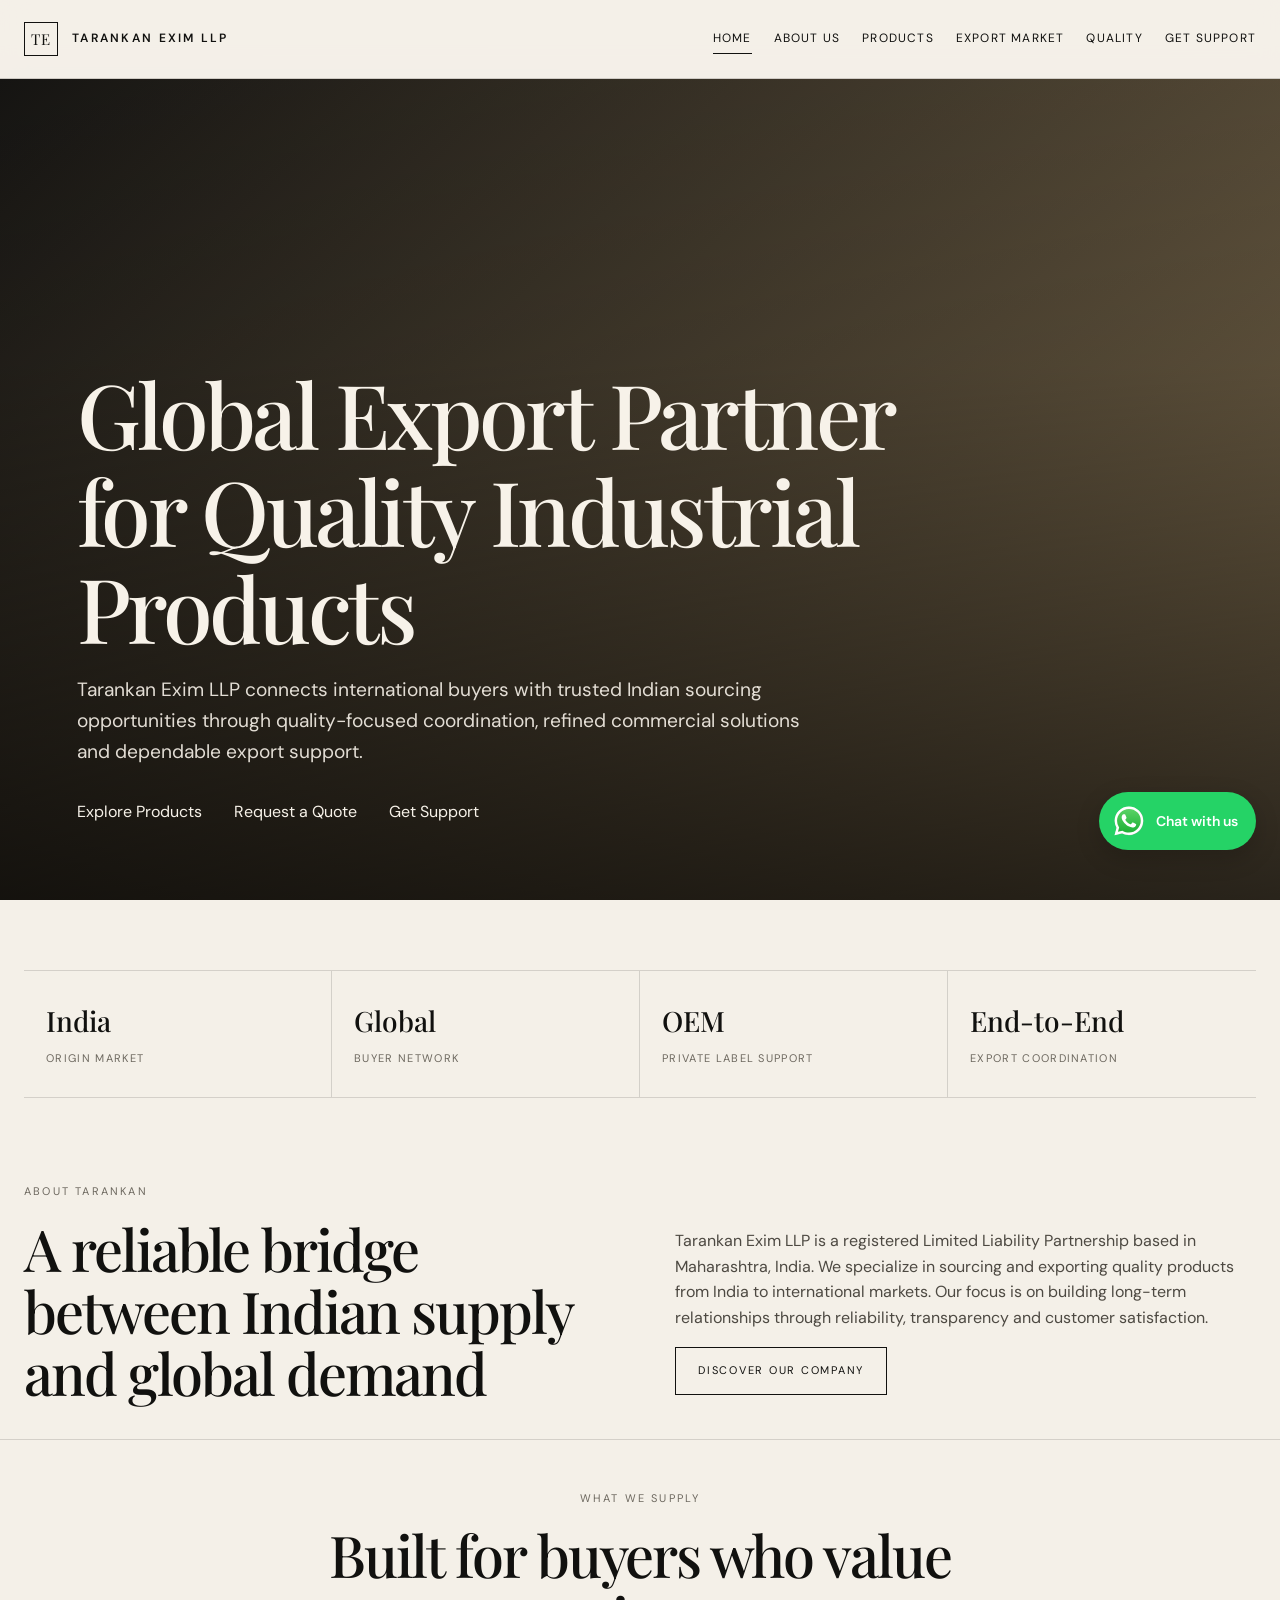
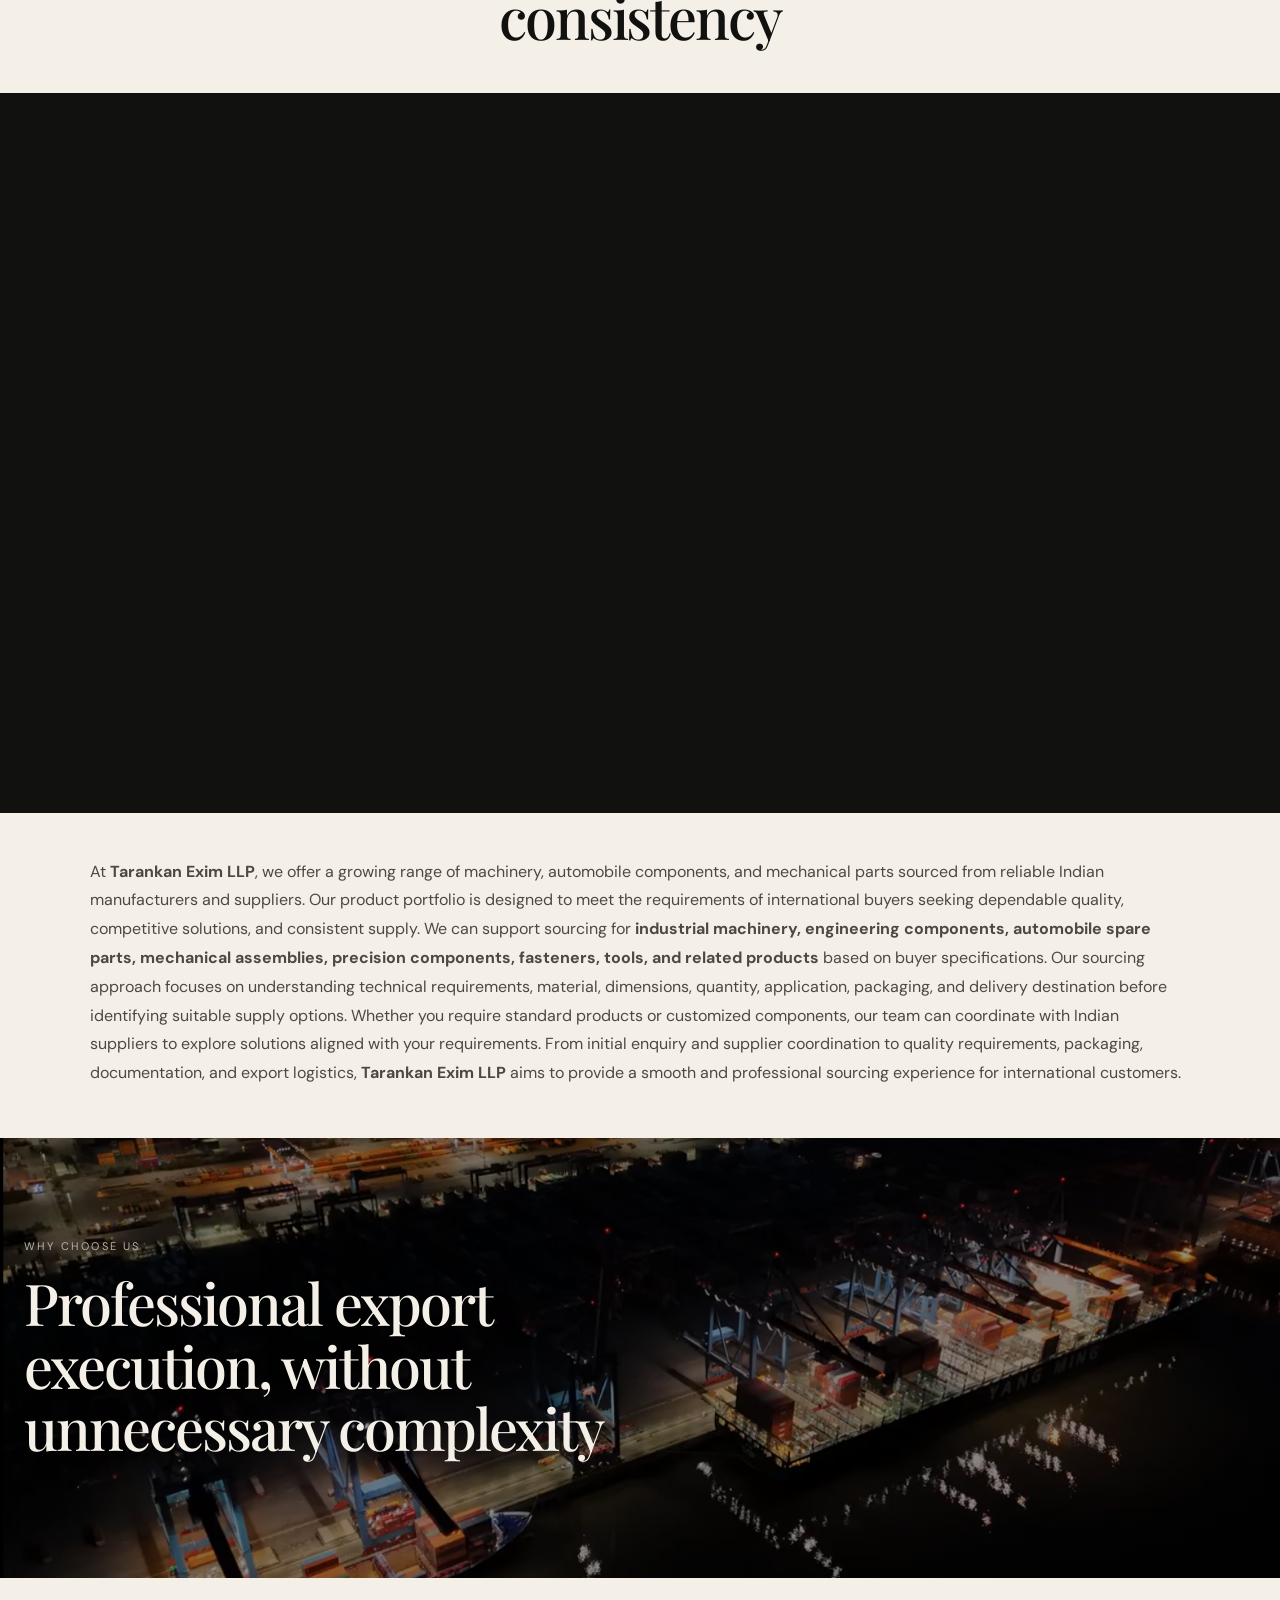
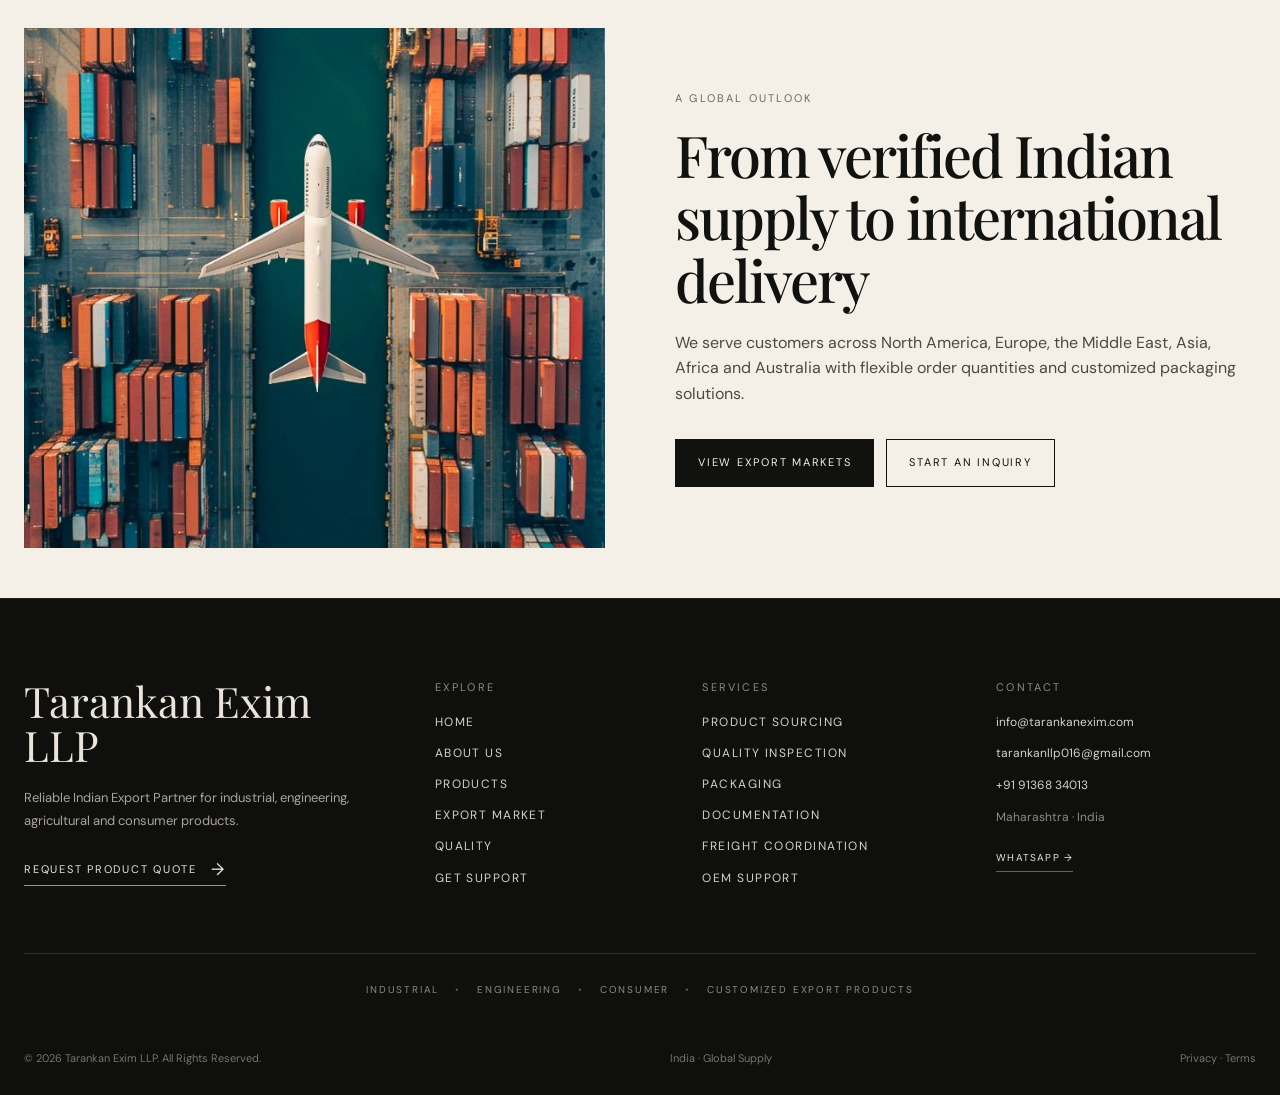
<file: index.html>
<!doctype html>
<html lang="en">

<head>
    <meta charset="utf-8">
    <meta name="viewport" content="width=device-width,initial-scale=1">
    <meta property="og:title" content="Tarankan Exim LLP" />
    <meta property="og:description" content="Tarankan Exim LLP is an emerging Indian export company committed to supplying premium-quality products to foreign buyers." />
    <meta property="og:url" content="https://rohannnnnnnnnn010-cmd.github.io/v14-tarankanweb/index.html" />
    <meta property="og:type" content="website" />

    <!-- WhatsApp Preview Image -->
    <meta property="og:image" content="https://raw.githubusercontent.com/rohannnnnnnnnn010-cmd/v14-tarankanweb/refs/heads/main/assets/about%20us/open-graph-about-us-background.png" />
    <meta property="og:image:alt" content="Indian sourcing prepared for the world." />
    <meta property="og:image:type" content="image/png" />
    <meta property="og:image:width" content="1200" />
    <meta property="og:image:height" content="630" />
    <title>Tarankan Exim LLP | Global Export Partner</title>
    <meta name="description"
        content="Tarankan Exim LLP is an Indian export company supplying industrial, engineering, agricultural and consumer products worldwide.">
    <link rel="icon" type="image/png" href="assets/logo.png">
        <link rel="stylesheet" href="css/style.css">
</head>

<body class="home-page">
    <header class="site-header">
        <div class="container nav"><a class="brand" href="index.html"><span class="brand-mark">TE</span><span
                    class="brand-text">Tarankan Exim LLP</span></a><button class="menu-btn" aria-label="Open menu"
                aria-expanded="false">☰</button>
            <nav class="nav-links"><a class="active" href="index.html">Home</a><a href="about.html">About US</a><a
                    href="products.html">Products</a><a href="markets.html">Export Market</a><a
                    href="quality.html">Quality</a><a href="get-support.html">Get Support</a>
            </nav>
        </div>
    </header>
    <main>
        <section class="hero">
            <div class="hero-copy">
                <div class="hero-copy-inner">
                    <!-- <div class="eyebrow">Indian Export House · Maharashtra</div> -->
                    <h1>Global Export Partner for Quality Industrial Products</h1>
                    <p class="lead">Tarankan Exim LLP connects international buyers with trusted Indian sourcing
                        opportunities through quality-focused coordination, refined commercial solutions and dependable
                        export support.</p>
                    <div class="btn-row"><a class="" id = "home-video-button" href="products.html">Explore Products</a><a class="" id = "home-video-button"
                            href="inquiry.html">Request a Quote</a><a class="" id = "home-video-button" href="get-support.html">Get Support</a>
                    </div>
                </div>
            </div>
            <div class="hero-visual">
                <!-- <img 
        src="assets/home/hero.png" alt="Tarankan Exim international export operations"class="hero-image"> -->
                <video class="hero-video" autoplay muted loop playsinline>
                    <source src="assets/home/hero.mp4" type="video/mp4">
                </video>
                <!-- <div class="hero-meta">Industrial · Engineering · Agriculture · Consumer</div> -->
            </div>
        </section>
        <section class="section tight">
            <div class="container stat-strip">
                <div class="stat"><strong>India</strong><span>Origin market</span></div>
                <div class="stat"><strong>Global</strong><span>Buyer network</span></div>
                <div class="stat"><strong>OEM</strong><span>Private label support</span></div>
                <div class="stat"><strong>End-to-End</strong><span>Export coordination</span></div>
            </div>
        </section>
        <section class="section" id="home-about-tarankan-section">
            <div class="container two-col">
                <div>
                    <div class="eyebrow">About Tarankan</div>
                    <h2>A reliable bridge between Indian supply and global demand</h2>
                </div>
                <div>
                    <p class="body-copy">Tarankan Exim LLP is a registered Limited Liability Partnership based in
                        Maharashtra, India. We specialize in sourcing and exporting quality products from India to
                        international markets. Our focus is on building long-term relationships through reliability,
                        transparency and customer satisfaction.</p><a class="btn" href="about.html">Discover Our
                        Company</a>
                </div>
            </div>
        </section>
        <!-- <section class="section section-rule">
            <div class="container">
                <div class="eyebrow">What We Supply</div>
                <h2>Built for buyers who value consistency.</h2>
                <div class="three-col" style="margin-top:36px"><a class="category-card" href="products.html#industrial">
                    <img src="assets\home\industrial & engineering.png" alt="Agricultural products"class="category-card-image">
                        <div class="category-card-content">
                            <h3>Industrial & Engineering</h3>
                            <p>Screws, bearings, wires, cables, electric motors, compressors, machine parts and more.
                            </p>
                        </div>
                    </a><a class="category-card" href="products.html#agri">
                        <img src="assets\home\agricultural.jpg" alt="Agricultural products"class="category-card-image">
                        <div class="category-card-content">
                            <h3>Agricultural</h3>
                            <p>Grains, pulses, spices, oil seeds, fresh produce and processed foods.</p>
                        </div>
                    </a><a class="category-card" href="products.html#consumer">
                        <img src="assets\home\consumer & custom.jpg" alt="Agricultural products"class="category-card-image">
                        <div class="category-card-content">
                            <h3>Consumer & Custom</h3>
                            <p>Household, packaging, plastic, daily utility and customer-specific sourcing.</p>
                        </div>
                    </a></div>
            </div>
        </section> -->
        <section class="section section-rule what-we-supply">
            <div class="container">

                <!-- Line 1 -->
                <div class="eyebrow">What We Supply</div>

                <!-- Line 2 -->
                <h2>Built for buyers who value consistency</h2>

                <!-- 1:1 Image -->
                <!-- <div class="what-we-supply-image">
                    <img src="assets/home/what-we-supply.png"
                        alt="Machinery, automobile components and mechanical parts">
                </div> -->

                <div class="what-we-supply-video">
                <video
                    autoplay
                    muted
                    loop
                    playsinline
                    preload="metadata"
                    aria-label="Machinery, automobile components and mechanical parts">

                    <source src="assets/home/what-we-supply.mp4" type="video/mp4">

                    Your browser does not support the video tag.
                </video>
            </div>

                <!-- Paragraph -->
                <div class="what-we-supply-copy">
                    <p>
                At <strong>Tarankan Exim LLP</strong>, we offer a growing range of machinery,
                automobile components, and mechanical parts sourced from reliable Indian
                manufacturers and suppliers. Our product portfolio is designed to meet the
                requirements of international buyers seeking dependable quality, competitive
                solutions, and consistent supply. We can support sourcing for
                <strong>industrial machinery, engineering components, automobile spare parts,
                mechanical assemblies, precision components, fasteners, tools, and related
                products</strong> based on buyer specifications. Our sourcing approach focuses
                on understanding technical requirements, material, dimensions, quantity,
                application, packaging, and delivery destination before identifying suitable
                supply options. Whether you require standard products or customized components,
                our team can coordinate with Indian suppliers to explore solutions aligned with
                your requirements. From initial enquiry and supplier coordination to quality
                requirements, packaging, documentation, and export logistics,
                <strong>Tarankan Exim LLP</strong> aims to provide a smooth and professional
                sourcing experience for international customers.
            </p>
                    <!-- <ul>
                        <li>At Tarankan Exim LLP, we offer a growing range of machinery, automobile components, and
                            mechanical parts sourced from reliable Indian manufacturers and suppliers.</li>
                        <li>Our product portfolio is designed to meet the requirements of international buyers seeking
                            dependable quality, competitive solutions, and consistent supply.</li>
                        <li>We can support sourcing for industrial machinery, engineering components, automobile spare
                            parts, mechanical assemblies, precision components, fasteners, tools, and related products
                            based on buyer specifications.</li>
                        <li>Our sourcing approach focuses on understanding technical requirements, material, dimensions,
                            quantity, application, packaging, and delivery destination before identifying suitable
                            supply options.</li>
                        <li>Whether you require standard products or customized components, our team can coordinate with
                            Indian suppliers to explore solutions aligned with your requirements.</li>
                        <li>From initial enquiry and supplier coordination to quality requirements, packaging,
                            documentation, and export logistics, Tarankan Exim LLP aims to provide a smooth and
                            professional sourcing experience for international customers.</li>
                    </ul> -->
                </div>

            </div>
        </section>
        <!-- <section class="section dark">
            <div class="container two-col">
                <div>
                    <div class="eyebrow">Why Choose Us</div>
                    <h2>Professional export execution, without unnecessary complexity.</h2>
                </div>
                <div class="why-video">
                    <video autoplay muted loop playsinline>
                        <source src="assets/home/why-choose-us.mp4" type="video/mp4">
                    </video>
                </div>
            </div>
        </section> -->
        <section class="section dark why-section" id = "home-ship-video-section">

            <!-- Full-section video background -->
            <div class="why-video">
                <video poster="assets/home/ship-poster.png" autoplay muted loop playsinline>
                    <source src="assets/home/why-choose-us.mp4" type="video/mp4">
                </video>
            </div>

            <!-- Your existing text stays above the video -->
            <div class="container two-col">
                <div>
                    <div class="eyebrow">Why Choose Us</div>
                    <h2>Professional export execution, without unnecessary complexity</h2>
                </div>
            </div>

        </section>
        <section class="section">
            <div class="container two-col">
                <div class="visual">
                    <img src="assets\home\international-supply.jpg" alt="Tarankan Exim global export"
                        class="visual-image">
                </div>
                <div>
                    <div class="eyebrow">A Global Outlook</div>
                    <h2>From verified Indian supply to international delivery</h2>
                    <p class="body-copy">We serve customers across North America, Europe, the Middle East, Asia, Africa
                        and Australia with flexible order quantities and customized packaging solutions.</p>
                    <div class="btn-row"><a class="btn dark" href="markets.html">View Export Markets</a><a class="btn"
                            href="inquiry.html">Start an Inquiry</a></div>
                </div>
            </div>
        </section>
        <!-- WhatsApp Floating Chat --> <a
            href="https://wa.me/919136834013?text=Hello%20Tarankan%20Exim%20LLP%2C%20I%20would%20like%20to%20know%20more."
            class="whatsapp-float" target="_blank" rel="noopener noreferrer" aria-label="Chat with us on WhatsApp">
            <span class="whatsapp-icon"><img src="assets/WhatsApp.svg" alt=""></span> <span class="whatsapp-text">Chat
                with us</span> </a>
    </main>
    <!-- <footer>
        <div class="container footer-top">
            <div>
                <div class="footer-brand">Tarankan Exim LLP</div>
                <p class="footer-muted">Reliable Indian Export Partner for industrial, engineering, agricultural and
                    consumer products.</p>
            </div>
            <div>
                <div class="eyebrow">Quick Links</div>
                <div class="footer-links"><a href="index.html">Home</a><a href="about.html">About Us</a><a
                        href="products.html">Products</a><a href="markets.html">Export Market</a><a
                        href="get-support.html">Get Support</a></div>
            </div>
            <div>
                <div class="eyebrow">Contact</div>
                <div class="footer-links"><a href="mailto:info@tarankanexim.com">info@tarankanexim.com</a><a
                        href="tel:+91 9136834013">+91 91368 34013</a><span>Ahmednagar, Maharashtra · India</span></div>
            </div>
        </div>
        <div class="container footer-bottom"><span>© <span data-year></span> Tarankan Exim LLP. All Rights
                Reserved.</span><span><a href="privacy.html">Privacy</a> · <a href="terms.html">Terms</a></span></div>
    </footer> -->
    <footer>

        <div class="container footer-top">

            <!-- Brand -->
            <div class="footer-brand-column">

                <div class="footer-brand">
                    Tarankan Exim LLP
                </div>

                <p class="footer-muted">
                    Reliable Indian Export Partner for industrial, engineering,
                    agricultural and consumer products.
                </p>

                <a href="inquiry.html" class="footer-quote-btn">
                    Request Product Quote
                    <span>→</span>
                </a>

            </div>


            <!-- Explore -->
            <div class="footer-column">

                <div class="eyebrow">
                    Explore
                </div>

                <div class="footer-links">
                    <a href="index.html">Home</a>
                    <a href="about.html">About Us</a>
                    <a href="products.html">Products</a>
                    <a href="markets.html">Export Market</a>
                    <a href="quality.html">Quality</a>
                    <a href="get-support.html">Get Support</a>
                </div>

            </div>


            <!-- Services -->
            <div class="footer-column">

                <div class="eyebrow">
                    Services
                </div>

                <div class="footer-links">
                    <a href="products.html#industrial">Product Sourcing</a>
                    <a href="quality.html">Quality Inspection</a>
                    <a href="products.html#consumer">Packaging</a>
                    <a href="products.html#documentation">Documentation</a>
                    <a href="products.html#services-hero">Freight Coordination</a>
                    <a href="products.html#consumer">OEM Support</a>
                </div>

            </div>


            <!-- Contact -->
            <div class="footer-column">

                <div class="eyebrow">
                    Contact
                </div>

                <div class="footer-contact">

                    <a href="mailto:info@tarankanexim.com">
                        info@tarankanexim.com
                    </a>

                    <a href="mailto:tarankanllp016@gmail.com">
                        tarankanllp016@gmail.com
                    </a>

                    <a href="tel:+91 9136834013">
                        +91 91368 34013
                    </a>

                    <span>
                        Maharashtra · India
                    </span>

                    <a
                        href="https://wa.me/919136834013?text=Hello%20Tarankan%20Exim%20LLP%2C%20I%20would%20like%20to%20know%20more."
                        target="_blank"
                        rel="noopener noreferrer"
                        class="footer-whatsapp">
                        WhatsApp →
                    </a>

                </div>

            </div>

        </div>


        <!-- Capabilities strip -->
        <div class="container footer-capabilities">

            <span>Industrial</span>
            <span>Engineering</span>
            <span>Consumer</span>
            <span>Customized Export Products</span>

        </div>


        <!-- Bottom -->
        <div class="container footer-bottom">

            <span>
                © <span data-year></span> Tarankan Exim LLP.
                All Rights Reserved.
            </span>

            <span>
                India · Global Supply
            </span>

            <span>
                <a href="privacy.html">Privacy</a>
                ·
                <a href="terms.html">Terms</a>
            </span>

        </div>

    </footer>
    <script src="js/main.js"></script>
</body>

</html>
</file>
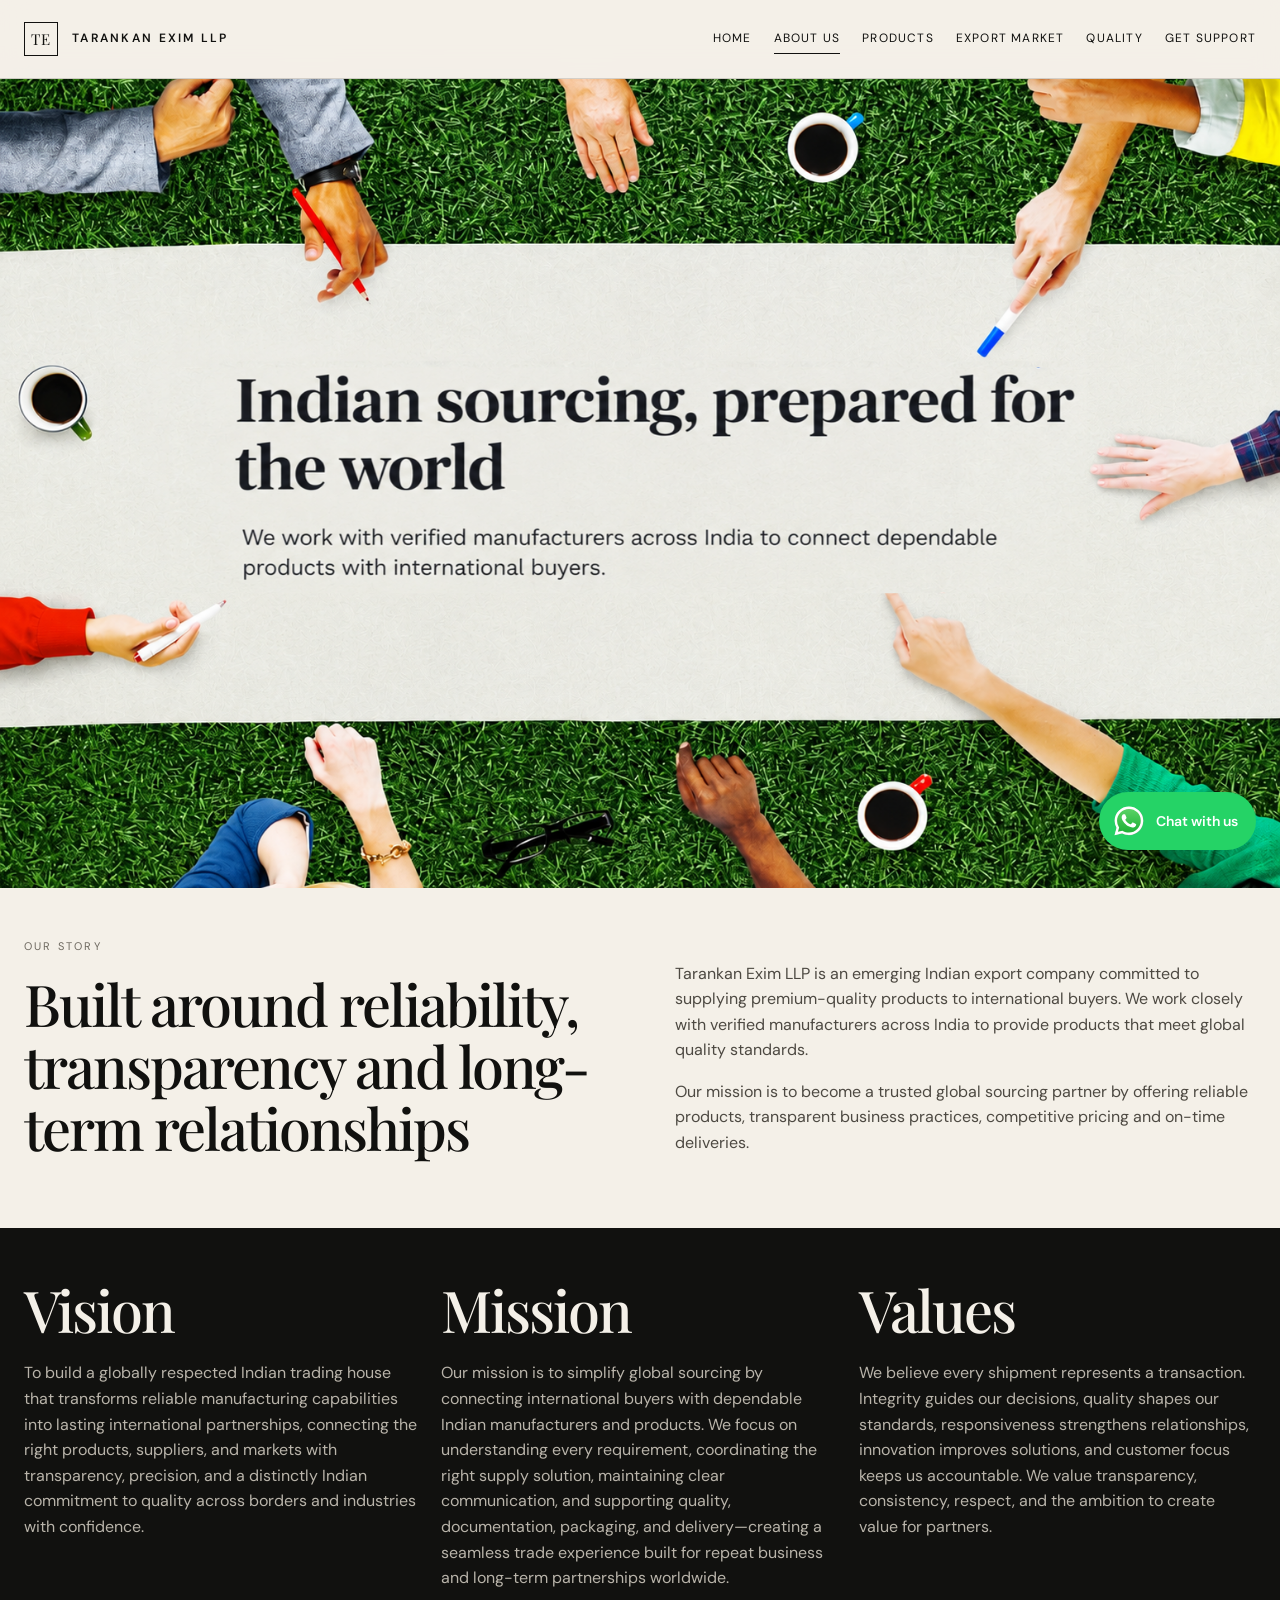
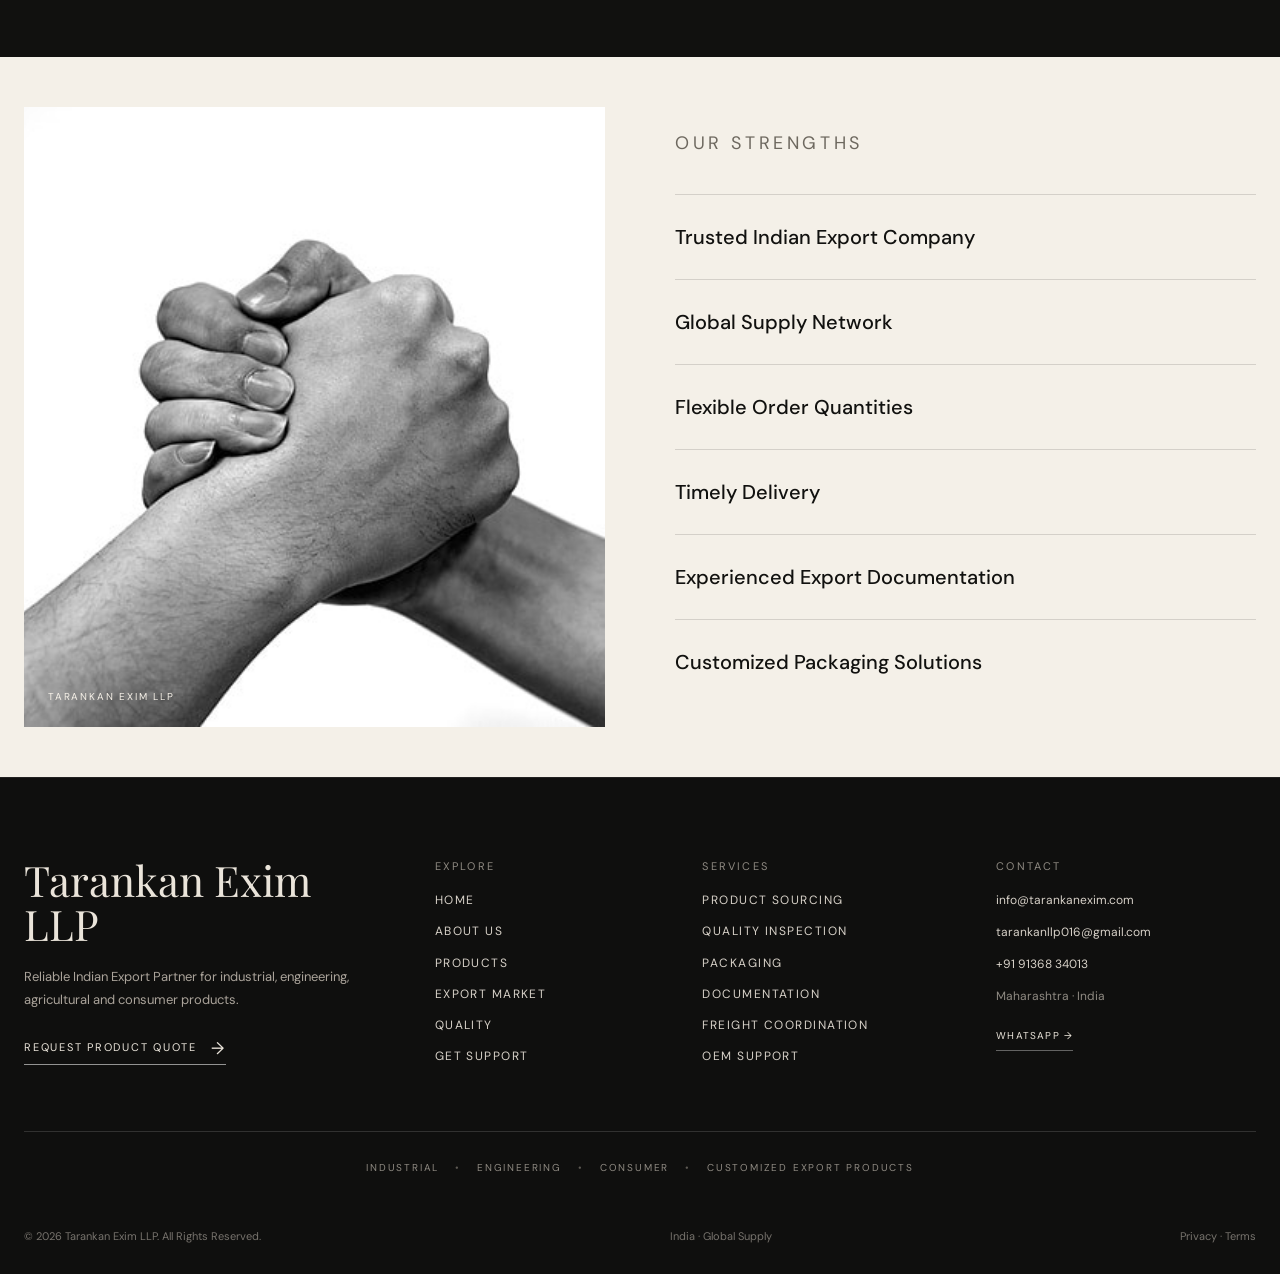
<file: about.html>
<!doctype html>
<html lang="en">

<head>
    <meta charset="utf-8">
    <meta name="viewport" content="width=device-width,initial-scale=1">
    <title>About Us | Tarankan Exim LLP</title>
    <meta name="description"
        content="Learn about Tarankan Exim LLP, an emerging Indian merchant exporter serving global buyers.">
        <link rel="icon" type="image/png" href="assets/logo.png">
    <link rel="stylesheet" href="css/style.css">
</head>

<body>
    <header class="site-header">
        <div class="container nav"><a class="brand" href="index.html"><span class="brand-mark">TE</span><span
                    class="brand-text">Tarankan Exim LLP</span></a><button class="menu-btn" aria-label="Open menu"
                aria-expanded="false">☰</button>
            <nav class="nav-links"><a class="" href="index.html">Home</a><a class="active" href="about.html">About
                    Us</a><a class="" href="products.html">Products</a><a class="" href="markets.html">Export
                    Market</a><a class="" href="quality.html">Quality</a><a class="" href="get-support.html">Get Support</a>
            </nav>
        </div>
    </header>
    <main>
        <section class="about-image">
            <img src="assets/about us/about-us-background.png" alt="Tarankan Exim LLP">
        </section>
        <!-- <section class="page-hero" id = "about-us-main">
            <div class="container">
                <div class="eyebrow">About Tarankan Exim LLP</div>
                <h1>Indian sourcing, prepared for the world.</h1>
                <p class="lead">We work with verified manufacturers across India to connect dependable products with
                    international buyers.</p>
            </div>
        </section> -->
        <section class="section">
            <div class="container two-col">
                <div>
                    <div class="eyebrow">Our Story</div>
                    <h2>Built around reliability, transparency and long-term relationships</h2>
                </div>
                <div>
                    <p class="body-copy">Tarankan Exim LLP is an emerging Indian export company committed to supplying
                        premium-quality products to international buyers. We work closely with verified manufacturers
                        across India to provide products that meet global quality standards.</p>
                    <p class="body-copy">Our mission is to become a trusted global sourcing partner by offering reliable
                        products, transparent business practices, competitive pricing and on-time deliveries.</p>
                </div>
            </div>
        </section>
        <section class="section dark">
            <div class="container three-col">
                <div>
                    <!-- <div class="eyebrow"></div> -->
                    <h2>Vision</h2>
                    <p class="body-copy">To build a globally respected Indian trading house that transforms reliable
                        manufacturing capabilities into lasting international partnerships, connecting the right
                        products, suppliers, and markets with transparency, precision, and a distinctly Indian
                        commitment to quality across borders and industries with confidence.</p>
                </div>
                <div>
                    <!-- <div class="eyebrow"></div> -->
                    <h2>Mission</h2>
                    <p class="body-copy">Our mission is to simplify global sourcing by connecting international buyers
                        with dependable Indian manufacturers and products. We focus on understanding every requirement,
                        coordinating the right supply solution, maintaining clear communication, and supporting quality,
                        documentation, packaging, and delivery—creating a seamless trade experience built for repeat
                        business and long-term partnerships worldwide.</p>
                </div>
                <div>
                    <!-- <div class="eyebrow"></div> -->
                    <h2>Values</h2>
                    <p class="body-copy">We believe every shipment represents a transaction. Integrity guides our
                        decisions, quality shapes our standards, responsiveness strengthens relationships, innovation
                        improves solutions, and customer focus keeps us accountable. We value transparency, consistency,
                        respect, and the ambition to create value for partners.</p>
                </div>
            </div>
        </section>
        <section class="section">
            <div class="container two-col">
                <div class="visual tall">
                    <img src="assets/about us/strength.png" alt="Tarankan Exim LLP company" class="visual-image">
                    <span class="visual-label">Tarankan Exim LLP</span>
                </div>
                <div class="strengths-content">
                    <div class="eyebrow" id="our-strength-text">Our Strengths</div>
                    <ul class="clean-list">
                        <li><span>Trusted Indian Export Company</span><span></span></li>
                        <li><span>Global Supply Network</span><span></span></li>
                        <li><span>Flexible Order Quantities</span><span></span></li>
                        <li><span>Timely Delivery</span><span></span></li>
                        <li><span>Experienced Export Documentation</span><span></span></li>
                        <li><span>Customized Packaging Solutions</span><span></span></li>
                    </ul>
                </div>
            </div>
        </section>
        <!-- WhatsApp Floating Chat --> <a
            href="https://wa.me/919136834013?text=Hello%20Tarankan%20Exim%20LLP%2C%20I%20would%20like%20to%20know%20more."
            class="whatsapp-float" target="_blank" rel="noopener noreferrer" aria-label="Chat with us on WhatsApp">
            <span class="whatsapp-icon"><img src="assets/WhatsApp.svg" alt=""></span> <span class="whatsapp-text">Chat
                with us</span> </a>
    </main>
    <!-- <footer>
        <div class="container footer-top">
            <div>
                <div class="footer-brand">Tarankan Exim LLP</div>
                <p class="footer-muted">Reliable Indian Export Partner for industrial, engineering, agricultural and
                    consumer products.</p>
            </div>
            <div>
                <div class="eyebrow">Quick Links</div>
                <div class="footer-links"><a href="index.html">Home</a><a href="about.html">About Us</a><a
                        href="products.html">Products</a><a href="markets.html">Export Market</a><a
                        href="get-support.html">Get Support</a></div>
            </div>
            <div>
                <div class="eyebrow">Contact</div>
                <div class="footer-links"><a href="mailto:info@tarankanexim.com">info@tarankanexim.com</a><a
                        href="tel:+91 9136834013">+91 91368 34013</a><span>Ahmednagar, Maharashtra · India</span></div>
            </div>
        </div>
        <div class="container footer-bottom"><span>© <span data-year></span> Tarankan Exim LLP. All Rights
                Reserved.</span><span><a href="privacy.html">Privacy</a> · <a href="terms.html">Terms</a></span></div>
    </footer> -->
    <footer>

        <div class="container footer-top">

            <!-- Brand -->
            <div class="footer-brand-column">

                <div class="footer-brand">
                    Tarankan Exim LLP
                </div>

                <p class="footer-muted">
                    Reliable Indian Export Partner for industrial, engineering,
                    agricultural and consumer products.
                </p>

                <a href="inquiry.html" class="footer-quote-btn">
                    Request Product Quote
                    <span>→</span>
                </a>

            </div>


            <!-- Explore -->
            <div class="footer-column">

                <div class="eyebrow">
                    Explore
                </div>

                <div class="footer-links">
                    <a href="index.html">Home</a>
                    <a href="about.html">About Us</a>
                    <a href="products.html">Products</a>
                    <a href="markets.html">Export Market</a>
                    <a href="quality.html">Quality</a>
                    <a href="get-support.html">Get Support</a>
                </div>

            </div>


            <!-- Services -->
            <div class="footer-column">

                <div class="eyebrow">
                    Services
                </div>

                <div class="footer-links">
                    <a href="products.html#industrial">Product Sourcing</a>
                    <a href="quality.html">Quality Inspection</a>
                    <a href="products.html#consumer">Packaging</a>
                    <a href="products.html#documentation">Documentation</a>
                    <a href="products.html#services-hero">Freight Coordination</a>
                    <a href="products.html#consumer">OEM Support</a>
                </div>

            </div>


            <!-- Contact -->
            <div class="footer-column">

                <div class="eyebrow">
                    Contact
                </div>

                <div class="footer-contact">

                    <a href="mailto:info@tarankanexim.com">
                        info@tarankanexim.com
                    </a>

                    <a href="mailto:tarankanllp016@gmail.com">
                        tarankanllp016@gmail.com
                    </a>

                    <a href="tel:+91 9136834013">
                        +91 91368 34013
                    </a>

                    <span>
                        Maharashtra · India
                    </span>

                    <a
                        href="https://wa.me/919136834013?text=Hello%20Tarankan%20Exim%20LLP%2C%20I%20would%20like%20to%20know%20more."
                        target="_blank"
                        rel="noopener noreferrer"
                        class="footer-whatsapp">
                        WhatsApp →
                    </a>

                </div>

            </div>

        </div>


        <!-- Capabilities strip -->
        <div class="container footer-capabilities">

            <span>Industrial</span>
            <span>Engineering</span>
            <span>Consumer</span>
            <span>Customized Export Products</span>

        </div>


        <!-- Bottom -->
        <div class="container footer-bottom">

            <span>
                © <span data-year></span> Tarankan Exim LLP.
                All Rights Reserved.
            </span>

            <span>
                India · Global Supply
            </span>

            <span>
                <a href="privacy.html">Privacy</a>
                ·
                <a href="terms.html">Terms</a>
            </span>

        </div>

    </footer>
    <script src="js/main.js"></script>
</body>

</html>
</file>
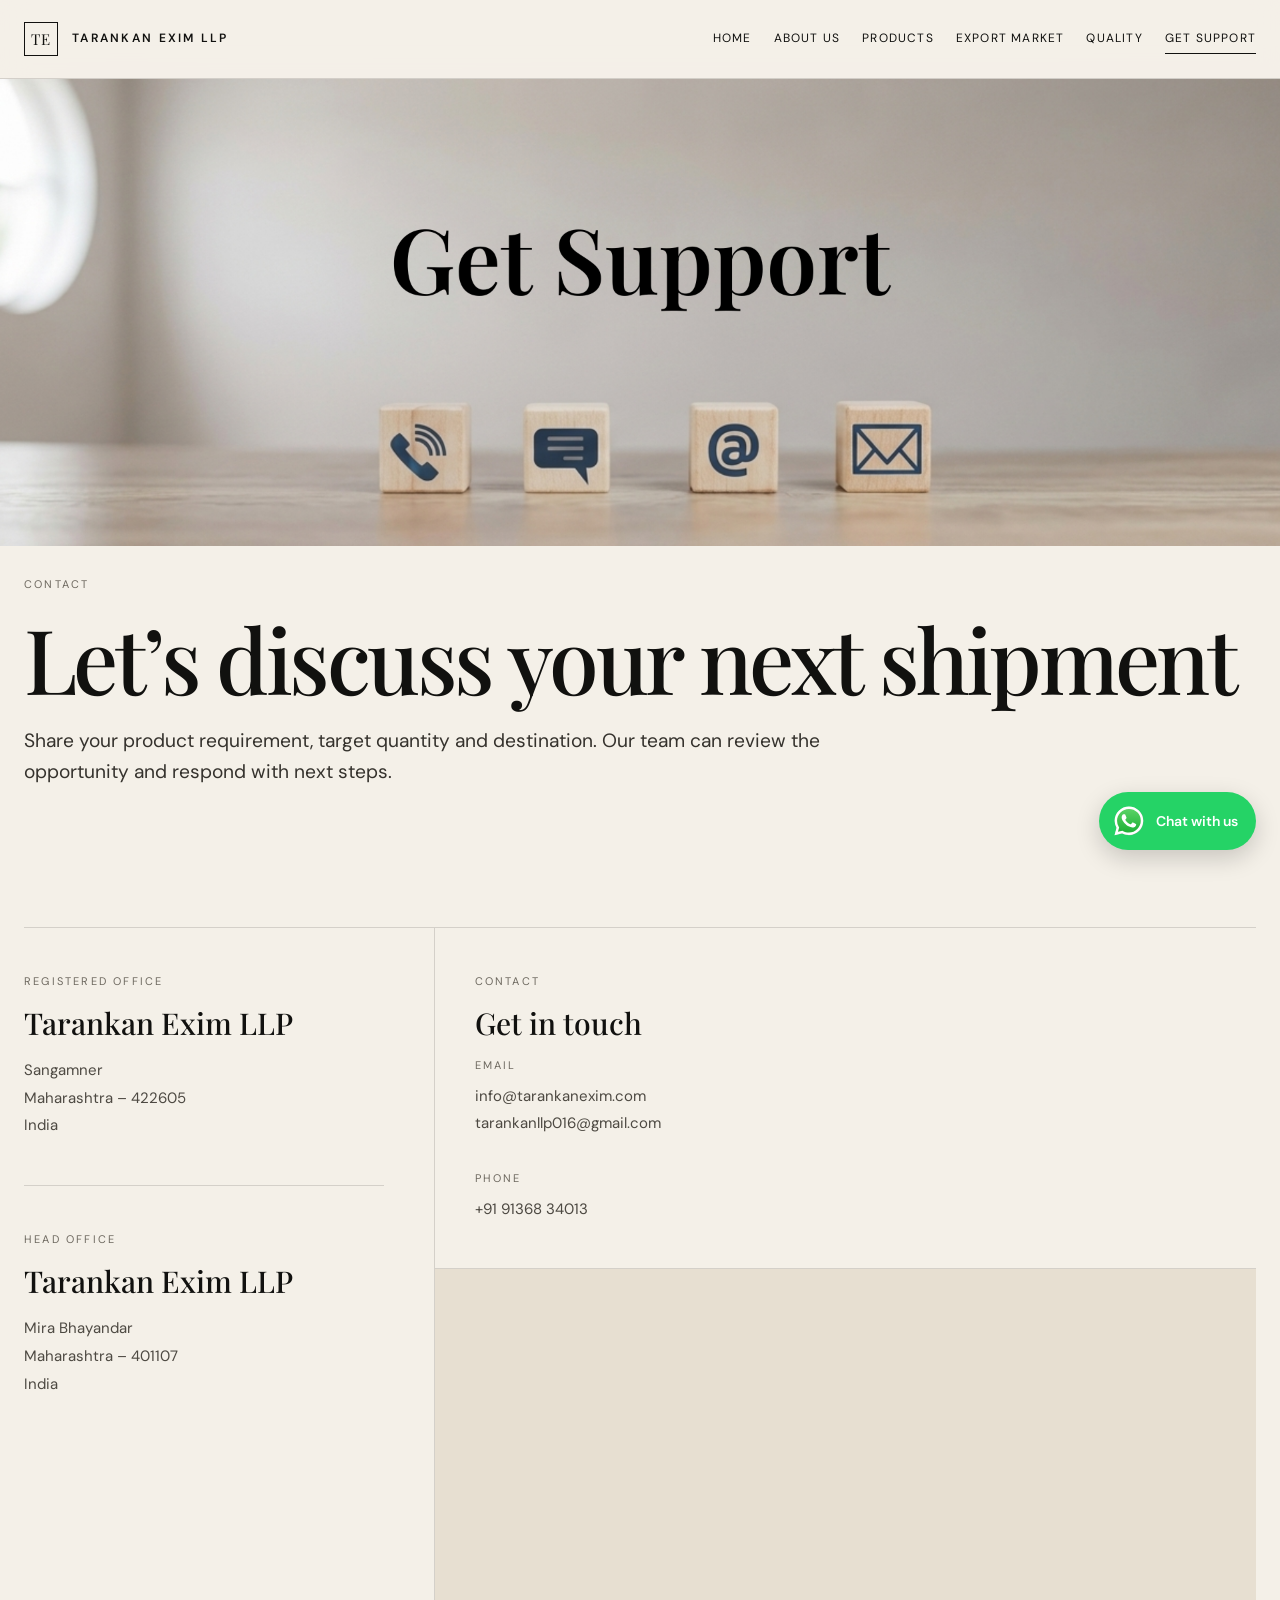
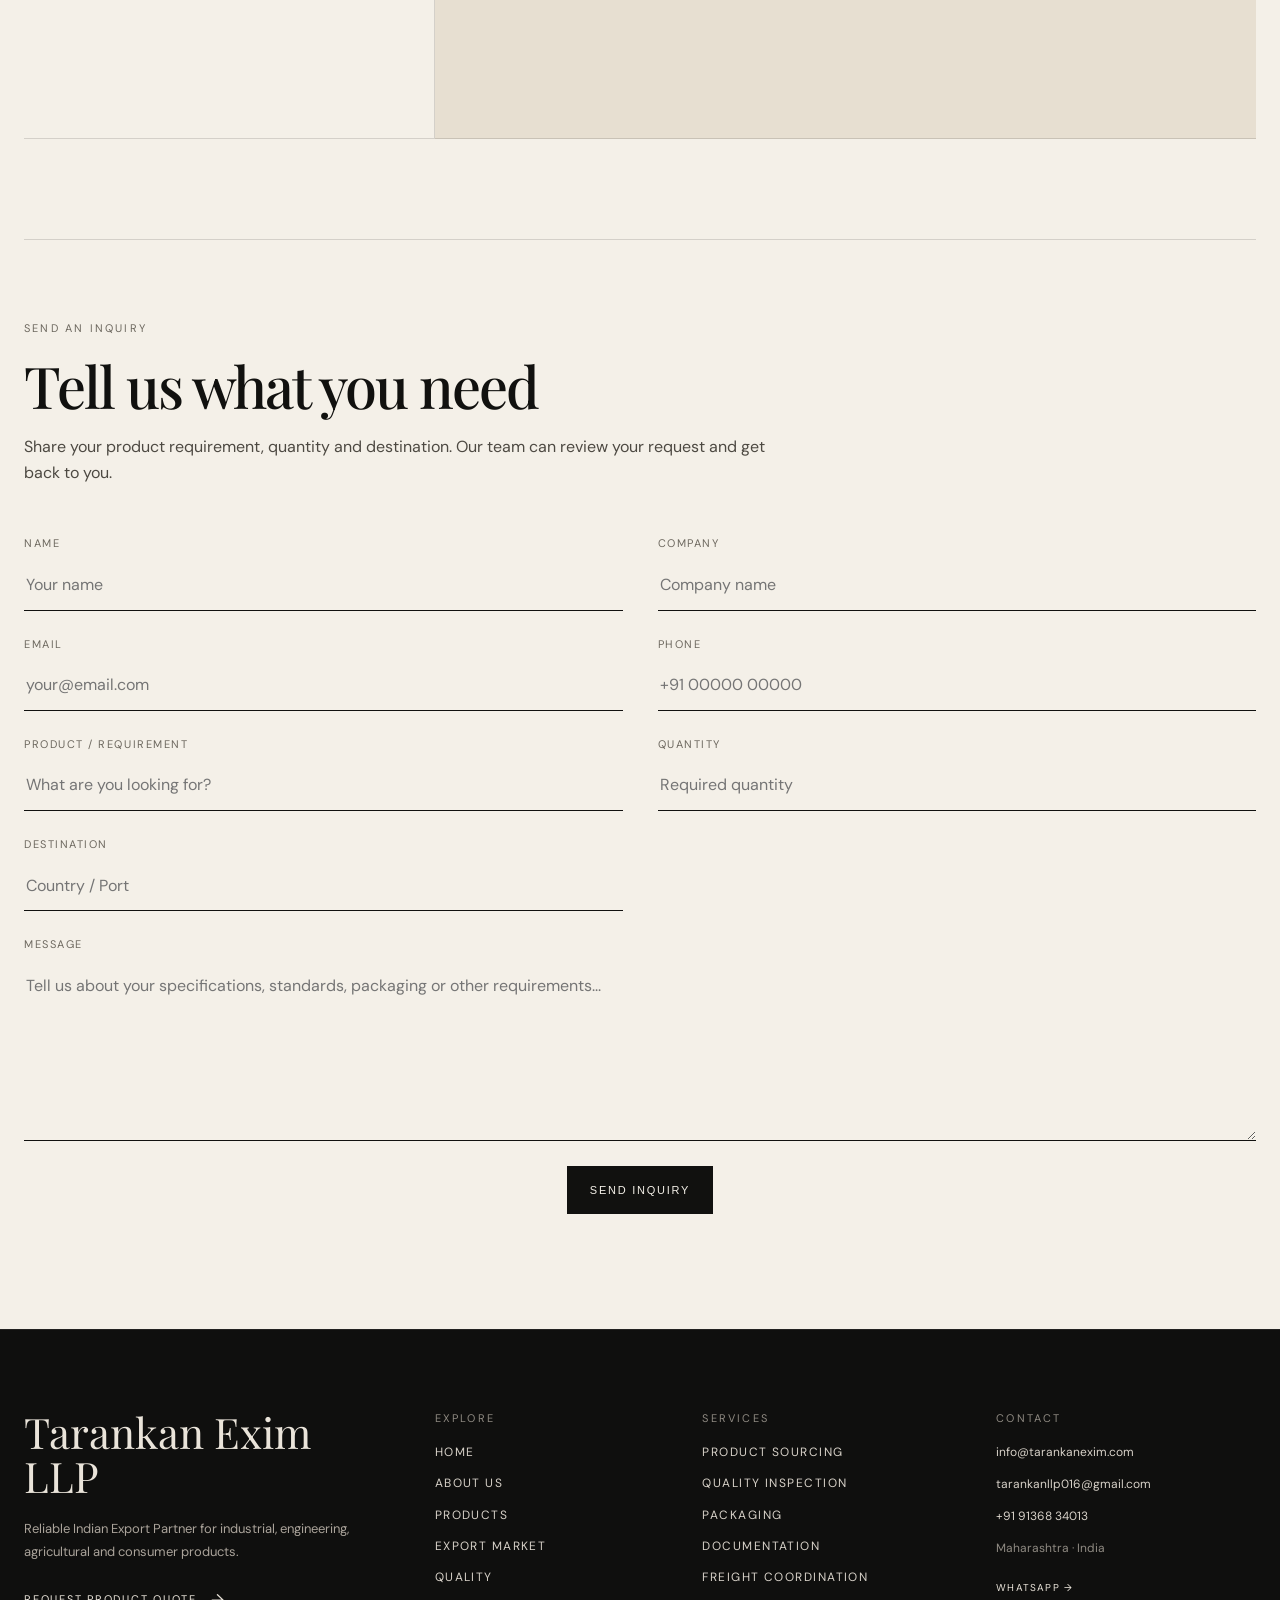
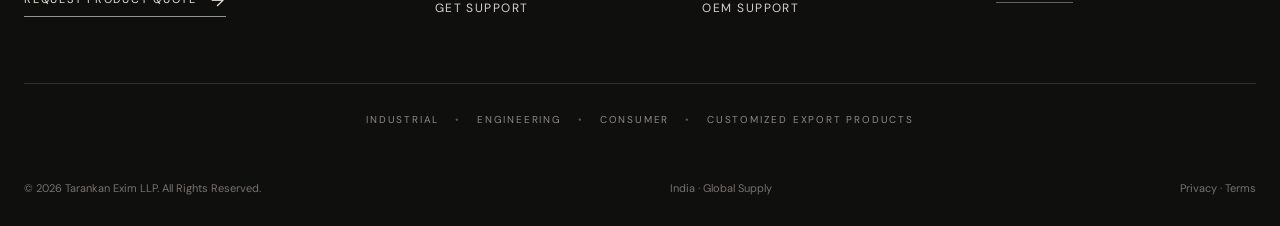
<file: get-support.html>
<!doctype html>
<html lang="en">

<head>
    <meta charset="utf-8">
    <meta name="viewport" content="width=device-width,initial-scale=1">
    <title>Get Support | Tarankan Exim LLP</title>
    <meta name="description"
        content="Contact Tarankan Exim LLP for export product enquiries, sourcing and international supply.">
        <link rel="icon" type="image/png" href="assets/logo.png">
    <link rel="stylesheet" href="css/style.css">
</head>

<body>
    <header class="site-header">
        <div class="container nav"><a class="brand" href="index.html"><span class="brand-mark">TE</span><span
                    class="brand-text">Tarankan Exim LLP</span></a><button class="menu-btn" aria-label="Open menu"
                aria-expanded="false">☰</button>
            <nav class="nav-links"><a class="" href="index.html">Home</a><a class="" href="about.html">About Us</a><a
                    class="" href="products.html">Products</a><a class=""
                    href="markets.html">Export Market</a><a class="" href="quality.html">Quality</a><a class="active"
                    href="get-support.html">Get Support</a></nav>
        </div>
    </header>
    <main>
        <!-- Contact Top Image -->
        <section class="contact-top-image">
            <img src="assets/contact/get-support.png" alt="Tarankan Exim facility">
        </section>
        <section class="page-hero" id = "get-support-below-image">
            <div class="container">
                <div class="eyebrow">Contact</div>
                <h1>Let’s discuss your next shipment</h1>
                <p class="lead">Share your product requirement, target quantity and destination. Our team can review the
                    opportunity and respond with next steps.</p>
            </div>
        </section>
        <!-- <section class="section">
            <div class="container form-shell">
                <div>
                    <div class="eyebrow">Registered Office</div>
                    <h2>Tarankan Exim LLP</h2>
                    <p class="body-copy">C/o Shantaram Kisan Kanwa<br>Wadgaon Landaga<br>Vadgaon
                        Pan<br>Sangamner<br>Ahmednagar<br>Maharashtra – 422605<br>India</p>
                    <div class="eyebrow" style="margin-top:35px">Email</div>
                    <p><a href="mailto:info@tarankanexim.com">info@tarankanexim.com</a><br><a
                            href="mailto:tarankanllp016@gmail.com">tarankanllp016@gmail.com</a></p>
                    <div class="eyebrow" style="margin-top:30px">Phone</div>
                    <p><a href="tel:+91 9136834013">+91 91368 34013</a></p>
                </div>
                <div class="visual"><img src="assets/contact/factory.png" alt="Tarankan Exim factory" class="visual-image"></div>
            </div>
        </section> -->
        <!-- <section class="section office-section">

            <div class="container">

                <div class="office-columns"> -->

                    <!-- Registered Office -->
                    <!-- <div class="office-column">

                        <div class="eyebrow">Registered Office</div>

                        <h3>Tarankan Exim LLP</h3>

                        <p>
                            Sangamner<br>
                            Maharashtra – 422605<br>
                            India
                        </p>

                    </div> -->


                    <!-- Head Office -->
                    <!-- <div class="office-column">

                        <div class="eyebrow">Head Office</div>

                        <h3>Tarankan Exim LLP</h3>

                        <p>
                            Mira Road East<br>
                            Srishti, Mira Bhayandar<br>
                            Maharashtra – 401107<br>
                            India
                        </p>

                    </div> -->


                    <!-- Contact -->
                    <!-- <div class="office-column">

                        <div class="eyebrow">Contact</div>

                        <h3>Get in touch</h3>

                        <div class="contact-block">

                            <div class="contact-label">Email</div>

                            <p>
                                <a href="mailto:info@tarankanexim.com">
                                    info@tarankanexim.com
                                </a><br>

                                <a href="mailto:tarankanllp016@gmail.com">
                                    tarankanllp016@gmail.com
                                </a>
                            </p>

                        </div>


                        <div class="contact-block">

                            <div class="contact-label">Phone</div>

                            <p>
                                <a href="tel:+91 9136834013">
                                    +91 91368 34013
                                </a>
                            </p>

                        </div>

                    </div>

                </div> -->


                <!-- Map -->
                <!-- <div class="office-map">

                    <iframe
                        src="https://www.google.com/maps?q=Mira+Road+East,+Mira+Bhayandar,+Maharashtra+401107&output=embed"
                        loading="lazy"
                        referrerpolicy="no-referrer-when-downgrade"
                        allowfullscreen>
                    </iframe>

                </div> -->

                <!-- Inquiry Form -->
                <!-- <div class="contact-inquiry">

                    <div class="contact-inquiry-heading">
                        <div class="eyebrow">Send an Inquiry</div>

                        <h2>Tell us what you need.</h2>

                        <p class="body-copy">
                            Share your product requirement, quantity and destination.
                            Our team can review your request and get back to you.
                        </p>
                    </div>


                    <form data-inquiry class="contact-inquiry-form">

                        <div class="field">
                            <label for="contact-name">Name</label>
                            <input
                                type="text"
                                id="contact-name"
                                name="name"
                                placeholder="Your name"
                                required>
                        </div>


                        <div class="field">
                            <label for="contact-company">Company</label>
                            <input
                                type="text"
                                id="contact-company"
                                name="company"
                                placeholder="Company name">
                        </div>


                        <div class="field">
                            <label for="contact-email">Email</label>
                            <input
                                type="email"
                                id="contact-email"
                                name="email"
                                placeholder="your@email.com"
                                required>
                        </div>


                        <div class="field">
                            <label for="contact-phone">Phone</label>
                            <input
                                type="tel"
                                id="contact-phone"
                                name="phone"
                                placeholder="+91 00000 00000">
                        </div>


                        <div class="field">
                            <label for="contact-product">Product / Requirement</label>
                            <input
                                type="text"
                                id="contact-product"
                                name="product"
                                placeholder="What are you looking for?"
                                required>
                        </div>


                        <div class="field">
                            <label for="contact-quantity">Quantity</label>
                            <input
                                type="text"
                                id="contact-quantity"
                                name="quantity"
                                placeholder="Required quantity">
                        </div>


                        <div class="field">
                            <label for="contact-destination">Destination</label>
                            <input
                                type="text"
                                id="contact-destination"
                                name="destination"
                                placeholder="Country / Port">
                        </div>


                        <div class="field full">
                            <label for="contact-message">Message</label>
                            <textarea
                                id="contact-message"
                                name="message"
                                placeholder="Tell us about your specifications, standards, packaging or other requirements..."
                                required></textarea>
                        </div>


                        <div class="field full inquiry-submit-row">

                            <button type="submit" class="btn dark">
                                Send Inquiry
                            </button>

                            <div class="form-status" aria-live="polite"></div>

                        </div>

                    </form>

                </div>

                            </div>

        </section> -->
        <section class="section office-section">

    <div class="container office-layout">

        <!-- Column 1: Offices -->
        <div class="office-column offices-column">

            <div class="eyebrow">Registered Office</div>

            <h3>Tarankan Exim LLP</h3>

            <p>
                Sangamner<br>
                Maharashtra – 422605<br>
                India
            </p>


            <div class="office-divider"></div>


            <div class="eyebrow">Head Office</div>

            <h3>Tarankan Exim LLP</h3>

            <p>Mira Bhayandar<br>
                Maharashtra – 401107<br>
                India
            </p>

        </div>


        <!-- Column 2: Contact -->
        <div class="office-column contact-column">

            <div class="eyebrow">Contact</div>

            <h3>Get in touch</h3>

            <div class="contact-block">

                <div class="contact-label">Email</div>

                <p>
                    <a href="mailto:info@tarankanexim.com">
                        info@tarankanexim.com
                    </a><br>

                    <a href="mailto:tarankanllp016@gmail.com">
                        tarankanllp016@gmail.com
                    </a>
                </p>

            </div>


            <div class="contact-block">

                <div class="contact-label">Phone</div>

                <p>
                    <a href="tel:+91 9136834013">
                        +91 91368 34013
                    </a>
                </p>

            </div>

        </div>


        <!-- Column 3: Empty upper area -->
        <div class="office-column map-spacer"></div>


        <!-- Map: spans columns 2 + 3 -->
        <div class="office-map">

            <iframe
                src="https://www.google.com/maps?q=Sangamner,+Maharashtra&output=embed"
                loading="lazy"
                referrerpolicy="no-referrer-when-downgrade"
                allowfullscreen>
            </iframe>

        </div>

    </div>


    <!-- Inquiry form remains below the whole layout -->
    <div class="container">

        <div class="contact-inquiry">

            <div class="contact-inquiry-heading">

                <div class="eyebrow">Send an Inquiry</div>

                <h2>Tell us what you need</h2>

                <p class="body-copy">
                    Share your product requirement, quantity and destination.
                    Our team can review your request and get back to you.
                </p>

            </div>


            <form data-inquiry class="contact-inquiry-form">

                <div class="field">
                    <label for="contact-name">Name</label>
                    <input
                        type="text"
                        id="contact-name"
                        name="name"
                        placeholder="Your name"
                        required>
                </div>

                <div class="field">
                    <label for="contact-company">Company</label>
                    <input
                        type="text"
                        id="contact-company"
                        name="company"
                        placeholder="Company name">
                </div>

                <div class="field">
                    <label for="contact-email">Email</label>
                    <input
                        type="email"
                        id="contact-email"
                        name="email"
                        placeholder="your@email.com"
                        required>
                </div>

                <div class="field">
                    <label for="contact-phone">Phone</label>
                    <input
                        type="tel"
                        id="contact-phone"
                        name="phone"
                        placeholder="+91 00000 00000">
                </div>

                <div class="field">
                    <label for="contact-product">Product / Requirement</label>
                    <input
                        type="text"
                        id="contact-product"
                        name="product"
                        placeholder="What are you looking for?"
                        required>
                </div>

                <div class="field">
                    <label for="contact-quantity">Quantity</label>
                    <input
                        type="text"
                        id="contact-quantity"
                        name="quantity"
                        placeholder="Required quantity">
                </div>

                <div class="field">
                    <label for="contact-destination">Destination</label>
                    <input
                        type="text"
                        id="contact-destination"
                        name="destination"
                        placeholder="Country / Port">
                </div>

                <div class="field full">
                    <label for="contact-message">Message</label>
                    <textarea
                        id="contact-message"
                        name="message"
                        placeholder="Tell us about your specifications, standards, packaging or other requirements..."
                        required></textarea>
                </div>

                <div class="field full inquiry-submit-row">

                    <button type="submit" class="btn dark">
                        Send Inquiry
                    </button>

                    <div class="form-status" aria-live="polite"></div>

                </div>

            </form>

        </div>

    </div>

</section>
        <!-- <section class="section dark">
            <div class="container two-col">
                <div>
                    <div class="eyebrow">Quick Route</div>
                    <h2>Need pricing for a specific product?</h2>
                    <p class="body-copy">Use the inquiry form for a faster commercial conversation.</p>
                </div>
                <div><a class="btn" href="inquiry.html">Open Inquiry Form</a></div>
            </div>
        </section> -->
        <!-- WhatsApp Floating Chat --> <a
            href="https://wa.me/919136834013?text=Hello%20Tarankan%20Exim%20LLP%2C%20I%20would%20like%20to%20know%20more."
            class="whatsapp-float" target="_blank" rel="noopener noreferrer" aria-label="Chat with us on WhatsApp">
            <span class="whatsapp-icon"><img src="assets/WhatsApp.svg" alt=""></span> <span class="whatsapp-text">Chat
                with us</span> </a>
    </main>
    <!-- <footer>
        <div class="container footer-top">
            <div>
                <div class="footer-brand">Tarankan Exim LLP</div>
                <p class="footer-muted">Reliable Indian Export Partner for industrial, engineering, agricultural and
                    consumer products.</p>
            </div>
            <div>
                <div class="eyebrow">Quick Links</div>
                <div class="footer-links"><a href="index.html">Home</a><a href="about.html">About Us</a><a
                        href="products.html">Products</a><a href="markets.html">Export Market</a><a
                        href="get-support.html">Get Support</a></div>
            </div>
            <div>
                <div class="eyebrow">Contact</div>
                <div class="footer-links"><a href="mailto:info@tarankanexim.com">info@tarankanexim.com</a><a
                        href="tel:+91 9136834013">+91 91368 34013</a><span>Ahmednagar, Maharashtra · India</span></div>
            </div>
        </div>
        <div class="container footer-bottom"><span>© <span data-year></span> Tarankan Exim LLP. All Rights
                Reserved.</span><span><a href="privacy.html">Privacy</a> · <a href="terms.html">Terms</a></span></div>
    </footer> -->
    <footer>

        <div class="container footer-top">

            <!-- Brand -->
            <div class="footer-brand-column">

                <div class="footer-brand">
                    Tarankan Exim LLP
                </div>

                <p class="footer-muted">
                    Reliable Indian Export Partner for industrial, engineering,
                    agricultural and consumer products.
                </p>

                <a href="inquiry.html" class="footer-quote-btn">
                    Request Product Quote
                    <span>→</span>
                </a>

            </div>


            <!-- Explore -->
            <div class="footer-column">

                <div class="eyebrow">
                    Explore
                </div>

                <div class="footer-links">
                    <a href="index.html">Home</a>
                    <a href="about.html">About Us</a>
                    <a href="products.html">Products</a>
                    <a href="markets.html">Export Market</a>
                    <a href="quality.html">Quality</a>
                    <a href="get-support.html">Get Support</a>
                </div>

            </div>


            <!-- Services -->
            <div class="footer-column">

                <div class="eyebrow">
                    Services
                </div>

                <div class="footer-links">
                    <a href="products.html#industrial">Product Sourcing</a>
                    <a href="quality.html">Quality Inspection</a>
                    <a href="products.html#consumer">Packaging</a>
                    <a href="products.html#documentation">Documentation</a>
                    <a href="products.html#services-hero">Freight Coordination</a>
                    <a href="products.html#consumer">OEM Support</a>
                </div>

            </div>


            <!-- Contact -->
            <div class="footer-column">

                <div class="eyebrow">
                    Contact
                </div>

                <div class="footer-contact">

                    <a href="mailto:info@tarankanexim.com">
                        info@tarankanexim.com
                    </a>

                    <a href="mailto:tarankanllp016@gmail.com">
                        tarankanllp016@gmail.com
                    </a>

                    <a href="tel:+91 9136834013">
                        +91 91368 34013
                    </a>

                    <span>
                        Maharashtra · India
                    </span>

                    <a
                        href="https://wa.me/919136834013?text=Hello%20Tarankan%20Exim%20LLP%2C%20I%20would%20like%20to%20know%20more."
                        target="_blank"
                        rel="noopener noreferrer"
                        class="footer-whatsapp">
                        WhatsApp →
                    </a>

                </div>

            </div>

        </div>


        <!-- Capabilities strip -->
        <div class="container footer-capabilities">

            <span>Industrial</span>
            <span>Engineering</span>
            <span>Consumer</span>
            <span>Customized Export Products</span>

        </div>


        <!-- Bottom -->
        <div class="container footer-bottom">

            <span>
                © <span data-year></span> Tarankan Exim LLP.
                All Rights Reserved.
            </span>

            <span>
                India · Global Supply
            </span>

            <span>
                <a href="privacy.html">Privacy</a>
                ·
                <a href="terms.html">Terms</a>
            </span>

        </div>

    </footer>
    <script src="js/main.js"></script>
</body>

</html>
</file>
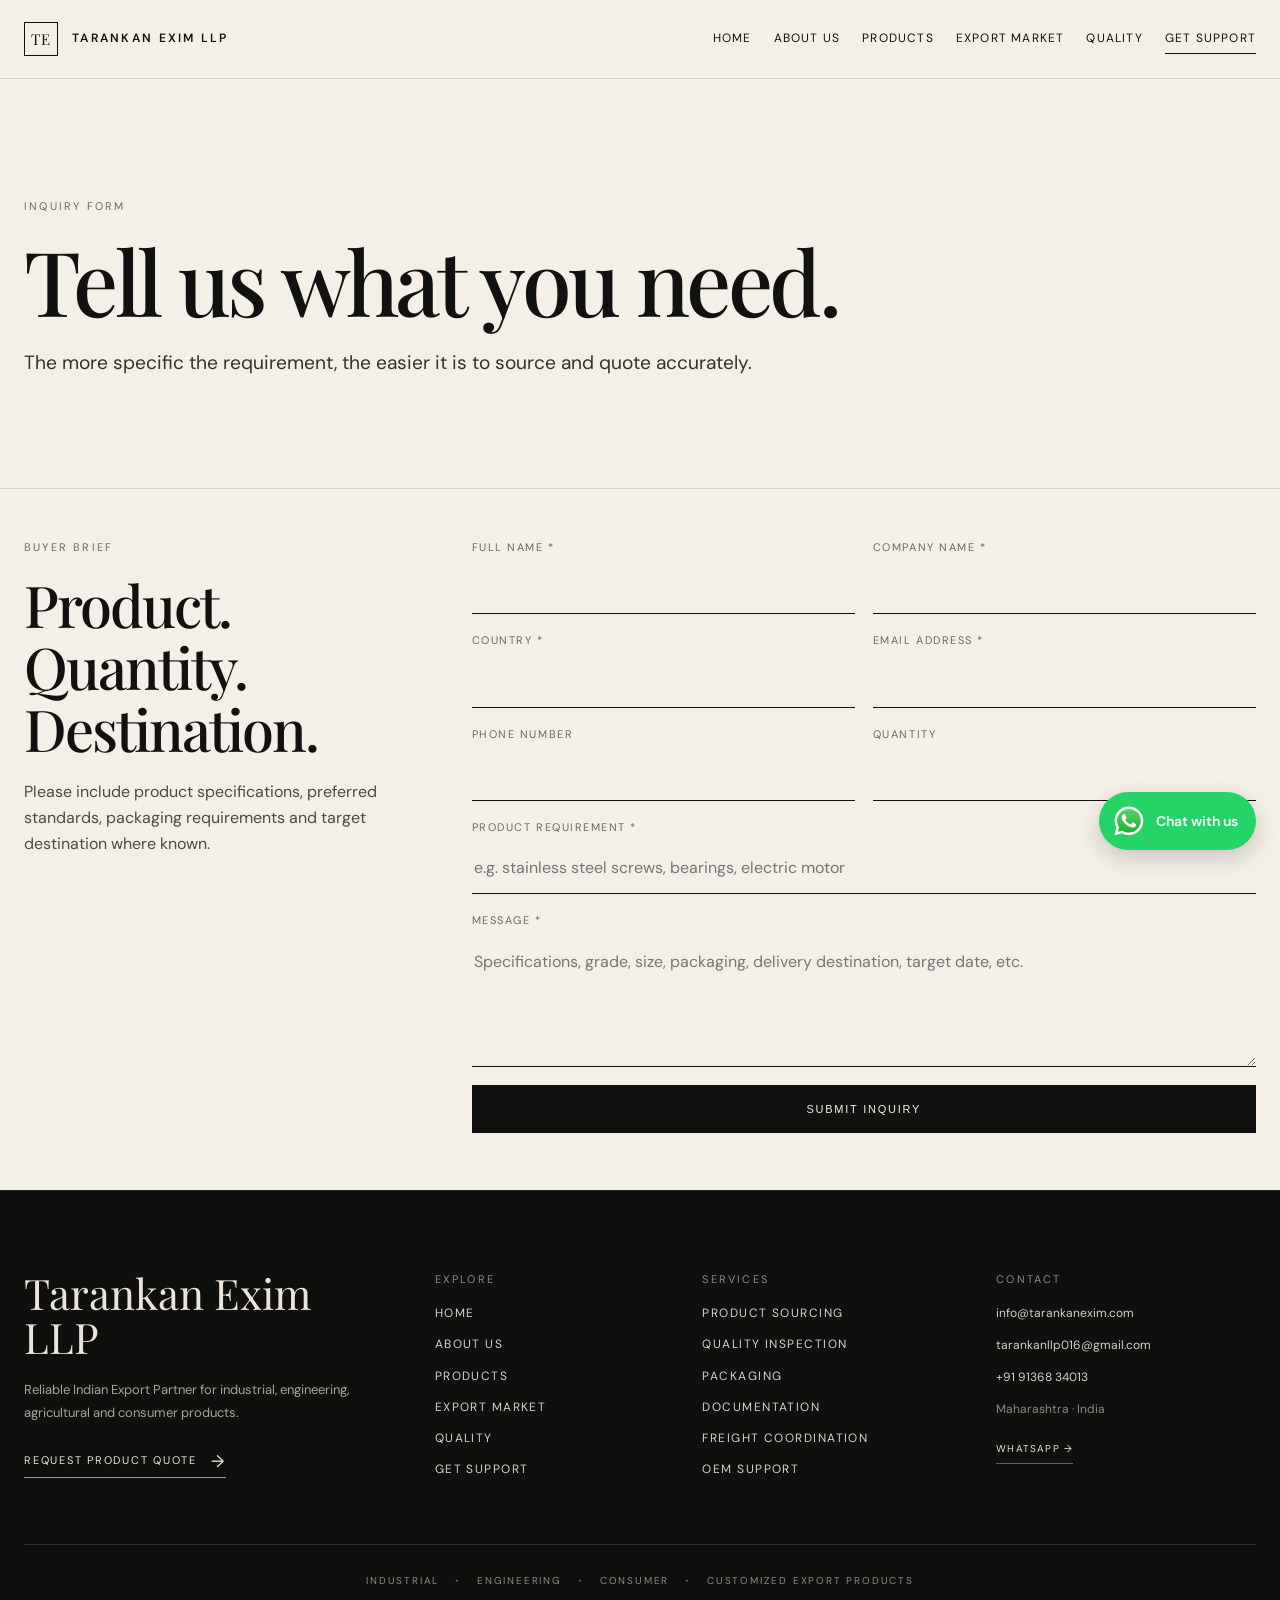
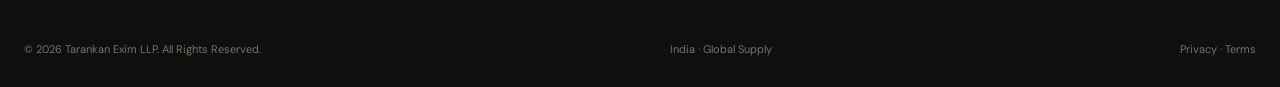
<file: inquiry.html>
<!doctype html>
<html lang="en">

<head>
    <meta charset="utf-8">
    <meta name="viewport" content="width=device-width,initial-scale=1">
    <title>Request a Quote | Tarankan Exim LLP</title>
    <meta name="description"
        content="Send Tarankan Exim LLP your product requirement, quantity and destination details.">
        <link rel="icon" type="image/png" href="assets/logo.png">
    <link rel="stylesheet" href="css/style.css">
</head>

<body>
    <header class="site-header">
        <div class="container nav"><a class="brand" href="index.html"><span class="brand-mark">TE</span><span
                    class="brand-text">Tarankan Exim LLP</span></a><button class="menu-btn" aria-label="Open menu"
                aria-expanded="false">☰</button>
            <nav class="nav-links"><a class="" href="index.html">Home</a><a class="" href="about.html">About Us</a><a
                    class="" href="products.html">Products</a><a class=""
                    href="markets.html">Export Market</a><a class="" href="quality.html">Quality</a><a class="active"
                    href="get-support.html">Get Support</a></nav>
        </div>
    </header>
    <main>
        <section class="page-hero">
            <div class="container">
                <div class="eyebrow">Inquiry Form</div>
                <h1>Tell us what you need.</h1>
                <p class="lead">The more specific the requirement, the easier it is to source and quote accurately.</p>
            </div>
        </section>
        <section class="section">
            <div class="container form-shell">
                <div>
                    <div class="eyebrow">Buyer Brief</div>
                    <h2>Product. Quantity. Destination.</h2>
                    <p class="body-copy">Please include product specifications, preferred standards, packaging
                        requirements and target destination where known.</p>
                    <p class="form-note"></p>
                </div>
                <form data-inquiry>
                    <div class="field"><label for="name">Full Name *</label><input id="name" name="name" required></div>
                    <div class="field"><label for="company">Company Name *</label><input id="company" name="company"
                            required></div>
                    <div class="field"><label for="country">Country *</label><input id="country" name="country"
                            required></div>
                    <div class="field"><label for="email">Email Address *</label><input id="email" name="email"
                            type="email" required></div>
                    <div class="field"><label for="phone">Phone Number</label><input id="phone" name="phone"></div>
                    <div class="field"><label for="quantity">Quantity</label><input id="quantity" name="quantity"></div>
                    <div class="field full"><label for="product">Product Requirement *</label><input id="product"
                            name="product" placeholder="e.g. stainless steel screws, bearings, electric motor" required>
                    </div>
                    <div class="field full"><label for="message">Message *</label><textarea id="message" name="message"
                            required
                            placeholder="Specifications, grade, size, packaging, delivery destination, target date, etc."></textarea>
                    </div>
                    <div class="field full"><button class="btn dark" type="submit">Submit Inquiry</button>
                        <div class="form-status form-note" aria-live="polite"></div>
                    </div>
                </form>
            </div>
        </section>
        <!-- WhatsApp Floating Chat --> <a
            href="https://wa.me/919136834013?text=Hello%20Tarankan%20Exim%20LLP%2C%20I%20would%20like%20to%20know%20more."
            class="whatsapp-float" target="_blank" rel="noopener noreferrer" aria-label="Chat with us on WhatsApp">
            <span class="whatsapp-icon"><img src="assets/WhatsApp.svg" alt=""></span> <span class="whatsapp-text">Chat
                with us</span> </a>
    </main>
    <!-- <footer>
        <div class="container footer-top">
            <div>
                <div class="footer-brand">Tarankan Exim LLP</div>
                <p class="footer-muted">Reliable Indian Export Partner for industrial, engineering, agricultural and
                    consumer products.</p>
            </div>
            <div>
                <div class="eyebrow">Quick Links</div>
                <div class="footer-links"><a href="index.html">Home</a><a href="about.html">About Us</a><a
                        href="products.html">Products</a><a href="markets.html">Export Market</a><a
                        href="get-support.html">Get Support</a></div>
            </div>
            <div>
                <div class="eyebrow">Contact</div>
                <div class="footer-links"><a href="mailto:info@tarankanexim.com">info@tarankanexim.com</a><a
                        href="tel:+91 9136834013">+91 91368 34013</a><span>Ahmednagar, Maharashtra · India</span></div>
            </div>
        </div>
        <div class="container footer-bottom"><span>© <span data-year></span> Tarankan Exim LLP. All Rights
                Reserved.</span><span><a href="privacy.html">Privacy</a> · <a href="terms.html">Terms</a></span></div>
    </footer> -->
    <footer>

        <div class="container footer-top">

            <!-- Brand -->
            <div class="footer-brand-column">

                <div class="footer-brand">
                    Tarankan Exim LLP
                </div>

                <p class="footer-muted">
                    Reliable Indian Export Partner for industrial, engineering,
                    agricultural and consumer products.
                </p>

                <a href="inquiry.html" class="footer-quote-btn">
                    Request Product Quote
                    <span>→</span>
                </a>

            </div>


            <!-- Explore -->
            <div class="footer-column">

                <div class="eyebrow">
                    Explore
                </div>

                <div class="footer-links">
                    <a href="index.html">Home</a>
                    <a href="about.html">About Us</a>
                    <a href="products.html">Products</a>
                    <a href="markets.html">Export Market</a>
                    <a href="quality.html">Quality</a>
                    <a href="get-support.html">Get Support</a>
                </div>

            </div>


            <!-- Services -->
            <div class="footer-column">

                <div class="eyebrow">
                    Services
                </div>

                <div class="footer-links">
                    <a href="products.html#industrial">Product Sourcing</a>
                    <a href="quality.html">Quality Inspection</a>
                    <a href="products.html#consumer">Packaging</a>
                    <a href="products.html#documentation">Documentation</a>
                    <a href="products.html#services-hero">Freight Coordination</a>
                    <a href="products.html#consumer">OEM Support</a>
                </div>

            </div>


            <!-- Contact -->
            <div class="footer-column">

                <div class="eyebrow">
                    Contact
                </div>

                <div class="footer-contact">

                    <a href="mailto:info@tarankanexim.com">
                        info@tarankanexim.com
                    </a>

                    <a href="mailto:tarankanllp016@gmail.com">
                        tarankanllp016@gmail.com
                    </a>

                    <a href="tel:+91 9136834013">
                        +91 91368 34013
                    </a>

                    <span>
                        Maharashtra · India
                    </span>

                    <a
                        href="https://wa.me/919136834013?text=Hello%20Tarankan%20Exim%20LLP%2C%20I%20would%20like%20to%20know%20more."
                        target="_blank"
                        rel="noopener noreferrer"
                        class="footer-whatsapp">
                        WhatsApp →
                    </a>

                </div>

            </div>

        </div>


        <!-- Capabilities strip -->
        <div class="container footer-capabilities">

            <span>Industrial</span>
            <span>Engineering</span>
            <span>Consumer</span>
            <span>Customized Export Products</span>

        </div>


        <!-- Bottom -->
        <div class="container footer-bottom">

            <span>
                © <span data-year></span> Tarankan Exim LLP.
                All Rights Reserved.
            </span>

            <span>
                India · Global Supply
            </span>

            <span>
                <a href="privacy.html">Privacy</a>
                ·
                <a href="terms.html">Terms</a>
            </span>

        </div>

    </footer>
    <script src="js/main.js"></script>
</body>

</html>
</file>
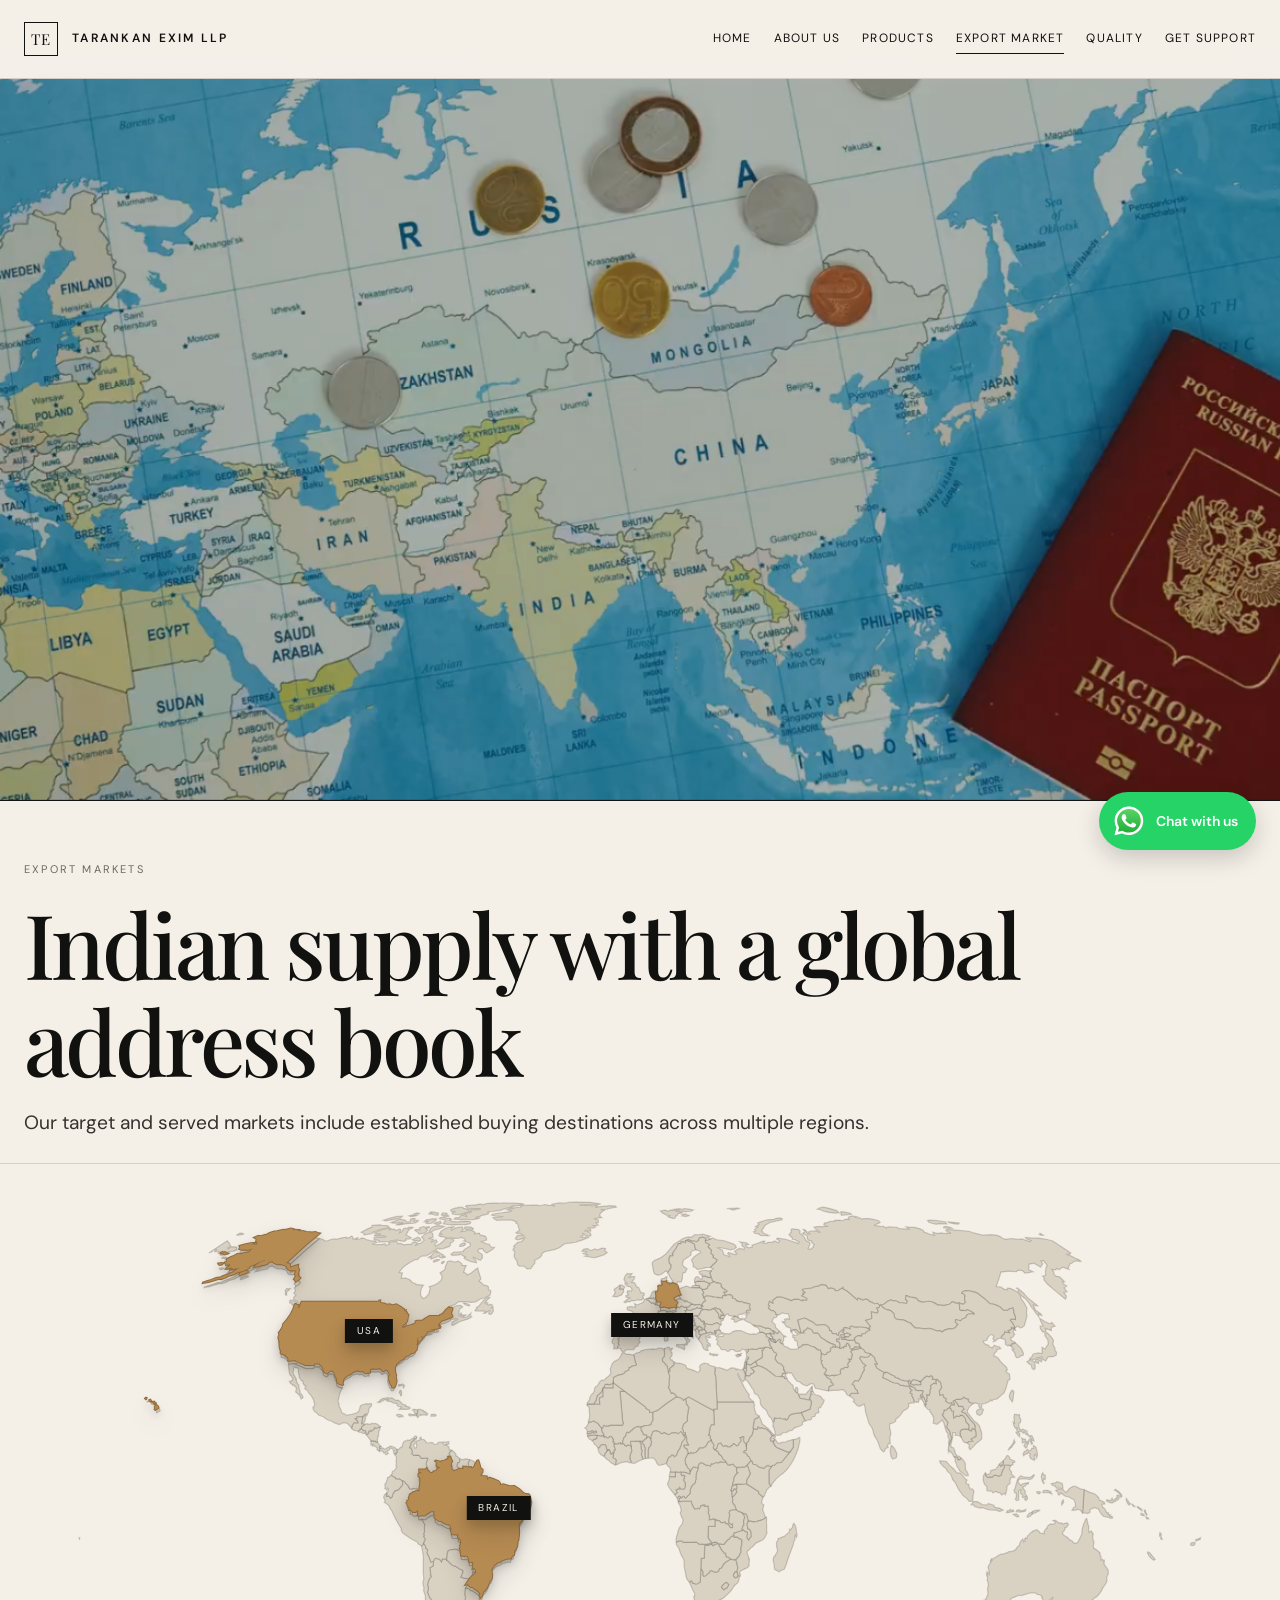
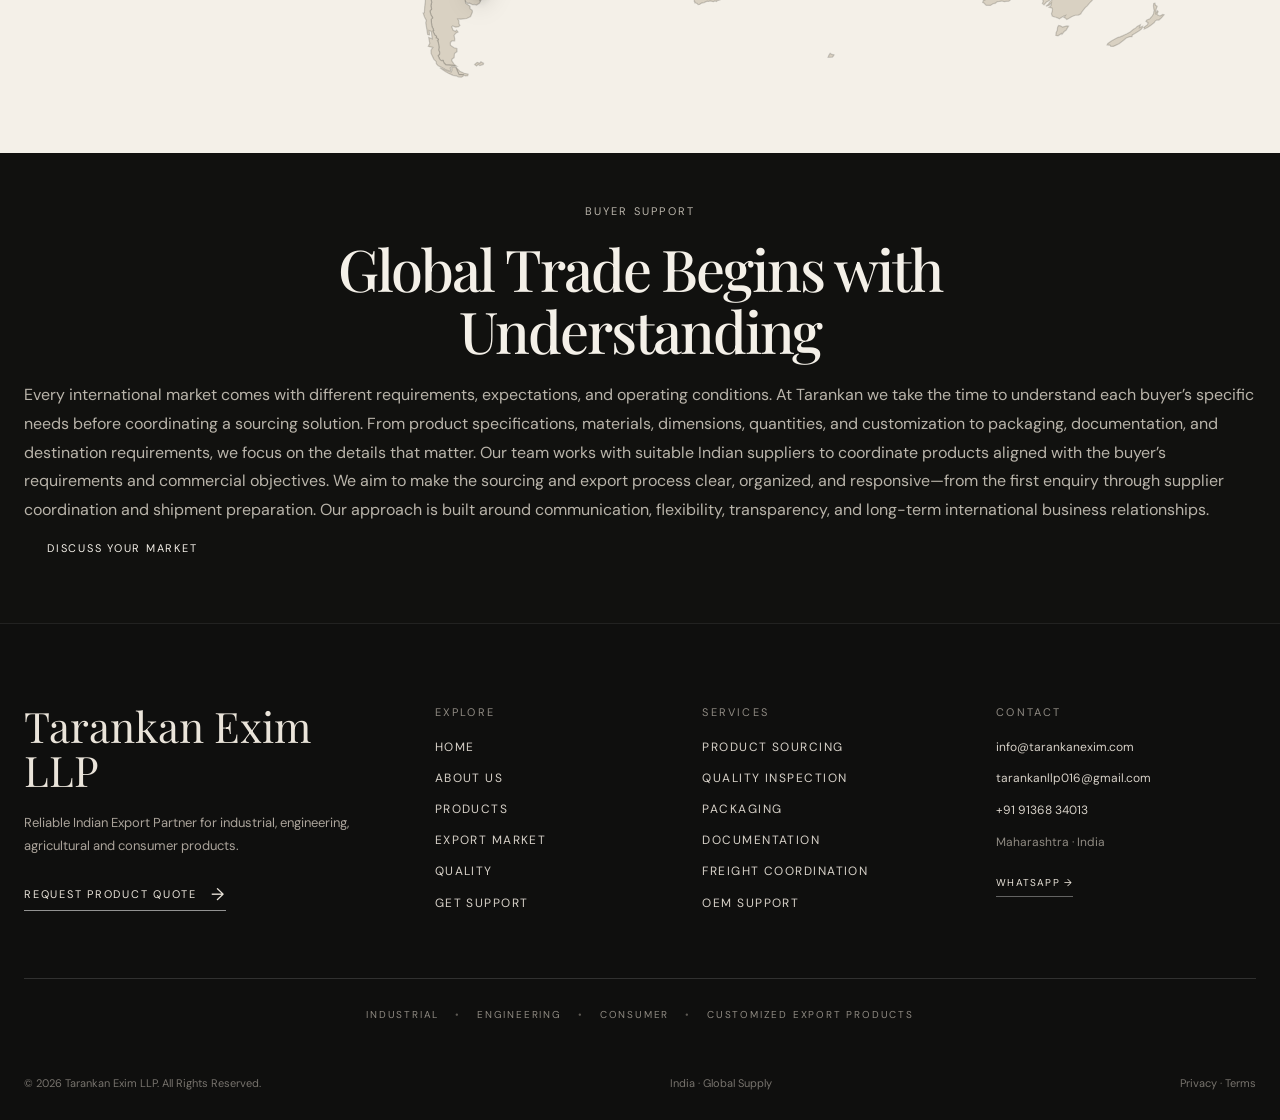
<file: markets.html>
<!doctype html>
<html lang="en">

<head>
    <meta charset="utf-8">
    <meta name="viewport" content="width=device-width,initial-scale=1">
    <title>Export Markets | Tarankan Exim LLP</title>
    <meta name="description"
        content="Tarankan Exim LLP serves customers across North America, Europe, Middle East, Asia, Africa and Australia.">
        <link rel="icon" type="image/png" href="assets/logo.png">
    <link rel="stylesheet" href="css/style.css">
</head>

<body>
    <header class="site-header">
        <div class="container nav"><a class="brand" href="index.html"><span class="brand-mark">TE</span><span
                    class="brand-text">Tarankan Exim LLP</span></a><button class="menu-btn" aria-label="Open menu"
                aria-expanded="false">☰</button>
            <nav class="nav-links"><a class="" href="index.html">Home</a><a class="" href="about.html">About Us</a><a
                    class="" href="products.html">Products</a><a
                    class="active" href="markets.html">Export Market</a><a class="" href="quality.html">Quality</a><a
                    class="" href="get-support.html">Get Support</a></nav>
        </div>
    </header>
    <main>
        <section class="page-hero" id = "markets-page-hero">
            <div class="markets-hero-video">
                    <video poster = "assets/markets/map-poster.png" autoplay muted loop playsinline>
                        <source src="assets/markets/markets.mp4" type="video/mp4">
                    </video>
                </div>
            <div class="container">
                <div class="eyebrow">Export Markets</div>
                <h1>Indian supply with a global address book</h1>
                <p class="lead">Our target and served markets include established buying destinations across multiple
                    regions.</p>
            </div>
        </section>
        <!-- <section class="section">
            <div class="container">
                <div class="markets">
                    <div class="market">USA</div>
                    <div class="market">Canada</div>
                    <div class="market">United Kingdom</div>
                    <div class="market">Germany</div>
                    <div class="market">France</div>
                    <div class="market">Netherlands</div>
                    <div class="market">UAE</div>
                    <div class="market">Saudi Arabia</div>
                    <div class="market">Oman</div>
                    <div class="market">Kuwait</div>
                    <div class="market">Singapore</div>
                    <div class="market">Malaysia</div>
                    <div class="market">Vietnam</div>
                    <div class="market">Australia</div>
                    <div class="market">South Africa</div>
                    <div class="market">Kenya</div>
                </div>
            </div>
        </section> -->
        <section class="markets-animation" id = "markets-map-section">

            <div class="markets-animation-sticky">

                <div class="markets-map">

                    <div class="markets-map-svg" id="marketsMapSvg"></div>

                    <div class="market-label market-label-usa">
                        <span>USA</span>
                    </div>

                    <div class="market-label market-label-brazil">
                        <span>Brazil</span>
                    </div>

                    <div class="market-label market-label-germany">
                        <span>Germany</span>
                    </div>

                    <div class="market-label market-label-uae">
                        <span>UAE</span>
                    </div>

                    <div class="market-label market-label-africa">
                        <span>Africa</span>
                    </div>

                    <div class="market-label market-label-bangladesh">
                        <span>Bangladesh</span>
                    </div>

                </div>

            </div>

        </section>
        <!-- <section class="section dark">
            <div class="container two-col">
                <div>
                    <div class="eyebrow">Buyer Support</div>
                    <h2>Global Trade Begins with Understanding</h2>
                </div>
                <div>
                    <p class="body-copy">Every international market comes with different requirements, expectations, and operating conditions. At Tarankan we take the time to understand each buyer’s specific needs before coordinating a sourcing solution. From product specifications, materials, dimensions, quantities, and customization to packaging, documentation, and destination requirements, we focus on the details that matter. Our team works with suitable Indian suppliers to coordinate products aligned with the buyer’s requirements and commercial objectives. We aim to make the sourcing and export process clear, organized, and responsive—from the first enquiry through supplier coordination and shipment preparation. Our approach is built around communication, flexibility, transparency, and long-term international business relationships.</p><a
                        class="btn" href="inquiry.html">Discuss Your Market</a>
                </div>
            </div>
        </section> -->
        <section class="section dark">
            <div class="container buyer-support">
                <div class="buyer-support-heading">
                    <div class="eyebrow">Buyer Support</div>
                    <h2>Global Trade Begins with Understanding</h2>
                </div>

                <div class="buyer-support-content">
                    <p class="body-copy" id = "quality-buyer-support-text">Every international market comes with different requirements, expectations, and operating conditions. At Tarankan we take the time to understand each buyer’s specific needs before coordinating a sourcing solution. From product specifications, materials, dimensions, quantities, and customization to packaging, documentation, and destination requirements, we focus on the details that matter. Our team works with suitable Indian suppliers to coordinate products aligned with the buyer’s requirements and commercial objectives. We aim to make the sourcing and export process clear, organized, and responsive—from the first enquiry through supplier coordination and shipment preparation. Our approach is built around communication, flexibility, transparency, and long-term international business relationships.</p>
                    <a class="btn" href="inquiry.html">Discuss Your Market</a>
                </div>
            </div>
        </section>
        <!-- WhatsApp Floating Chat --> <a
            href="https://wa.me/919136834013?text=Hello%20Tarankan%20Exim%20LLP%2C%20I%20would%20like%20to%20know%20more."
            class="whatsapp-float" target="_blank" rel="noopener noreferrer" aria-label="Chat with us on WhatsApp">
            <span class="whatsapp-icon"><img src="assets/WhatsApp.svg" alt=""></span> <span class="whatsapp-text">Chat
                with us</span> </a>
    </main>
    <!-- <footer>
        <div class="container footer-top">
            <div>
                <div class="footer-brand">Tarankan Exim LLP</div>
                <p class="footer-muted">Reliable Indian Export Partner for industrial, engineering, agricultural and
                    consumer products.</p>
            </div>
            <div>
                <div class="eyebrow">Quick Links</div>
                <div class="footer-links"><a href="index.html">Home</a><a href="about.html">About Us</a><a
                        href="products.html">Products</a><a href="markets.html">Export Market</a><a
                        href="get-support.html">Get Support</a></div>
            </div>
            <div>
                <div class="eyebrow">Contact</div>
                <div class="footer-links"><a href="mailto:info@tarankanexim.com">info@tarankanexim.com</a><a
                        href="tel:+91 9136834013">+91 91368 34013</a><span>Ahmednagar, Maharashtra · India</span></div>
            </div>
        </div>
        <div class="container footer-bottom"><span>© <span data-year></span> Tarankan Exim LLP. All Rights
                Reserved.</span><span><a href="privacy.html">Privacy</a> · <a href="terms.html">Terms</a></span></div>
    </footer> -->
    <footer>

        <div class="container footer-top">

            <!-- Brand -->
            <div class="footer-brand-column">

                <div class="footer-brand">
                    Tarankan Exim LLP
                </div>

                <p class="footer-muted">
                    Reliable Indian Export Partner for industrial, engineering,
                    agricultural and consumer products.
                </p>

                <a href="inquiry.html" class="footer-quote-btn">
                    Request Product Quote
                    <span>→</span>
                </a>

            </div>


            <!-- Explore -->
            <div class="footer-column">

                <div class="eyebrow">
                    Explore
                </div>

                <div class="footer-links">
                    <a href="index.html">Home</a>
                    <a href="about.html">About Us</a>
                    <a href="products.html">Products</a>
                    <a href="markets.html">Export Market</a>
                    <a href="quality.html">Quality</a>
                    <a href="get-support.html">Get Support</a>
                </div>

            </div>


            <!-- Services -->
            <div class="footer-column">

                <div class="eyebrow">
                    Services
                </div>

                <div class="footer-links">
                    <a href="products.html#industrial">Product Sourcing</a>
                    <a href="quality.html">Quality Inspection</a>
                    <a href="products.html#consumer">Packaging</a>
                    <a href="products.html#documentation">Documentation</a>
                    <a href="products.html#services-hero">Freight Coordination</a>
                    <a href="products.html#consumer">OEM Support</a>
                </div>

            </div>


            <!-- Contact -->
            <div class="footer-column">

                <div class="eyebrow">
                    Contact
                </div>

                <div class="footer-contact">

                    <a href="mailto:info@tarankanexim.com">
                        info@tarankanexim.com
                    </a>

                    <a href="mailto:tarankanllp016@gmail.com">
                        tarankanllp016@gmail.com
                    </a>

                    <a href="tel:+91 9136834013">
                        +91 91368 34013
                    </a>

                    <span>
                        Maharashtra · India
                    </span>

                    <a
                        href="https://wa.me/919136834013?text=Hello%20Tarankan%20Exim%20LLP%2C%20I%20would%20like%20to%20know%20more."
                        target="_blank"
                        rel="noopener noreferrer"
                        class="footer-whatsapp">
                        WhatsApp →
                    </a>

                </div>

            </div>

        </div>


        <!-- Capabilities strip -->
        <div class="container footer-capabilities">

            <span>Industrial</span>
            <span>Engineering</span>
            <span>Consumer</span>
            <span>Customized Export Products</span>

        </div>


        <!-- Bottom -->
        <div class="container footer-bottom">

            <span>
                © <span data-year></span> Tarankan Exim LLP.
                All Rights Reserved.
            </span>

            <span>
                India · Global Supply
            </span>

            <span>
                <a href="privacy.html">Privacy</a>
                ·
                <a href="terms.html">Terms</a>
            </span>

        </div>

    </footer>
    <script src="js/main.js"></script>
</body>

</html>
</file>
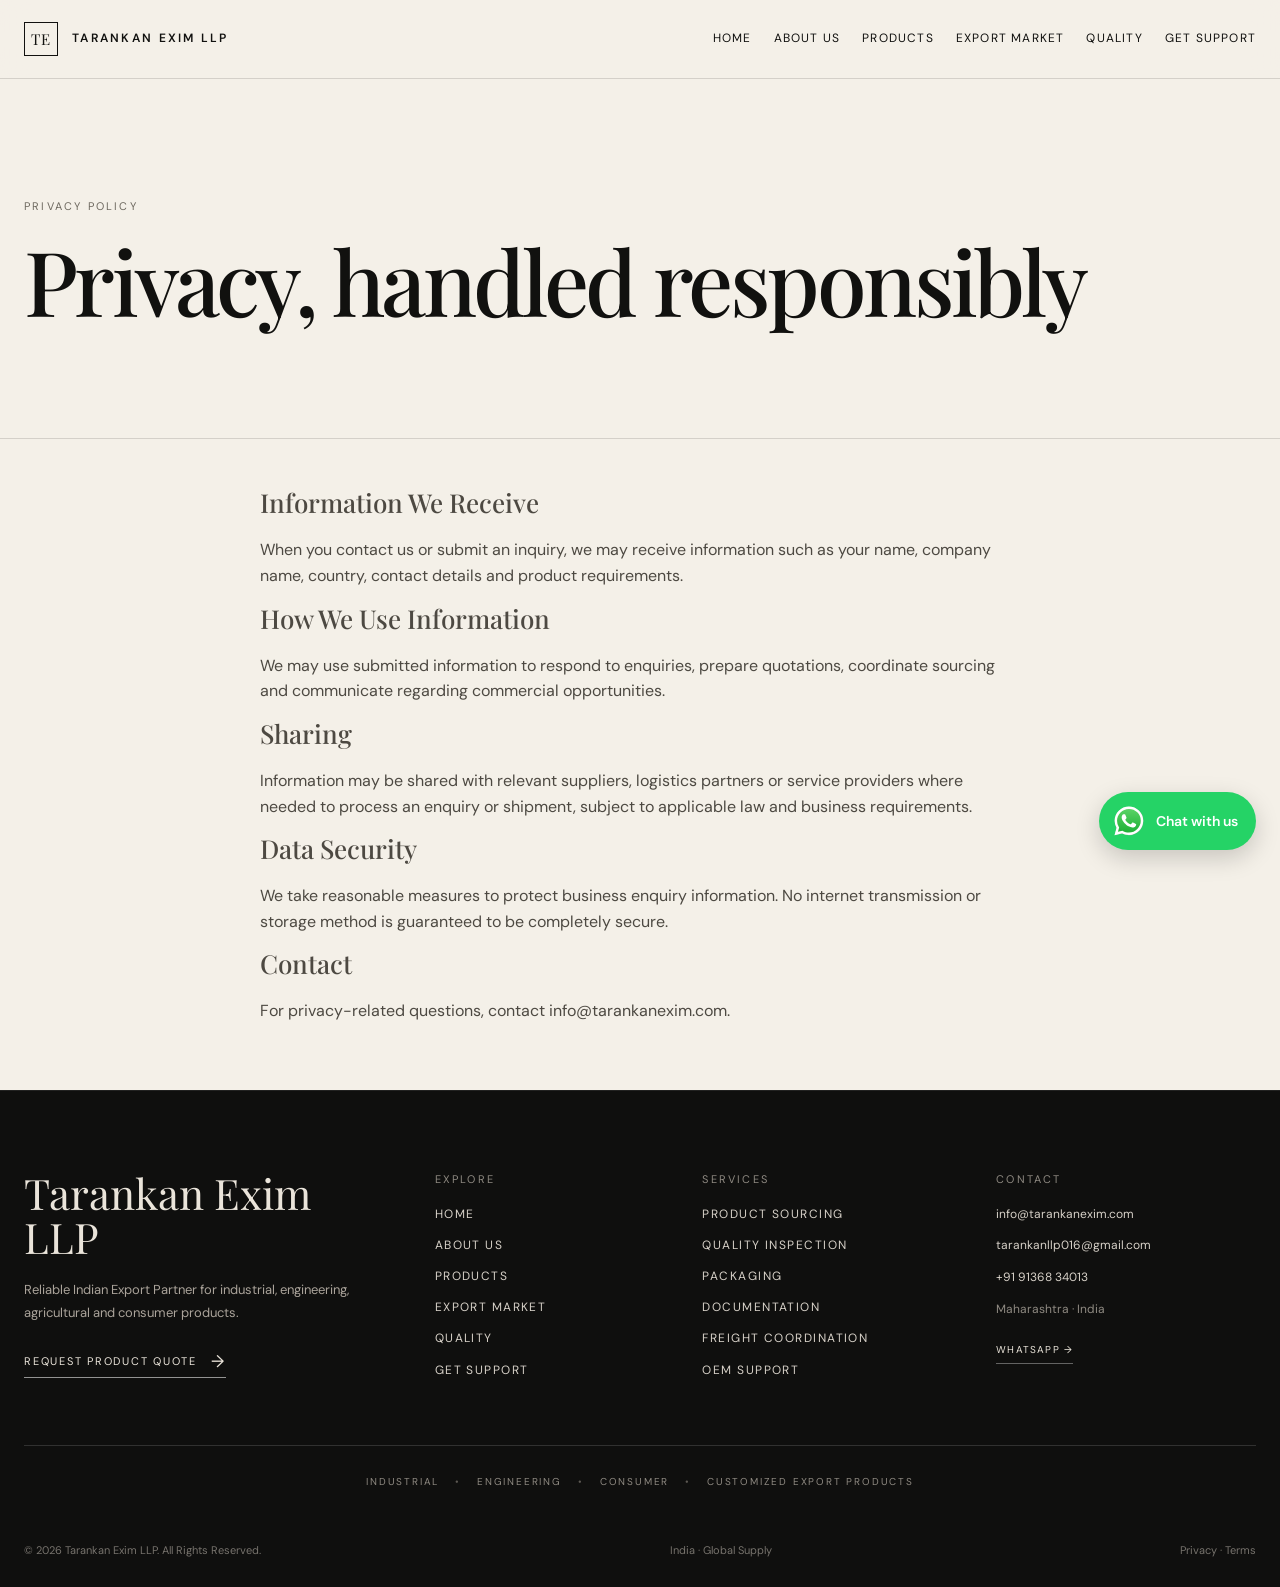
<file: privacy.html>
<!doctype html>
<html lang="en">

<head>
    <meta charset="utf-8">
    <meta name="viewport" content="width=device-width,initial-scale=1">
    <title>Privacy Policy | Tarankan Exim LLP</title>
    <meta name="description" content="Privacy policy for Tarankan Exim LLP website visitors and enquiry submissions.">
    <link rel="icon" type="image/png" href="assets/logo.png">
    <link rel="stylesheet" href="css/style.css">
</head>

<body>
    <header class="site-header">
        <div class="container nav"><a class="brand" href="index.html"><span class="brand-mark">TE</span><span
                    class="brand-text">Tarankan Exim LLP</span></a><button class="menu-btn" aria-label="Open menu"
                aria-expanded="false">☰</button>
            <nav class="nav-links"><a class="" href="index.html">Home</a><a class="" href="about.html">About Us</a><a
                    class="" href="products.html">Products</a><a class=""
                    href="markets.html">Export Market</a><a class="" href="quality.html">Quality</a><a class=""
                    href="get-support.html">Get Support</a></nav>
        </div>
    </header>
    <main>
        <section class="page-hero">
            <div class="container">
                <div class="eyebrow">Privacy Policy</div>
                <h1>Privacy, handled responsibly</h1>
                <!-- <p class="lead">This starter policy should be reviewed and finalized with your legal advisor before
                    publishing.</p> -->
            </div>
        </section>
        <section class="section">
            <div class="container body-copy">
                <h3>Information We Receive</h3>
                <p>When you contact us or submit an inquiry, we may receive information such as your name, company name,
                    country, contact details and product requirements.</p>
                <h3>How We Use Information</h3>
                <p>We may use submitted information to respond to enquiries, prepare quotations, coordinate sourcing and
                    communicate regarding commercial opportunities.</p>
                <h3>Sharing</h3>
                <p>Information may be shared with relevant suppliers, logistics partners or service providers where
                    needed to process an enquiry or shipment, subject to applicable law and business requirements.</p>
                <h3>Data Security</h3>
                <p>We take reasonable measures to protect business enquiry information. No internet transmission or
                    storage method is guaranteed to be completely secure.</p>
                <h3>Contact</h3>
                <p>For privacy-related questions, contact <a
                        href="mailto:info@tarankanexim.com">info@tarankanexim.com</a>.</p>
            </div>
        </section>
        <!-- WhatsApp Floating Chat --> <a
            href="https://wa.me/919136834013?text=Hello%20Tarankan%20Exim%20LLP%2C%20I%20would%20like%20to%20know%20more."
            class="whatsapp-float" target="_blank" rel="noopener noreferrer" aria-label="Chat with us on WhatsApp">
            <span class="whatsapp-icon"><img src="assets/WhatsApp.svg" alt=""></span> <span class="whatsapp-text">Chat
                with us</span> </a>
    </main>
    <!-- <footer>
        <div class="container footer-top">
            <div>
                <div class="footer-brand">Tarankan Exim LLP</div>
                <p class="footer-muted">Reliable Indian Export Partner for industrial, engineering, agricultural and
                    consumer products.</p>
            </div>
            <div>
                <div class="eyebrow">Quick Links</div>
                <div class="footer-links"><a href="index.html">Home</a><a href="about.html">About Us</a><a
                        href="products.html">Products</a><a href="markets.html">Export Market</a><a
                        href="get-support.html">Get Support</a></div>
            </div>
            <div>
                <div class="eyebrow">Contact</div>
                <div class="footer-links"><a href="mailto:info@tarankanexim.com">info@tarankanexim.com</a><a
                        href="tel:+91 9136834013">+91 91368 34013</a><span>Ahmednagar, Maharashtra · India</span></div>
            </div>
        </div>
        <div class="container footer-bottom"><span>© <span data-year></span> Tarankan Exim LLP. All Rights
                Reserved.</span><span><a href="privacy.html">Privacy</a> · <a href="terms.html">Terms</a></span></div>
    </footer> -->
    <footer>

        <div class="container footer-top">

            <!-- Brand -->
            <div class="footer-brand-column">

                <div class="footer-brand">
                    Tarankan Exim LLP
                </div>

                <p class="footer-muted">
                    Reliable Indian Export Partner for industrial, engineering,
                    agricultural and consumer products.
                </p>

                <a href="inquiry.html" class="footer-quote-btn">
                    Request Product Quote
                    <span>→</span>
                </a>

            </div>


            <!-- Explore -->
            <div class="footer-column">

                <div class="eyebrow">
                    Explore
                </div>

                <div class="footer-links">
                    <a href="index.html">Home</a>
                    <a href="about.html">About Us</a>
                    <a href="products.html">Products</a>
                    <a href="markets.html">Export Market</a>
                    <a href="quality.html">Quality</a>
                    <a href="get-support.html">Get Support</a>
                </div>

            </div>


            <!-- Services -->
            <div class="footer-column">

                <div class="eyebrow">
                    Services
                </div>

                <div class="footer-links">
                    <a href="products.html#industrial">Product Sourcing</a>
                    <a href="quality.html">Quality Inspection</a>
                    <a href="products.html#consumer">Packaging</a>
                    <a href="products.html#documentation">Documentation</a>
                    <a href="products.html#services-hero">Freight Coordination</a>
                    <a href="products.html#consumer">OEM Support</a>
                </div>

            </div>


            <!-- Contact -->
            <div class="footer-column">

                <div class="eyebrow">
                    Contact
                </div>

                <div class="footer-contact">

                    <a href="mailto:info@tarankanexim.com">
                        info@tarankanexim.com
                    </a>

                    <a href="mailto:tarankanllp016@gmail.com">
                        tarankanllp016@gmail.com
                    </a>

                    <a href="tel:+91 9136834013">
                        +91 91368 34013
                    </a>

                    <span>
                        Maharashtra · India
                    </span>

                    <a
                        href="https://wa.me/919136834013?text=Hello%20Tarankan%20Exim%20LLP%2C%20I%20would%20like%20to%20know%20more."
                        target="_blank"
                        rel="noopener noreferrer"
                        class="footer-whatsapp">
                        WhatsApp →
                    </a>

                </div>

            </div>

        </div>


        <!-- Capabilities strip -->
        <div class="container footer-capabilities">

            <span>Industrial</span>
            <span>Engineering</span>
            <span>Consumer</span>
            <span>Customized Export Products</span>

        </div>


        <!-- Bottom -->
        <div class="container footer-bottom">

            <span>
                © <span data-year></span> Tarankan Exim LLP.
                All Rights Reserved.
            </span>

            <span>
                India · Global Supply
            </span>

            <span>
                <a href="privacy.html">Privacy</a>
                ·
                <a href="terms.html">Terms</a>
            </span>

        </div>

    </footer>
    <script src="js/main.js"></script>
</body>

</html>
</file>
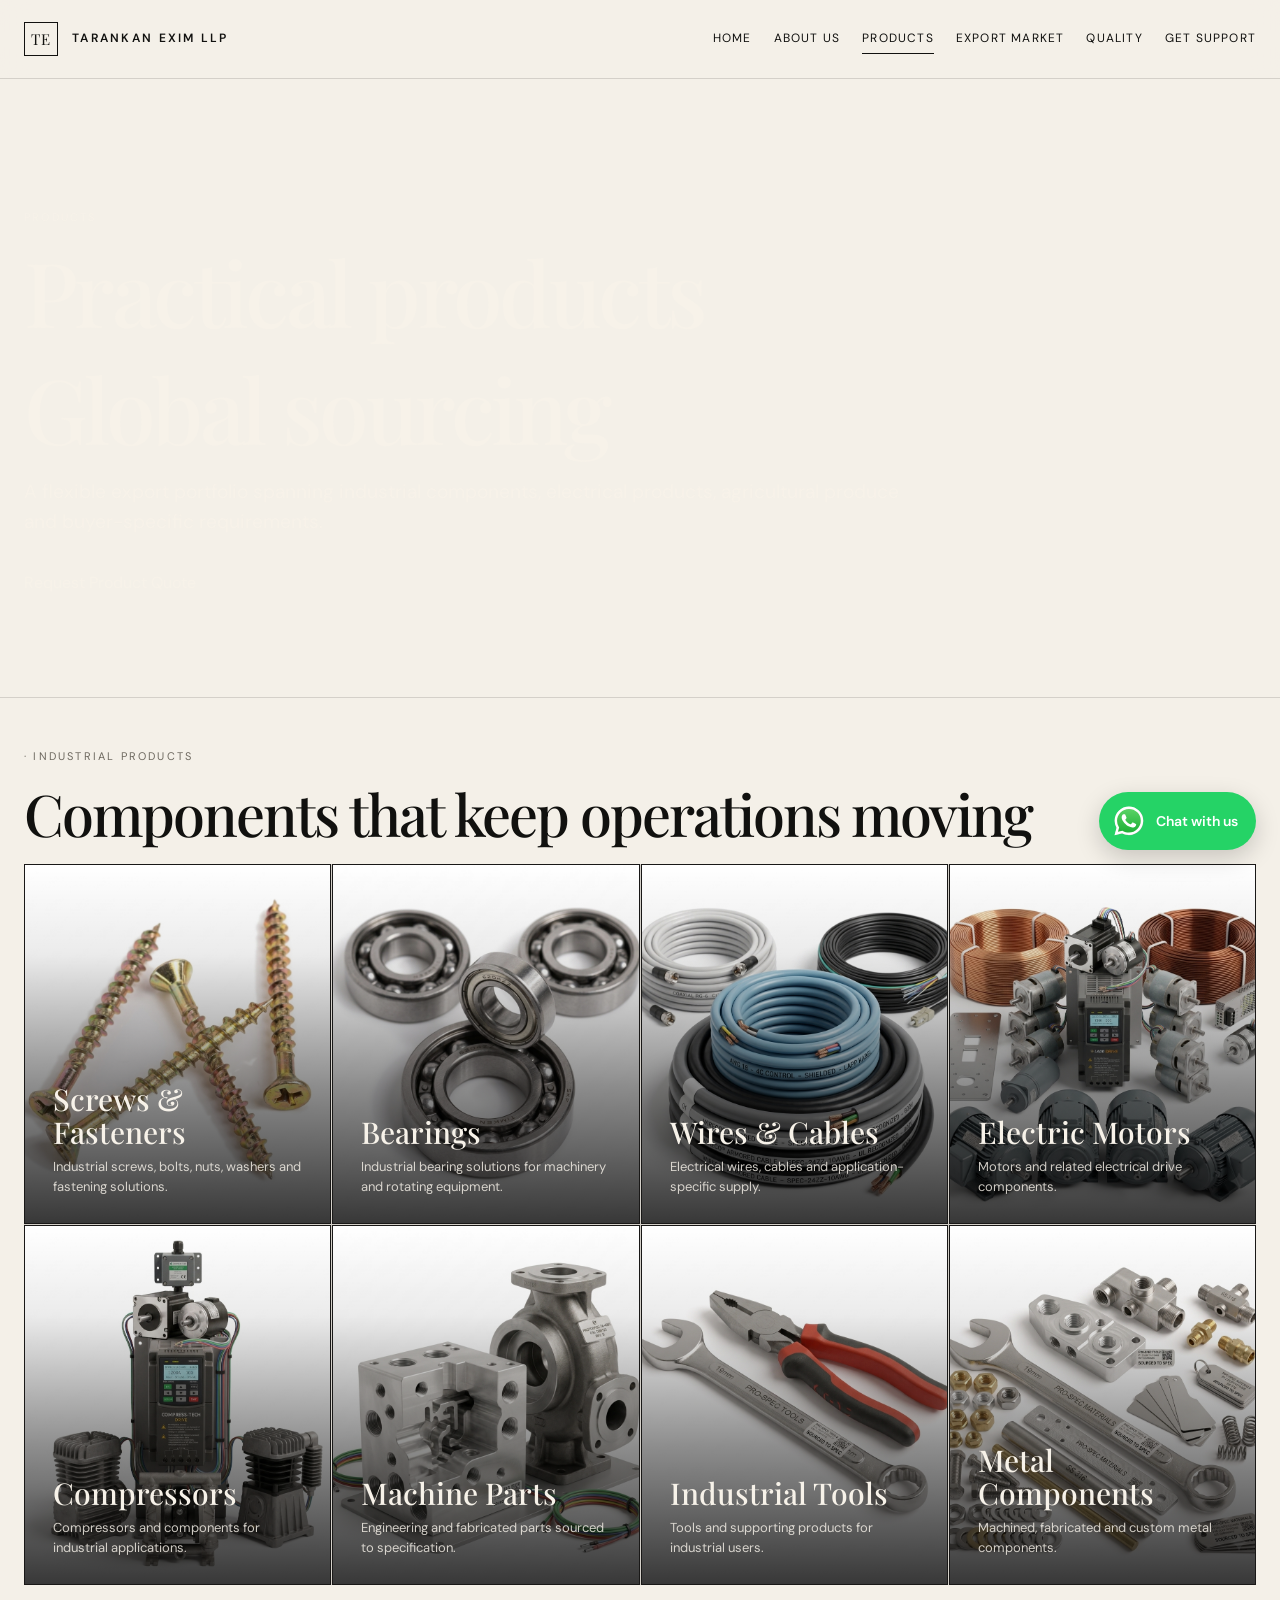
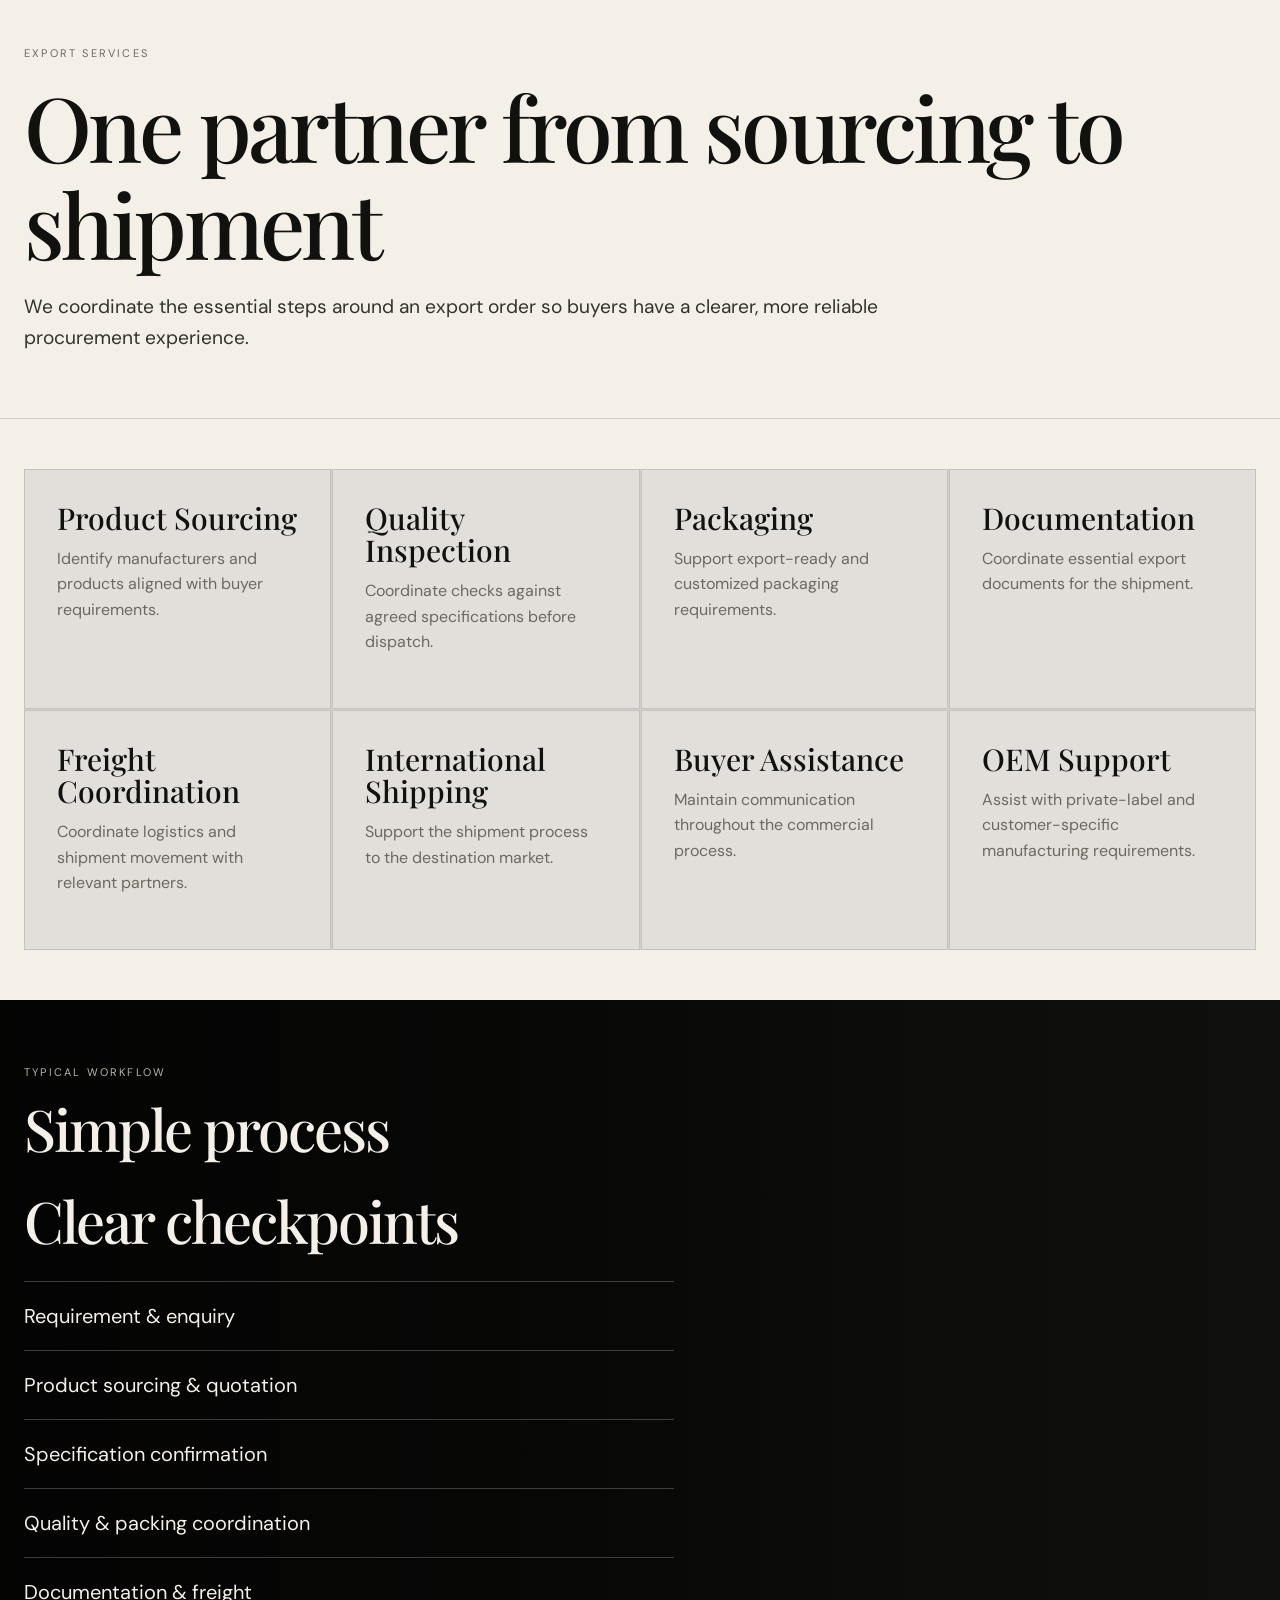
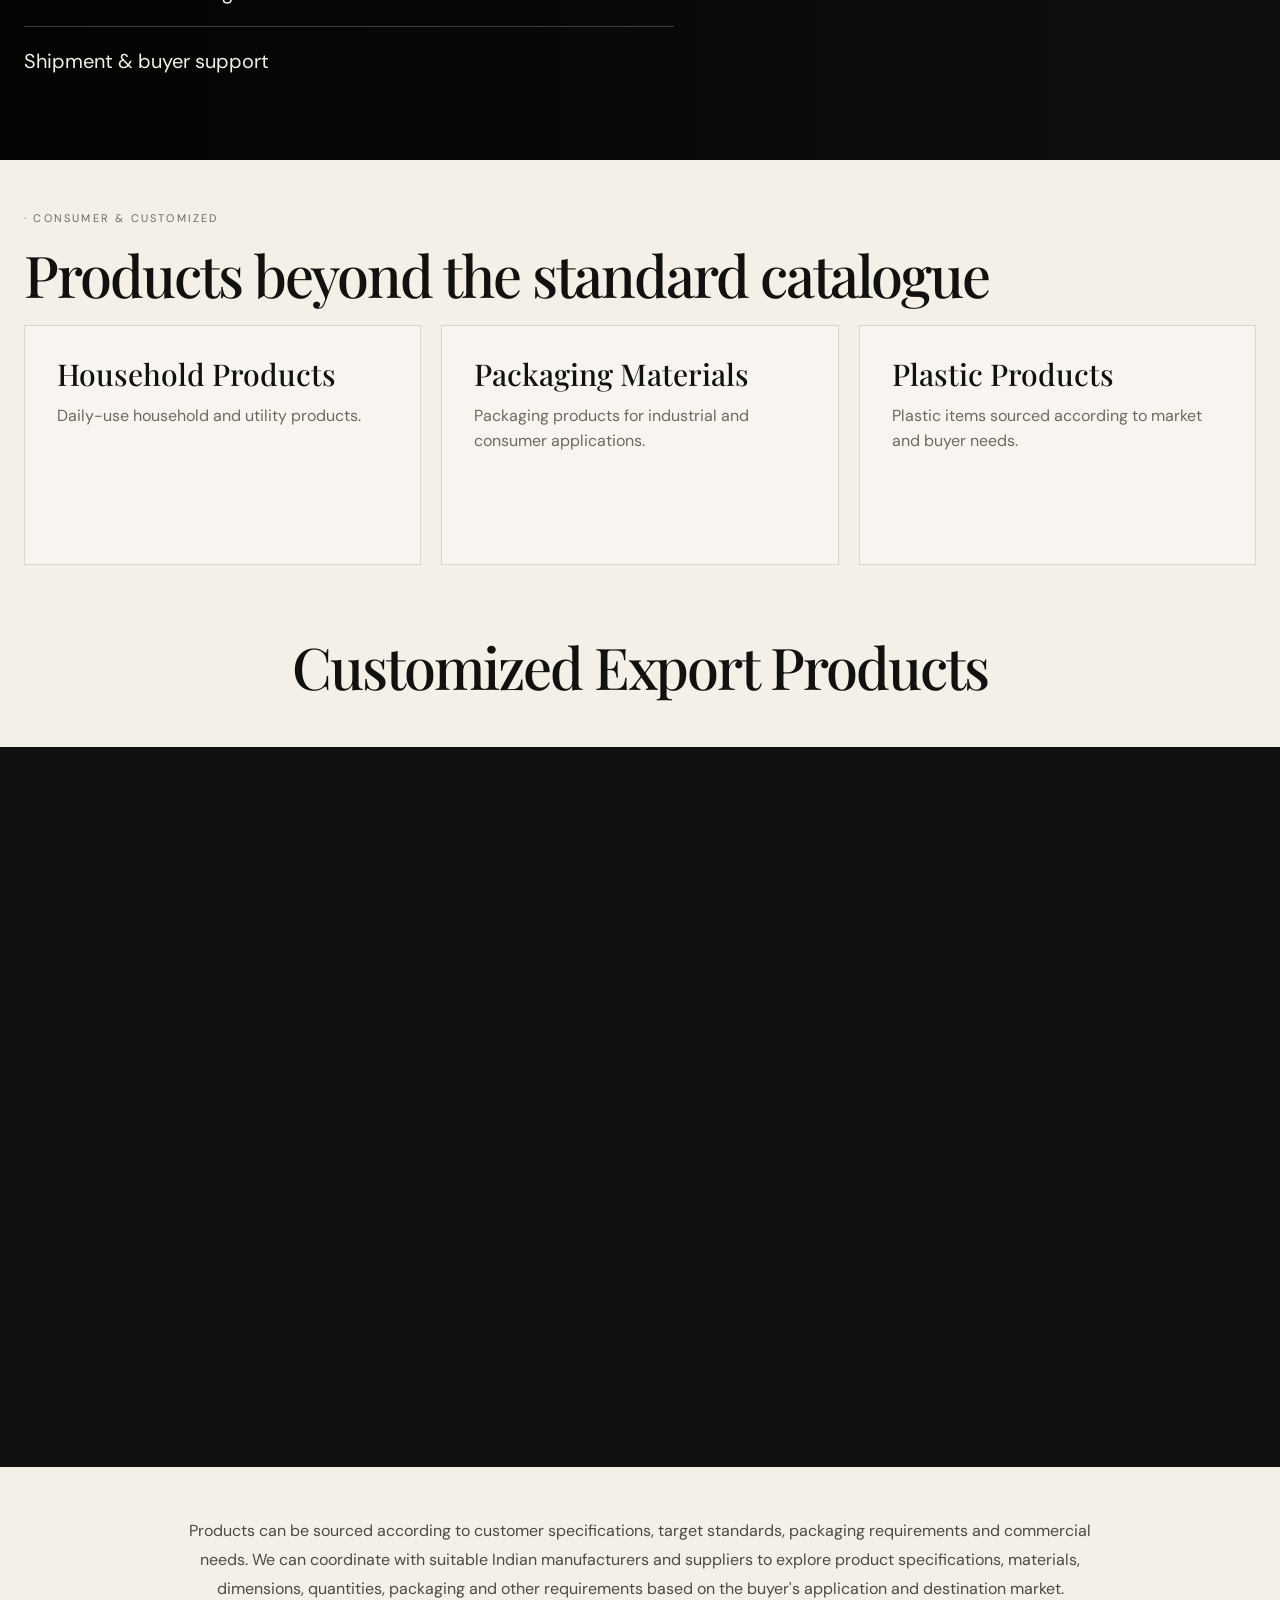
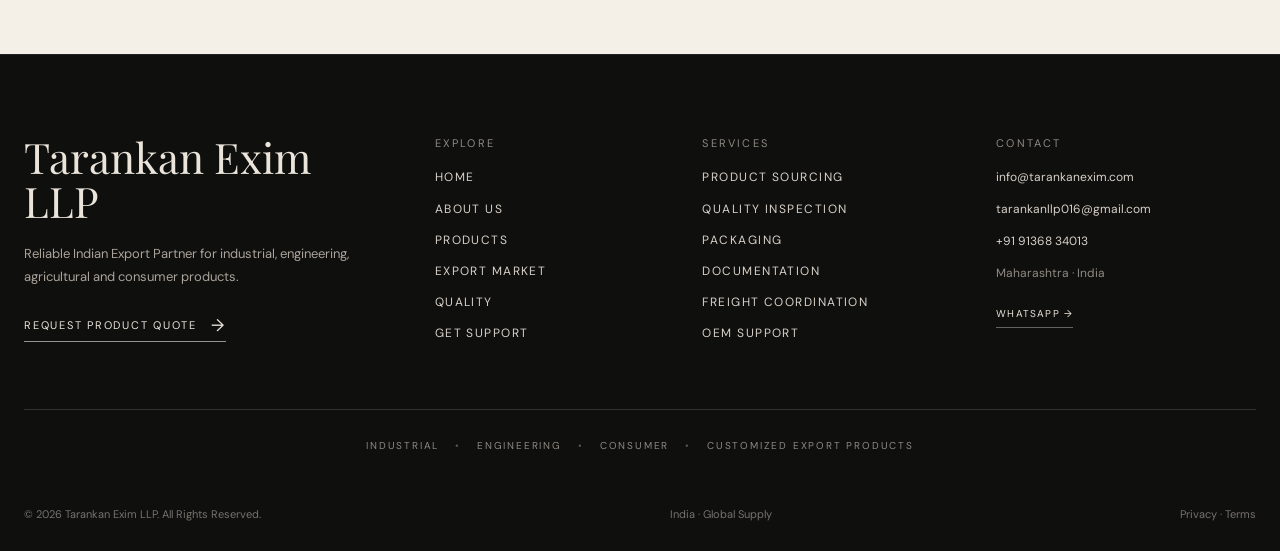
<file: products.html>
<!doctype html>
<html lang="en">

<head>
    <meta charset="utf-8">
    <meta name="viewport" content="width=device-width,initial-scale=1">
    <title>Products | Tarankan Exim LLP</title>
    <meta name="description"
        content="Industrial, engineering, agricultural, consumer and customized export products from India.">
        <link rel="icon" type="image/png" href="assets/logo.png">
    <link rel="stylesheet" href="css/style.css">
</head>

<body>
    <header class="site-header">
        <div class="container nav"><a class="brand" href="index.html"><span class="brand-mark">TE</span><span
                    class="brand-text">Tarankan Exim LLP</span></a><button class="menu-btn" aria-label="Open menu"
                aria-expanded="false">☰</button>
            <nav class="nav-links"><a class="" href="index.html">Home</a><a class="" href="about.html">About Us</a><a
                    class="active" href="products.html">Products</a><a
                    class="" href="markets.html">Export Market</a><a class="" href="quality.html">Quality</a><a class=""
                    href="get-support.html">Get Support</a></nav>
        </div>
    </header>
    <main>
        <!-- <section class="page-hero">
            <div class="container">
                <div class="eyebrow">Products</div>
                <h1>Practical products. Global sourcing.</h1>
                <p class="lead">A flexible export portfolio spanning industrial components, electrical products,
                    agricultural produce and buyer-specific requirements.</p>
                <div class="btn-row"><a class="btn dark" href="inquiry.html">Request Product Quote</a> -->
                    <!-- <a class="btn"
                        href="https://docs.google.com/spreadsheets/d/17Umn9RCLzH7cf8ZZpCX_K7xNC6fyUaXR3gzUO7_LEzY/edit?usp=sharing"
                        target="_blank" rel="noopener">View HSN Code List</a> -->
                    <!-- </div>
            </div>
        </section> -->
        <section class="page-hero products-page-hero">

            <video
                class="products-hero-video"
                autoplay
                muted
                loop
                playsinline
                preload="metadata"
                aria-hidden="true">

                <source src="assets/products/products-hero.mp4" type="video/mp4">

            </video>

            <div class="products-hero-overlay"></div>

            <div class="container products-hero-content">

                <div class="eyebrow">Products</div>

                <h1>Practical products</h1>
                <h1>Global sourcing</h1>

                <p class="lead">
                    A flexible export portfolio spanning industrial components,
                    electrical products, agricultural produce and buyer-specific requirements.
                </p>

                <div class="btn-row">
                    <a href="inquiry.html">Request Product Quote</a>
                </div>

            </div>

        </section>
        <section class="section" id="industrial">
            <div class="container">
                <div class="eyebrow"> · Industrial Products</div>
                <h2>Components that keep operations moving</h2>
                <div class="four-col">
                    <!-- <div class="card">
                        <h3>Screws & Fasteners</h3>
                        <p>Industrial screws, bolts, nuts, washers and fastening solutions.</p>
                    </div> -->
                    <div class="card product-card">
                        <img src="assets/products/screws.png" alt="Industrial screws and fasteners" class="product-image">
                        <div class="product-card-content">
                            <h3>Screws & Fasteners</h3>
                            <p>Industrial screws, bolts, nuts, washers and fastening solutions.</p>
                        </div>
                    </div>
                    <!-- <div class="card">
                        <h3>Bearings</h3>
                        <p>Industrial bearing solutions for machinery and rotating equipment.</p>
                    </div> -->
                    <div class="card product-card">
                        <img src="assets/products/bearings.png" alt="Industrial screws and fasteners" class="product-image">
                        <div class="product-card-content">
                            <h3>Bearings</h3>
                            <p>Industrial bearing solutions for machinery and rotating equipment.</p>
                        </div>
                    </div>
                    <!-- <div class="card">
                        <h3>Wires & Cables</h3>
                        <p>Electrical wires, cables and application-specific supply.</p>
                    </div> -->
                    <div class="card product-card">
                        <img src="assets/products/wires-&-cables.png" alt="Industrial screws and fasteners" class="product-image">
                        <div class="product-card-content">
                            <h3>Wires & Cables</h3>
                            <p>Electrical wires, cables and application-specific supply.</p>
                        </div>
                    </div>
                    <!-- <div class="card">
                        <h3>Electric Motors</h3>
                        <p>Motors and related electrical drive components.</p>
                    </div> -->
                    <div class="card product-card">
                        <img src="assets/products/electric-motors.png" alt="Industrial screws and fasteners" class="product-image">
                        <div class="product-card-content">
                            <h3>Electric Motors</h3>
                            <p>Motors and related electrical drive components.</p>
                        </div>
                    </div>
                    <!-- <div class="card">
                        <h3>Compressors</h3>
                        <p>Compressors and components for industrial applications.</p>
                    </div> -->
                    <div class="card product-card">
                        <img src="assets/products/compressor.png" alt="Industrial screws and fasteners" class="product-image">
                        <div class="product-card-content">
                            <h3>Compressors</h3>
                            <p>Compressors and components for industrial applications.</p>
                        </div>
                    </div>
                    <!-- <div class="card">
                        <h3>Machine Parts</h3>
                        <p>Engineering and fabricated parts sourced to specification.</p>
                    </div> -->
                    <div class="card product-card">
                        <img src="assets/products/machine-parts.png" alt="Industrial screws and fasteners" class="product-image">
                        <div class="product-card-content">
                            <h3>Machine Parts</h3>
                            <p>Engineering and fabricated parts sourced to specification.</p>
                        </div>
                    </div>
                    <!-- <div class="card">
                        <h3>Industrial Tools</h3>
                        <p>Tools and supporting products for industrial users.</p>
                    </div> -->
                    <div class="card product-card">
                        <img src="assets/products/industrial-tools.png" alt="Industrial screws and fasteners" class="product-image">
                        <div class="product-card-content">
                            <h3>Industrial Tools</h3>
                            <p>Tools and supporting products for industrial users.</p>
                        </div>
                    </div>
                    <!-- <div class="card">
                        <h3>Metal Components</h3>
                        <p>Machined, fabricated and custom metal components.</p>
                    </div> -->
                    <div class="card product-card">
                        <img src="assets/products/metal-components.png" alt="Industrial screws and fasteners" class="product-image">
                        <div class="product-card-content">
                            <h3>Metal Components</h3>
                            <p>Machined, fabricated and custom metal components.</p>
                        </div>
                    </div>
                </div>
            </div>
        </section>
        <section class="page-hero" id = "services-hero">
            <div class="container">
                <div class="eyebrow">Export Services</div>
                <h1>One partner from sourcing to shipment</h1>
                <p class="lead">We coordinate the essential steps around an export order so buyers have a clearer, more
                    reliable procurement experience.</p>
            </div>
        </section>
        <section class="section">
            <div class="container four-col">
                <div class="card">
                    <h3>Product Sourcing</h3>
                    <p>Identify manufacturers and products aligned with buyer requirements.</p>
                </div>
                <div class="card">
                    <h3>Quality Inspection</h3>
                    <p>Coordinate checks against agreed specifications before dispatch.</p>
                </div>
                <div class="card">
                    <h3>Packaging</h3>
                    <p>Support export-ready and customized packaging requirements.</p>
                </div>
                <div class="card" id = "documentation">
                    <h3>Documentation</h3>
                    <p>Coordinate essential export documents for the shipment.</p>
                </div>
                <div class="card">
                    <h3>Freight Coordination</h3>
                    <p>Coordinate logistics and shipment movement with relevant partners.</p>
                </div>
                <div class="card">
                    <h3>International Shipping</h3>
                    <p>Support the shipment process to the destination market.</p>
                </div>
                <div class="card">
                    <h3>Buyer Assistance</h3>
                    <p>Maintain communication throughout the commercial process.</p>
                </div>
                <div class="card">
                    <h3>OEM Support</h3>
                    <p>Assist with private-label and customer-specific manufacturing requirements.</p>
                </div>
            </div>
        </section>
        <!-- <section class="section dark">
            <div class="container two-col">
                <div class="visual">
                    <img src="assets/services/logistics.png"alt="International logistics and shipping"class="visual-image">
                    <span class="visual-label">Tarankan</span></div>
                <div>
                    <div class="eyebrow">Typical Workflow</div>
                    <h2>Simple process. Clear checkpoints.</h2>
                    <ol class="clean-list workflow-list">
                        <li><span class = "workflow-list-text">Requirement & enquiry</span><span></span></li>
                        <li><span class = "workflow-list-text">Product sourcing & quotation</span><span></span></li>
                        <li><span class = "workflow-list-text">Specification confirmation</span><span></span></li>
                        <li><span class = "workflow-list-text">Quality & packing coordination</span><span></span></li>
                        <li><span class = "workflow-list-text">Documentation & freight</span><span></span></li>
                        <li><span class = "workflow-list-text">Shipment & buyer support</span><span></span></li>
                    </ol>
                </div>
            </div>
        </section> -->
        <section class="workflow-video-section">

            <video
                class="workflow-video"
                autoplay
                muted
                loop
                playsinline
                preload="metadata"
                aria-hidden="true">

                <source src="assets/products/workflow.mp4" type="video/mp4">

            </video>

            <div class="workflow-video-overlay"></div>

            <div class="container workflow-video-content">

                <div class="workflow-content-left">

                    <div class="eyebrow">Typical Workflow</div>

                    <h2>Simple process</h2>
                        <h2>Clear checkpoints</h2>

                    <ol class="clean-list workflow-list">

                        <li>
                            <span class="workflow-list-text">Requirement & enquiry</span>
                            <span></span>
                        </li>

                        <li>
                            <span class="workflow-list-text">Product sourcing & quotation</span>
                            <span></span>
                        </li>

                        <li>
                            <span class="workflow-list-text">Specification confirmation</span>
                            <span></span>
                        </li>

                        <li>
                            <span class="workflow-list-text">Quality & packing coordination</span>
                            <span></span>
                        </li>

                        <li>
                            <span class="workflow-list-text">Documentation & freight</span>
                            <span></span>
                        </li>

                        <li>
                            <span class="workflow-list-text">Shipment & buyer support</span>
                            <span></span>
                        </li>

                    </ol>

                </div>

            </div>

        </section>
        <section class="section" id="consumer">
            <div class="container">
                <div class="eyebrow"> · Consumer & Customized</div>
                <h2>Products beyond the standard catalogue</h2>
                <div class="three-col">
                    <div class="card">
                        <h3>Household Products</h3>
                        <p>Daily-use household and utility products.</p>
                    </div>
                    <div class="card">
                        <h3>Packaging Materials</h3>
                        <p>Packaging products for industrial and consumer applications.</p>
                    </div>
                    <div class="card">
                        <h3>Plastic Products</h3>
                        <p>Plastic items sourced according to market and buyer needs.</p>
                    </div>
                </div>
                <!-- <div class="two-col" style="margin-top:50px">
                    <div>
                        <h3>Customized Export Products</h3>
                        <p class="body-copy">Products can be sourced according to customer specifications, target
                            standards, packaging requirements and commercial needs.</p>
                    </div> -->
                    <!-- <div class="visual small"><span class="visual-label">Product photography placeholder</span></div> -->
                     <!-- <div class="visual small">
                        <img src="assets/products/customized-export.png"
                            alt="Customized export products"
                            class="visual-image">
                    </div> -->
                    <!-- <div class="visual small customized-export-visual">
                        <video
                            class="customized-export-video"
                            autoplay
                            muted
                            loop
                            playsinline
                            preload="metadata"
                            aria-label="Customized export products">
                            <source src="assets/products/customized-export.mp4" type="video/mp4">
                            Your browser does not support the video tag.
                        </video>
                    </div>
                </div> -->
                <div class="customized-export-section">

                    <!-- Heading -->
                    <div class="customized-export-heading">
                        <!-- <div class="eyebrow">Customized Export Products</div> -->
                        <h2>Customized Export Products</h2>
                    </div>

                    <!-- Full-width video -->
                    <div class="customized-export-visual">
                        <video
                            class="customized-export-video"
                            autoplay
                            muted
                            loop
                            playsinline
                            preload="metadata"
                            aria-label="Customized export products">

                            <source src="assets/products/customized-export.mp4" type="video/mp4">

                            Your browser does not support the video tag.
                        </video>
                    </div>

                    <!-- Paragraph -->
                    <div class="customized-export-copy">
                        <p class="body-copy">
                            Products can be sourced according to customer specifications, target
                            standards, packaging requirements and commercial needs. We can coordinate
                            with suitable Indian manufacturers and suppliers to explore product
                            specifications, materials, dimensions, quantities, packaging and other
                            requirements based on the buyer's application and destination market.
                        </p>
                    </div>

                </div>
            </div>
        </section>
        <!-- WhatsApp Floating Chat --> <a
            href="https://wa.me/919136834013?text=Hello%20Tarankan%20Exim%20LLP%2C%20I%20would%20like%20to%20know%20more."
            class="whatsapp-float" target="_blank" rel="noopener noreferrer" aria-label="Chat with us on WhatsApp">
            <span class="whatsapp-icon"><img src="assets/WhatsApp.svg" alt=""></span> <span class="whatsapp-text">Chat
                with us</span> </a>
    </main>
    <!-- <footer>
        <div class="container footer-top">
            <div>
                <div class="footer-brand">Tarankan Exim LLP</div>
                <p class="footer-muted">Reliable Indian Export Partner for industrial, engineering, agricultural and
                    consumer products.</p>
            </div>
            <div>
                <div class="eyebrow">Quick Links</div>
                <div class="footer-links"><a href="index.html">Home</a><a href="about.html">About Us</a><a
                        href="products.html">Products</a><a href="markets.html">Export Market</a><a
                        href="get-support.html">Get Support</a></div>
            </div>
            <div>
                <div class="eyebrow">Contact</div>
                <div class="footer-links"><a href="mailto:info@tarankanexim.com">info@tarankanexim.com</a><a
                        href="tel:+91 9136834013">+91 91368 34013</a><span>Ahmednagar, Maharashtra · India</span></div>
            </div>
        </div>
        <div class="container footer-bottom"><span>© <span data-year></span> Tarankan Exim LLP. All Rights
                Reserved.</span><span><a href="privacy.html">Privacy</a> · <a href="terms.html">Terms</a></span></div>
    </footer> -->
    <footer>

        <div class="container footer-top">

            <!-- Brand -->
            <div class="footer-brand-column">

                <div class="footer-brand">
                    Tarankan Exim LLP
                </div>

                <p class="footer-muted">
                    Reliable Indian Export Partner for industrial, engineering,
                    agricultural and consumer products.
                </p>

                <a href="inquiry.html" class="footer-quote-btn">
                    Request Product Quote
                    <span>→</span>
                </a>

            </div>


            <!-- Explore -->
            <div class="footer-column">

                <div class="eyebrow">
                    Explore
                </div>

                <div class="footer-links">
                    <a href="index.html">Home</a>
                    <a href="about.html">About Us</a>
                    <a href="products.html">Products</a>
                    <a href="markets.html">Export Market</a>
                    <a href="quality.html">Quality</a>
                    <a href="get-support.html">Get Support</a>
                </div>

            </div>


            <!-- Services -->
            <div class="footer-column">

                <div class="eyebrow">
                    Services
                </div>

                <div class="footer-links">
                    <a href="products.html#industrial">Product Sourcing</a>
                    <a href="quality.html">Quality Inspection</a>
                    <a href="products.html#consumer">Packaging</a>
                    <a href="products.html#documentation">Documentation</a>
                    <a href="products.html#services-hero">Freight Coordination</a>
                    <a href="products.html#consumer">OEM Support</a>
                </div>

            </div>


            <!-- Contact -->
            <div class="footer-column">

                <div class="eyebrow">
                    Contact
                </div>

                <div class="footer-contact">

                    <a href="mailto:info@tarankanexim.com">
                        info@tarankanexim.com
                    </a>

                    <a href="mailto:tarankanllp016@gmail.com">
                        tarankanllp016@gmail.com
                    </a>

                    <a href="tel:+91 9136834013">
                        +91 91368 34013
                    </a>

                    <span>
                        Maharashtra · India
                    </span>

                    <a
                        href="https://wa.me/919136834013?text=Hello%20Tarankan%20Exim%20LLP%2C%20I%20would%20like%20to%20know%20more."
                        target="_blank"
                        rel="noopener noreferrer"
                        class="footer-whatsapp">
                        WhatsApp →
                    </a>

                </div>

            </div>

        </div>


        <!-- Capabilities strip -->
        <div class="container footer-capabilities">

            <span>Industrial</span>
            <span>Engineering</span>
            <span>Consumer</span>
            <span>Customized Export Products</span>

        </div>


        <!-- Bottom -->
        <div class="container footer-bottom">

            <span>
                © <span data-year></span> Tarankan Exim LLP.
                All Rights Reserved.
            </span>

            <span>
                India · Global Supply
            </span>

            <span>
                <a href="privacy.html">Privacy</a>
                ·
                <a href="terms.html">Terms</a>
            </span>

        </div>

    </footer>
    <script src="js/main.js"></script>
</body>

</html>
</file>
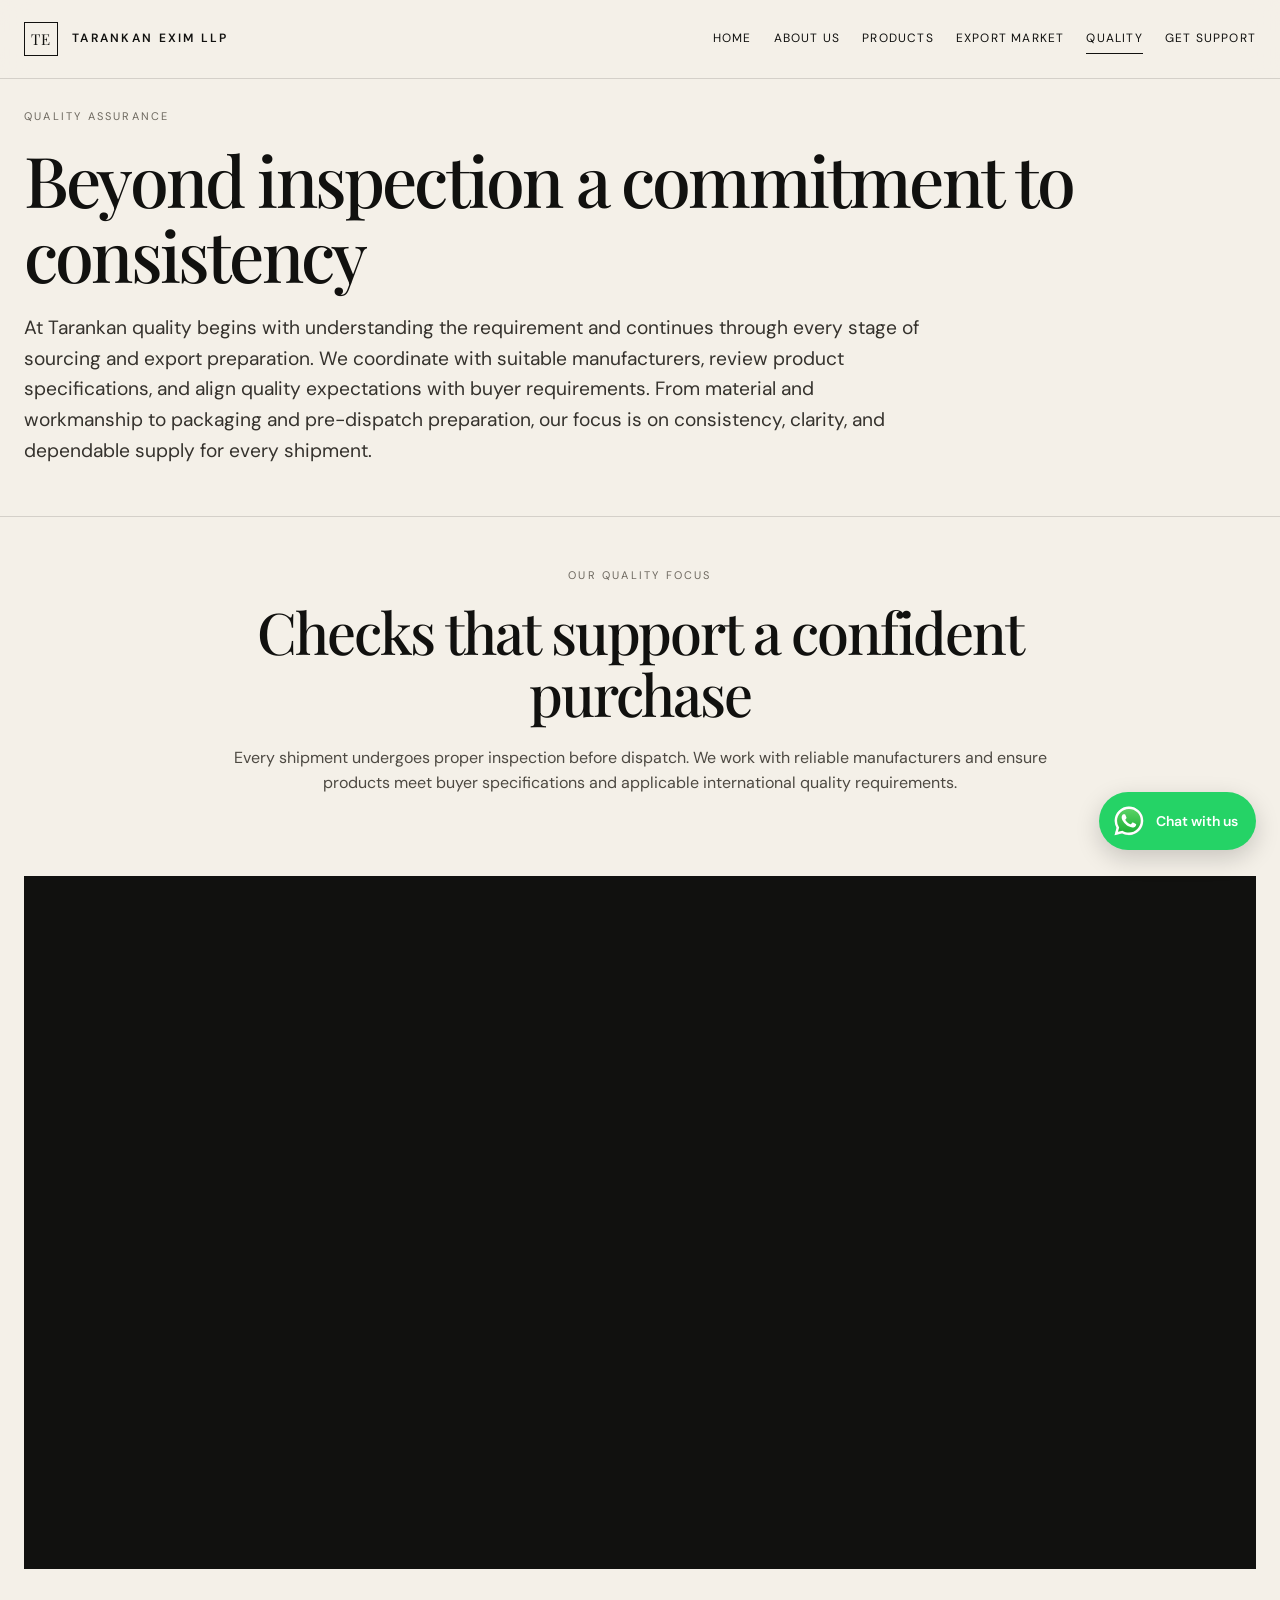
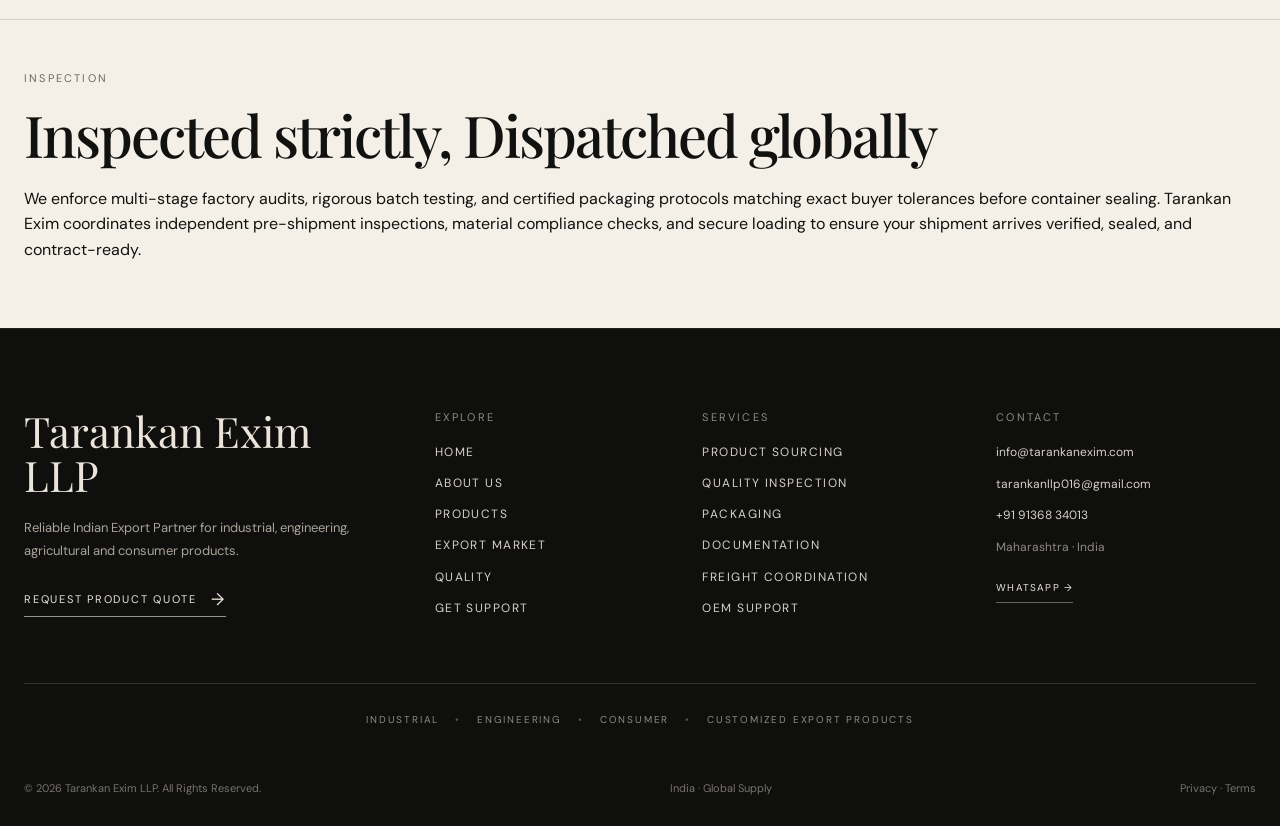
<file: quality.html>
<!doctype html>
<html lang="en">

<head>
    <meta charset="utf-8">
    <meta name="viewport" content="width=device-width,initial-scale=1">
    <title>Quality Assurance | Tarankan Exim LLP</title>
    <meta name="description"
        content="Tarankan Exim LLP focuses on quality control, packaging, export compliance, timely shipment and documentation.">
        <link rel="icon" type="image/png" href="assets/logo.png">
    <link rel="stylesheet" href="css/style.css">
</head>

<body>
    <header class="site-header">
        <div class="container nav"><a class="brand" href="index.html"><span class="brand-mark">TE</span><span
                    class="brand-text">Tarankan Exim LLP</span></a><button class="menu-btn" aria-label="Open menu"
                aria-expanded="false">☰</button>
            <nav class="nav-links"><a class="" href="index.html">Home</a><a class="" href="about.html">About Us</a><a
                    class="" href="products.html">Products</a><a class=""
                    href="markets.html">Export Market</a><a class="active" href="quality.html">Quality</a><a class=""
                    href="get-support.html">Get Support</a></nav>
        </div>
    </header>
    <main>
        <section class="page-hero" id = "quality-hero-section">
            <div class="container">
                <div class="eyebrow">Quality Assurance</div>
                <h1 id = "quality-hero-heading">Beyond inspection a commitment to consistency</h1>
                <p class="lead">At Tarankan quality begins with understanding the requirement and continues through every stage of sourcing and export preparation. We coordinate with suitable manufacturers, review product specifications, and align quality expectations with buyer requirements. From material and workmanship to packaging and pre-dispatch preparation, our focus is on consistency, clarity, and dependable supply for every shipment.</p>
            </div>
        </section>
        <!-- <section class="section">
            <div class="container two-col">
                <div class="visual tall">
                    <img src="assets/quality/quality-inspection.svg" alt = "Quality inspection at Tarankan Exim" class="visual-image">
                    <span class="visual-label">Quality inspection</span></div>
                <div>
                    <div class="eyebrow">Our Quality Focus</div>
                    <h2>Checks that support a confident purchase.</h2>
                    <p class="body-copy">Every shipment undergoes proper inspection before dispatch. We work with
                        reliable manufacturers and ensure products meet buyer specifications and applicable
                        international quality requirements.</p>
                    <ul class="clean-list">
                        <li class = "quality-clean-list"><span>Quality Control</span><span>🛡️</span></li>
                        <li class = "quality-clean-list"><span>Proper Packaging</span><span>📦</span></li>
                        <li class = "quality-clean-list"><span>Export Compliance</span><span>✅</span></li>
                        <li class = "quality-clean-list"><span>Timely Shipment</span><span>⏱️</span></li>
                        <li class = "quality-clean-list"><span>Complete Documentation</span><span>📋</span></li>
                    </ul>
                </div>
            </div>
        </section> -->
        <!-- <section class="section quality-focus-section">
            <div class="container two-col"> -->

                <!-- LEFT: Animated Quality Journey -->
                <!-- <div class="visual quality-animation-visual"> -->

                    <!-- <img
                        src="assets/quality/quality-inspection.svg"
                        alt="Tarankan Exim quality inspection journey"
                        class="quality-animation-svg"
                    > -->
                    <!-- <picture> -->
    <!-- Old phone/mobile version -->
    <!-- <source
        media="(max-width: 980px)"
        srcset="assets/quality/quality-inspection-small.svg"
    > -->

    <!-- Tall desktop version -->
    <!-- <img
        src="assets/quality/quality-inspection.svg"
        alt="Tarankan Exim quality inspection journey"
        class="quality-animation-svg"
    >
</picture> -->

                    <!-- <span class="visual-label">Quality inspection</span> -->
                <!-- </div> -->


                <!-- RIGHT: Quality Content -->
                <!-- <div>
                    <div class="eyebrow">Our Quality Focus</div>

                    <h2>Checks that support a confident purchase.</h2>

                    <p class="body-copy">
                        Every shipment undergoes proper inspection before dispatch.
                        We work with reliable manufacturers and ensure products meet
                        buyer specifications and applicable international quality
                        requirements.
                    </p> -->

                    <!-- <ul class="clean-list">

                        <li class="quality-clean-list">
                            <span>Quality Control</span>
                            <span>🛡️</span>
                        </li>

                        <li class="quality-clean-list">
                            <span>Proper Packaging</span>
                            <span>📦</span>
                        </li>

                        <li class="quality-clean-list">
                            <span>Export Compliance</span>
                            <span>✅</span>
                        </li>

                        <li class="quality-clean-list">
                            <span>Timely Shipment</span>
                            <span>⏱️</span>
                        </li>

                        <li class="quality-clean-list">
                            <span>Complete Documentation</span>
                            <span>📋</span>
                        </li>

                    </ul> -->
                    <!-- <ul class="clean-list">

                        <li class="quality-clean-list">
                            <span>Specification Verification</span>
                            <span>📐</span>
                        </li>

                        <li class="quality-clean-list">
                            <span>Material Inspection</span>
                            <span>🔍</span>
                        </li>

                        <li class="quality-clean-list">
                            <span>Dimensional Accuracy</span>
                            <span>📏</span>
                        </li>

                        <li class="quality-clean-list">
                            <span>Workmanship & Finish</span>
                            <span>✨</span>
                        </li>

                        <li class="quality-clean-list">
                            <span>Functional Inspection</span>
                            <span>⚙️</span>
                        </li>

                        <li class="quality-clean-list">
                            <span>Quantity Verification</span>
                            <span>🔢</span>
                        </li>

                        <li class="quality-clean-list">
                            <span>Packaging Inspection</span>
                            <span>📦</span>
                        </li>

                        <li class="quality-clean-list">
                            <span>Cargo Condition Check</span>
                            <span>🚢</span>
                        </li>

                        <li class="quality-clean-list">
                            <span>Labelling & Marking</span>
                            <span>🏷️</span>
                        </li>

                        <li class="quality-clean-list">
                            <span>Pre-Dispatch Inspection</span>
                            <span>✅</span>
                        </li>

                    </ul>
                </div>

            </div>
        </section> -->
        <section class="section quality-focus-section">

    <div class="container">

        <!-- QUALITY INTRO -->
        <div class="quality-focus-intro">

            <div class="eyebrow">
                Our Quality Focus
            </div>

            <h2>
                Checks that support a confident purchase
            </h2>

            <p class="body-copy">
                Every shipment undergoes proper inspection before dispatch.
                We work with reliable manufacturers and ensure products meet
                buyer specifications and applicable international quality
                requirements.
            </p>

        </div>


        <!-- LANDSCAPE VIEWPORT / VERTICAL JOURNEY -->
        <!-- <div class="quality-animation-visual">

            <picture> -->

                <!-- Mobile version -->
                <!-- <source
                    media="(max-width: 640px)"
                    srcset="assets/quality/quality-inspection-small.svg"
                > -->

                <!-- Desktop / tablet -->
                <!-- <img
                    src="assets/quality/tarankan-quality-journey-loop.svg"
                    alt="Tarankan Exim upward quality inspection journey"
                    class="quality-animation-svg"
                >

            </picture>

        </div> -->
        <div class="quality-animation-visual">

            <video
                class="quality-animation-video"
                autoplay
                muted
                loop
                playsinline
                preload="metadata"
            >
                <source
                    src="assets/quality/working.mp4"
                    type="video/mp4"
                >
                Your browser does not support the video tag.
            </video>

        </div>

    </div>

</section>
        <section class="section section-rule">
            <div class="container">
                <div class="eyebrow">Inspection</div>
                <h2 id = "quality-inspection">Inspected strictly, Dispatched globally</h2>
                <!-- <div class="four-col" style="margin-top:36px">
                    <div class="card">
                        <h3>Commercial Invoice</h3>
                        <p>Commercial details for the transaction.</p>
                    </div>
                    <div class="card">
                        <h3>Packing List</h3>
                        <p>Package-level shipment information.</p>
                    </div>
                    <div class="card">
                        <h3>Certificate of Origin</h3>
                        <p>Origin documentation where required.</p>
                    </div>
                    <div class="card">
                        <h3>Bill of Lading</h3>
                        <p>Transport documentation for relevant shipments.</p>
                    </div>
                    <div class="card">
                        <h3>Shipping Bill</h3>
                        <p>Export customs filing documentation.</p>
                    </div>
                    <div class="card">
                        <h3>Insurance</h3>
                        <p>Insurance documents when applicable.</p>
                    </div>
                    <div class="card">
                        <h3>Buyer Documents</h3>
                        <p>Additional documents as required by the importing market.</p>
                    </div>
                    <div class="card">
                        <h3>Other Compliance</h3>
                        <p>Documents coordinated based on product and destination.</p>
                    </div>
                </div> -->
                <p>We enforce multi-stage factory audits, rigorous batch testing, and certified packaging protocols matching exact buyer tolerances before container sealing. Tarankan Exim coordinates independent pre-shipment inspections, material compliance checks, and secure loading to ensure your shipment arrives verified, sealed, and contract-ready.</p>
            </div>
        </section>
        <!-- WhatsApp Floating Chat --> <a
            href="https://wa.me/919136834013?text=Hello%20Tarankan%20Exim%20LLP%2C%20I%20would%20like%20to%20know%20more."
            class="whatsapp-float" target="_blank" rel="noopener noreferrer" aria-label="Chat with us on WhatsApp">
            <span class="whatsapp-icon"><img src="assets/WhatsApp.svg" alt=""></span> <span class="whatsapp-text">Chat
                with us</span> </a>
    </main>
    <!-- <footer>
        <div class="container footer-top">
            <div>
                <div class="footer-brand">Tarankan Exim LLP</div>
                <p class="footer-muted">Reliable Indian Export Partner for industrial, engineering, agricultural and
                    consumer products.</p>
            </div>
            <div>
                <div class="eyebrow">Quick Links</div>
                <div class="footer-links"><a href="index.html">Home</a><a href="about.html">About Us</a><a
                        href="products.html">Products</a><a href="markets.html">Export Market</a><a
                        href="get-support.html">Get Support</a></div>
            </div>
            <div>
                <div class="eyebrow">Contact</div>
                <div class="footer-links"><a href="mailto:info@tarankanexim.com">info@tarankanexim.com</a><a
                        href="tel:+91 9136834013">+91 91368 34013</a><span>Ahmednagar, Maharashtra · India</span></div>
            </div>
        </div>
        <div class="container footer-bottom"><span>© <span data-year></span> Tarankan Exim LLP. All Rights
                Reserved.</span><span><a href="privacy.html">Privacy</a> · <a href="terms.html">Terms</a></span></div>
    </footer> -->
    <footer>

        <div class="container footer-top">

            <!-- Brand -->
            <div class="footer-brand-column">

                <div class="footer-brand">
                    Tarankan Exim LLP
                </div>

                <p class="footer-muted">
                    Reliable Indian Export Partner for industrial, engineering,
                    agricultural and consumer products.
                </p>

                <a href="inquiry.html" class="footer-quote-btn">
                    Request Product Quote
                    <span>→</span>
                </a>

            </div>


            <!-- Explore -->
            <div class="footer-column">

                <div class="eyebrow">
                    Explore
                </div>

                <div class="footer-links">
                    <a href="index.html">Home</a>
                    <a href="about.html">About Us</a>
                    <a href="products.html">Products</a>
                    <a href="markets.html">Export Market</a>
                    <a href="quality.html">Quality</a>
                    <a href="get-support.html">Get Support</a>
                </div>

            </div>


            <!-- Services -->
            <div class="footer-column">

                <div class="eyebrow">
                    Services
                </div>

                <div class="footer-links">
                    <a href="products.html#industrial">Product Sourcing</a>
                    <a href="quality.html">Quality Inspection</a>
                    <a href="products.html#consumer">Packaging</a>
                    <a href="products.html#documentation">Documentation</a>
                    <a href="products.html#services-hero">Freight Coordination</a>
                    <a href="products.html#consumer">OEM Support</a>
                </div>

            </div>


            <!-- Contact -->
            <div class="footer-column">

                <div class="eyebrow">
                    Contact
                </div>

                <div class="footer-contact">

                    <a href="mailto:info@tarankanexim.com">
                        info@tarankanexim.com
                    </a>

                    <a href="mailto:tarankanllp016@gmail.com">
                        tarankanllp016@gmail.com
                    </a>

                    <a href="tel:+91 9136834013">
                        +91 91368 34013
                    </a>

                    <span>
                        Maharashtra · India
                    </span>

                    <a
                        href="https://wa.me/919136834013?text=Hello%20Tarankan%20Exim%20LLP%2C%20I%20would%20like%20to%20know%20more."
                        target="_blank"
                        rel="noopener noreferrer"
                        class="footer-whatsapp">
                        WhatsApp →
                    </a>

                </div>

            </div>

        </div>


        <!-- Capabilities strip -->
        <div class="container footer-capabilities">

            <span>Industrial</span>
            <span>Engineering</span>
            <span>Consumer</span>
            <span>Customized Export Products</span>

        </div>


        <!-- Bottom -->
        <div class="container footer-bottom">

            <span>
                © <span data-year></span> Tarankan Exim LLP.
                All Rights Reserved.
            </span>

            <span>
                India · Global Supply
            </span>

            <span>
                <a href="privacy.html">Privacy</a>
                ·
                <a href="terms.html">Terms</a>
            </span>

        </div>

    </footer>
    <script src="js/main.js"></script>
</body>

</html>
</file>
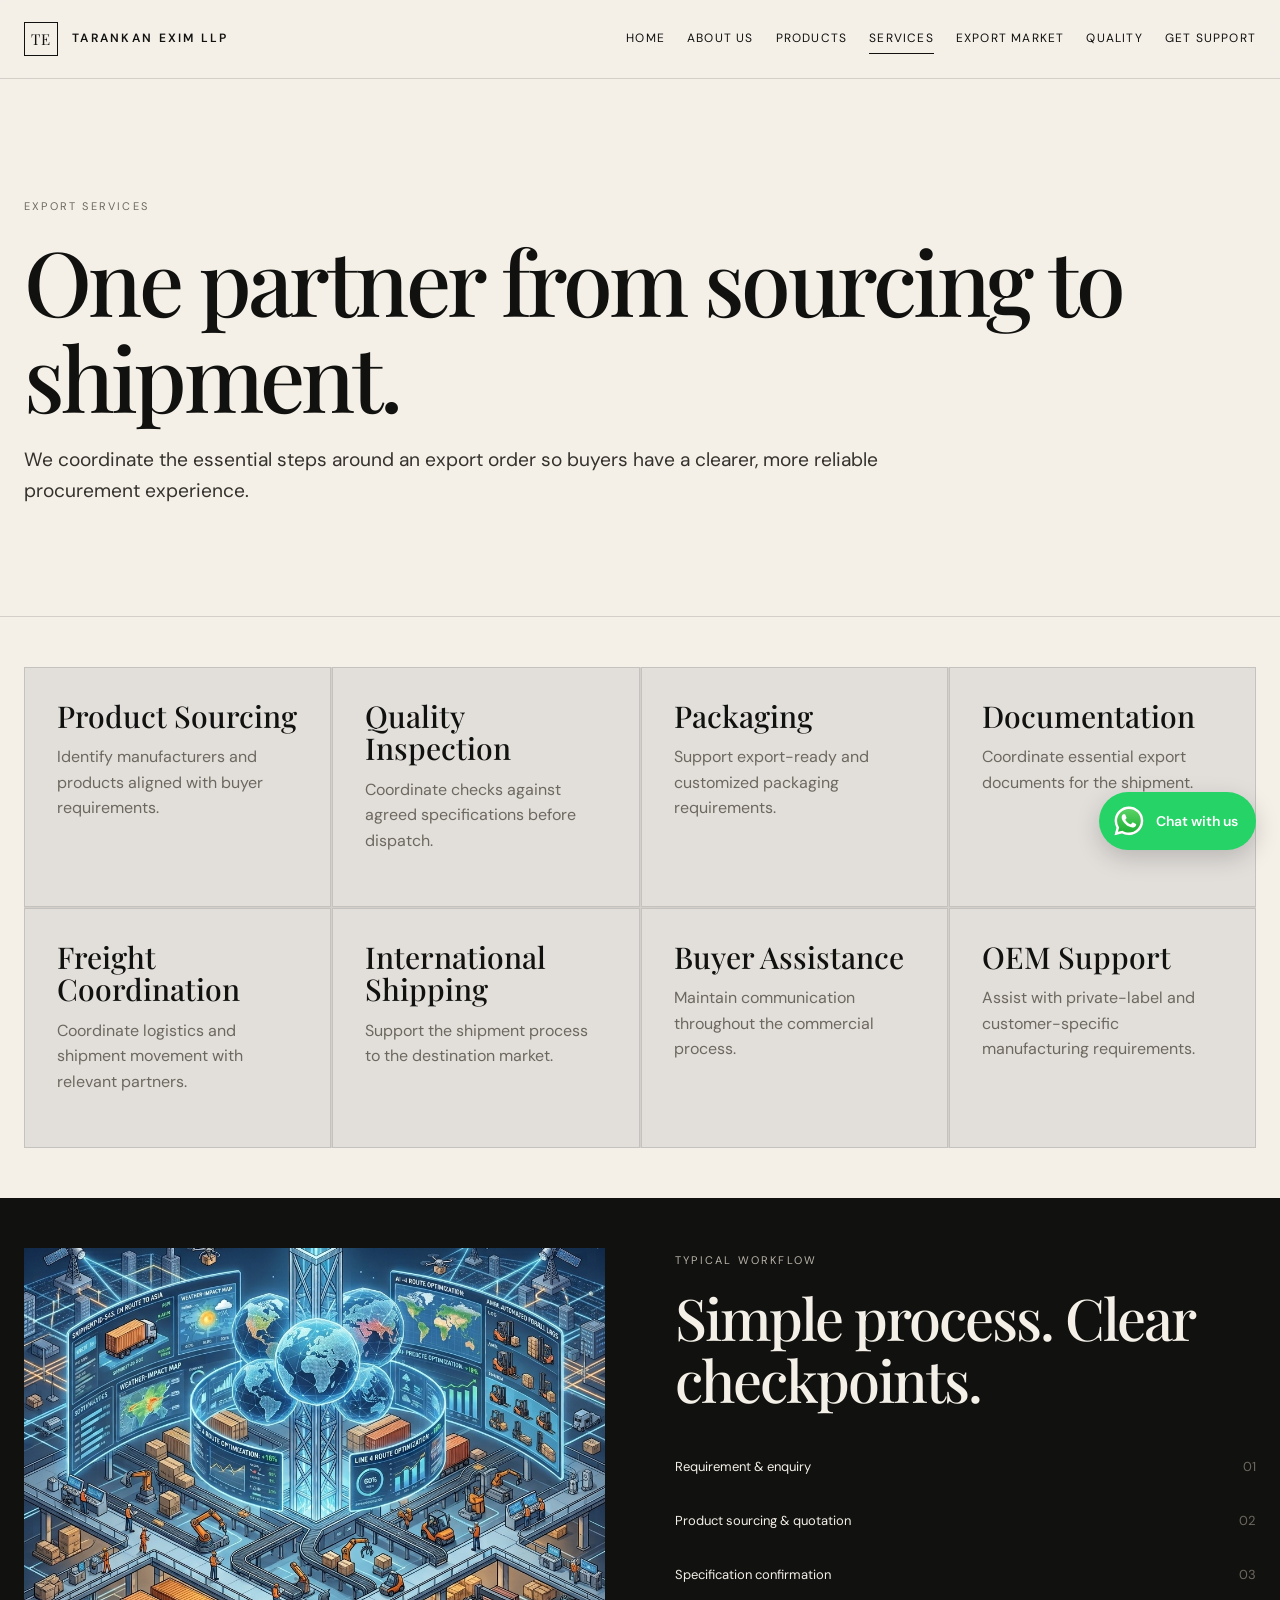
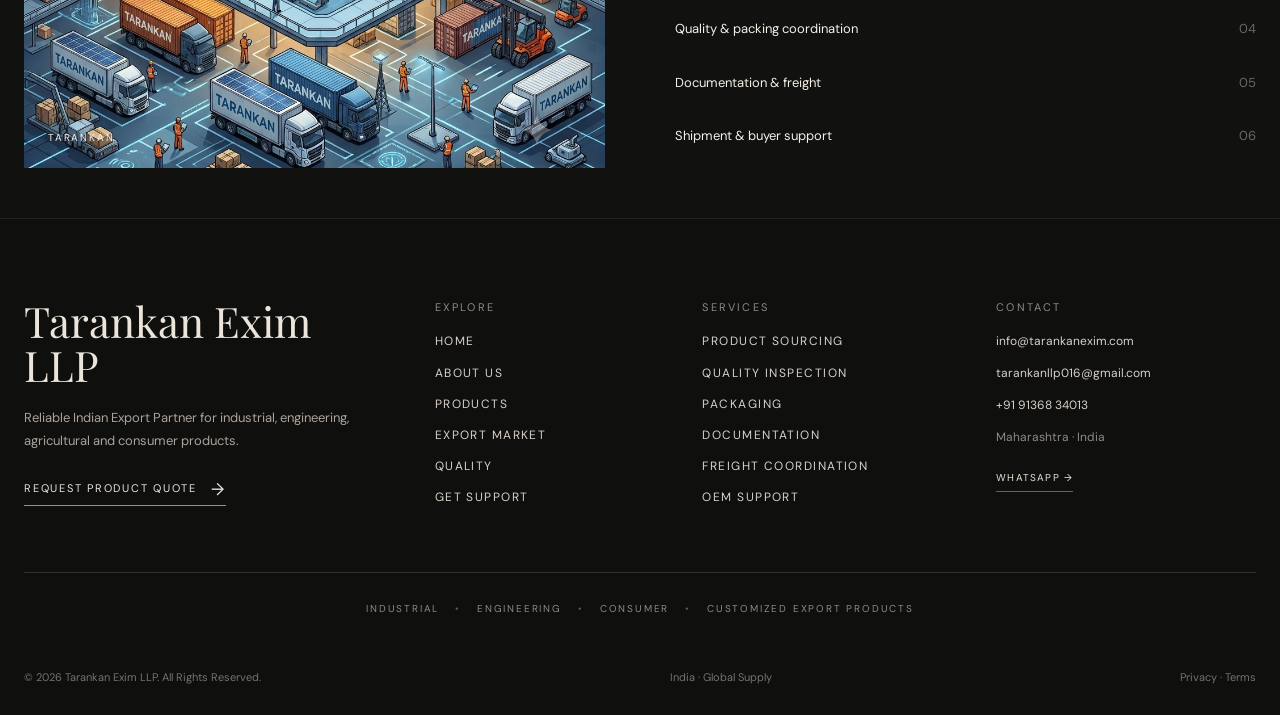
<file: services.html>
<!doctype html>
<html lang="en">

<head>
    <meta charset="utf-8">
    <meta name="viewport" content="width=device-width,initial-scale=1">
    <title>Export Services | Tarankan Exim LLP</title>
    <meta name="description"
        content="Complete export solutions from product sourcing to shipping and buyer assistance.">
        <link rel="icon" type="image/png" href="assets/logo.png">
    <link rel="stylesheet" href="css/style.css">
</head>

<body>
    <header class="site-header">
        <div class="container nav"><a class="brand" href="index.html"><span class="brand-mark">TE</span><span
                    class="brand-text">Tarankan Exim LLP</span></a><button class="menu-btn" aria-label="Open menu"
                aria-expanded="false">☰</button>
            <nav class="nav-links"><a class="" href="index.html">Home</a><a class="" href="about.html">About Us</a><a
                    class="" href="products.html">Products</a><a class="active" href="services.html">Services</a><a
                    class="" href="markets.html">Export Market</a><a class="" href="quality.html">Quality</a><a class=""
                    href="get-support.html">Get Support</a></nav>
        </div>
    </header>
    <main>
        <section class="page-hero">
            <div class="container">
                <div class="eyebrow">Export Services</div>
                <h1>One partner from sourcing to shipment.</h1>
                <p class="lead">We coordinate the essential steps around an export order so buyers have a clearer, more
                    reliable procurement experience.</p>
            </div>
        </section>
        <section class="section">
            <div class="container four-col">
                <div class="card">
                    <h3>Product Sourcing</h3>
                    <p>Identify manufacturers and products aligned with buyer requirements.</p>
                </div>
                <div class="card">
                    <h3>Quality Inspection</h3>
                    <p>Coordinate checks against agreed specifications before dispatch.</p>
                </div>
                <div class="card">
                    <h3>Packaging</h3>
                    <p>Support export-ready and customized packaging requirements.</p>
                </div>
                <div class="card">
                    <h3>Documentation</h3>
                    <p>Coordinate essential export documents for the shipment.</p>
                </div>
                <div class="card">
                    <h3>Freight Coordination</h3>
                    <p>Coordinate logistics and shipment movement with relevant partners.</p>
                </div>
                <div class="card">
                    <h3>International Shipping</h3>
                    <p>Support the shipment process to the destination market.</p>
                </div>
                <div class="card">
                    <h3>Buyer Assistance</h3>
                    <p>Maintain communication throughout the commercial process.</p>
                </div>
                <div class="card">
                    <h3>OEM Support</h3>
                    <p>Assist with private-label and customer-specific manufacturing requirements.</p>
                </div>
            </div>
        </section>
        <section class="section dark">
            <div class="container two-col">
                <div class="visual">
                    <img src="assets/services/logistics.png"alt="International logistics and shipping"class="visual-image">
                    <span class="visual-label">Tarankan</span></div>
                <div>
                    <div class="eyebrow">Typical Workflow</div>
                    <h2>Simple process. Clear checkpoints.</h2>
                    <ol class="clean-list">
                        <li><span>Requirement & enquiry</span><span>01</span></li>
                        <li><span>Product sourcing & quotation</span><span>02</span></li>
                        <li><span>Specification confirmation</span><span>03</span></li>
                        <li><span>Quality & packing coordination</span><span>04</span></li>
                        <li><span>Documentation & freight</span><span>05</span></li>
                        <li><span>Shipment & buyer support</span><span>06</span></li>
                    </ol>
                </div>
            </div>
        </section>
        <!-- WhatsApp Floating Chat --> <a
            href="https://wa.me/919136834013?text=Hello%20Tarankan%20Exim%20LLP%2C%20I%20would%20like%20to%20know%20more."
            class="whatsapp-float" target="_blank" rel="noopener noreferrer" aria-label="Chat with us on WhatsApp">
            <span class="whatsapp-icon"><img src="assets/WhatsApp.svg" alt=""></span> <span class="whatsapp-text">Chat
                with us</span> </a>
    </main>
    <!-- <footer>
        <div class="container footer-top">
            <div>
                <div class="footer-brand">Tarankan Exim LLP</div>
                <p class="footer-muted">Reliable Indian Export Partner for industrial, engineering, agricultural and
                    consumer products.</p>
            </div>
            <div>
                <div class="eyebrow">Quick Links</div>
                <div class="footer-links"><a href="index.html">Home</a><a href="about.html">About Us</a><a
                        href="products.html">Products</a><a href="markets.html">Export Market</a><a
                        href="get-support.html">Get Support</a></div>
            </div>
            <div>
                <div class="eyebrow">Contact</div>
                <div class="footer-links"><a href="mailto:info@tarankanexim.com">info@tarankanexim.com</a><a
                        href="tel:+91 9136834013">+91 91368 34013</a><span>Ahmednagar, Maharashtra · India</span></div>
            </div>
        </div>
        <div class="container footer-bottom"><span>© <span data-year></span> Tarankan Exim LLP. All Rights
                Reserved.</span><span><a href="privacy.html">Privacy</a> · <a href="terms.html">Terms</a></span></div>
    </footer> -->
    <footer>

        <div class="container footer-top">

            <!-- Brand -->
            <div class="footer-brand-column">

                <div class="footer-brand">
                    Tarankan Exim LLP
                </div>

                <p class="footer-muted">
                    Reliable Indian Export Partner for industrial, engineering,
                    agricultural and consumer products.
                </p>

                <a href="inquiry.html" class="footer-quote-btn">
                    Request Product Quote
                    <span>→</span>
                </a>

            </div>


            <!-- Explore -->
            <div class="footer-column">

                <div class="eyebrow">
                    Explore
                </div>

                <div class="footer-links">
                    <a href="index.html">Home</a>
                    <a href="about.html">About Us</a>
                    <a href="products.html">Products</a>
                    <a href="markets.html">Export Market</a>
                    <a href="quality.html">Quality</a>
                    <a href="get-support.html">Get Support</a>
                </div>

            </div>


            <!-- Services -->
            <div class="footer-column">

                <div class="eyebrow">
                    Services
                </div>

                <div class="footer-links">
                    <a href="products.html#industrial">Product Sourcing</a>
                    <a href="quality.html">Quality Inspection</a>
                    <a href="products.html#consumer">Packaging</a>
                    <a href="products.html#documentation">Documentation</a>
                    <a href="products.html#services-hero">Freight Coordination</a>
                    <a href="products.html#consumer">OEM Support</a>
                </div>

            </div>


            <!-- Contact -->
            <div class="footer-column">

                <div class="eyebrow">
                    Contact
                </div>

                <div class="footer-contact">

                    <a href="mailto:info@tarankanexim.com">
                        info@tarankanexim.com
                    </a>

                    <a href="mailto:tarankanllp016@gmail.com">
                        tarankanllp016@gmail.com
                    </a>

                    <a href="tel:+91 9136834013">
                        +91 91368 34013
                    </a>

                    <span>
                        Maharashtra · India
                    </span>

                    <a
                        href="https://wa.me/919136834013?text=Hello%20Tarankan%20Exim%20LLP%2C%20I%20would%20like%20to%20know%20more."
                        target="_blank"
                        rel="noopener noreferrer"
                        class="footer-whatsapp">
                        WhatsApp →
                    </a>

                </div>

            </div>

        </div>


        <!-- Capabilities strip -->
        <div class="container footer-capabilities">

            <span>Industrial</span>
            <span>Engineering</span>
            <span>Consumer</span>
            <span>Customized Export Products</span>

        </div>


        <!-- Bottom -->
        <div class="container footer-bottom">

            <span>
                © <span data-year></span> Tarankan Exim LLP.
                All Rights Reserved.
            </span>

            <span>
                India · Global Supply
            </span>

            <span>
                <a href="privacy.html">Privacy</a>
                ·
                <a href="terms.html">Terms</a>
            </span>

        </div>

    </footer>
    <script src="js/main.js"></script>
</body>

</html>
</file>
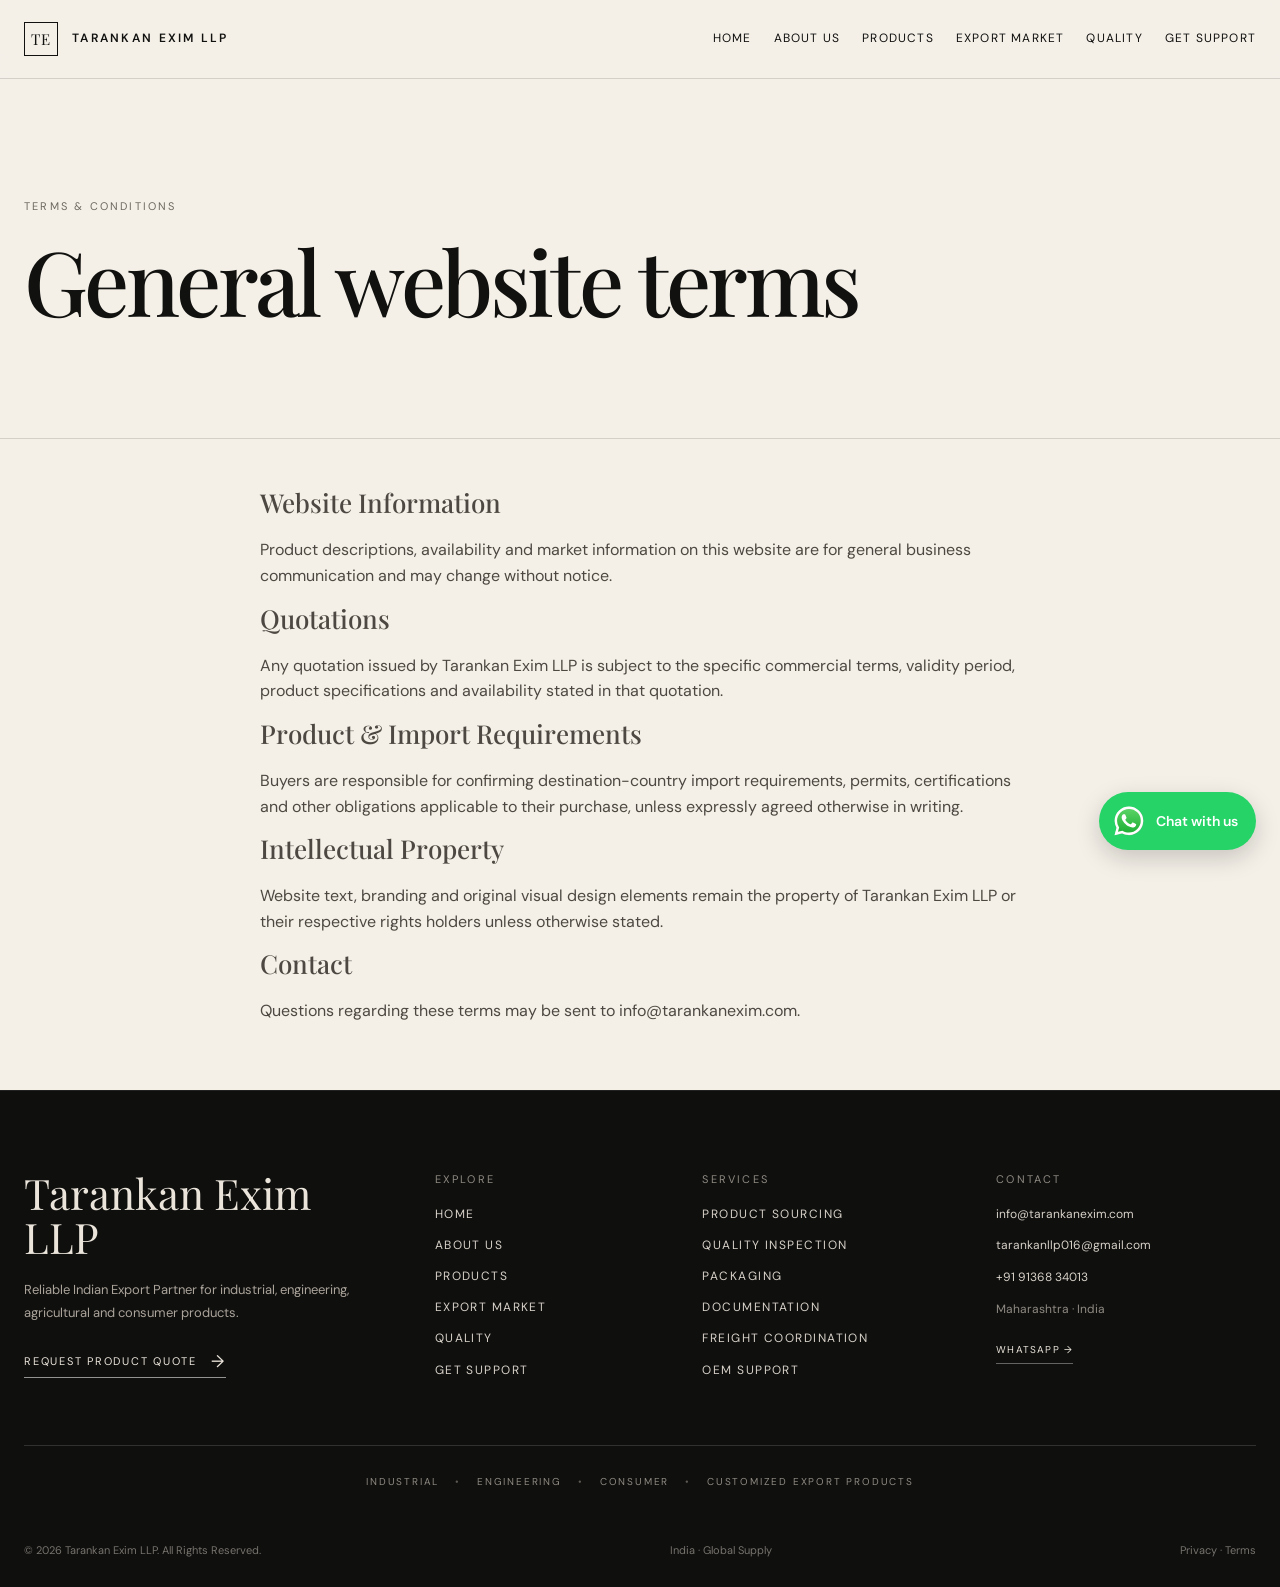
<file: terms.html>
<!doctype html>
<html lang="en">

<head>
    <meta charset="utf-8">
    <meta name="viewport" content="width=device-width,initial-scale=1">
    <title>Terms & Conditions | Tarankan Exim LLP</title>
    <meta name="description" content="General website and enquiry terms for Tarankan Exim LLP.">
    <link rel="icon" type="image/png" href="assets/logo.png">
    <link rel="stylesheet" href="css/style.css">
</head>

<body>
    <header class="site-header">
        <div class="container nav"><a class="brand" href="index.html"><span class="brand-mark">TE</span><span
                    class="brand-text">Tarankan Exim LLP</span></a><button class="menu-btn" aria-label="Open menu"
                aria-expanded="false">☰</button>
            <nav class="nav-links"><a class="" href="index.html">Home</a><a class="" href="about.html">About Us</a><a
                    class="" href="products.html">Products</a><a class=""
                    href="markets.html">Export Market</a><a class="" href="quality.html">Quality</a><a class=""
                    href="get-support.html">Get Support</a></nav>
        </div>
    </header>
    <main>
        <section class="page-hero">
            <div class="container">
                <div class="eyebrow">Terms & Conditions</div>
                <h1>General website terms</h1>
                <!-- <p class="lead">This starter wording should be reviewed and finalized for your actual commercial and
                    legal policies.</p> -->
            </div>
        </section>
        <section class="section">
            <div class="container body-copy">
                <h3>Website Information</h3>
                <p>Product descriptions, availability and market information on this website are for general business
                    communication and may change without notice.</p>
                <h3>Quotations</h3>
                <p>Any quotation issued by Tarankan Exim LLP is subject to the specific commercial terms, validity
                    period, product specifications and availability stated in that quotation.</p>
                <h3>Product & Import Requirements</h3>
                <p>Buyers are responsible for confirming destination-country import requirements, permits,
                    certifications and other obligations applicable to their purchase, unless expressly agreed otherwise
                    in writing.</p>
                <h3>Intellectual Property</h3>
                <p>Website text, branding and original visual design elements remain the property of Tarankan Exim LLP
                    or their respective rights holders unless otherwise stated.</p>
                <h3>Contact</h3>
                <p>Questions regarding these terms may be sent to <a
                        href="mailto:info@tarankanexim.com">info@tarankanexim.com</a>.</p>
            </div>
        </section>
        <!-- WhatsApp Floating Chat --> <a
            href="https://wa.me/919136834013?text=Hello%20Tarankan%20Exim%20LLP%2C%20I%20would%20like%20to%20know%20more."
            class="whatsapp-float" target="_blank" rel="noopener noreferrer" aria-label="Chat with us on WhatsApp">
            <span class="whatsapp-icon"><img src="assets/WhatsApp.svg" alt=""></span> <span class="whatsapp-text">Chat
                with us</span> </a>
    </main>
    <!-- <footer>
        <div class="container footer-top">
            <div>
                <div class="footer-brand">Tarankan Exim LLP</div>
                <p class="footer-muted">Reliable Indian Export Partner for industrial, engineering, agricultural and
                    consumer products.</p>
            </div>
            <div>
                <div class="eyebrow">Quick Links</div>
                <div class="footer-links"><a href="index.html">Home</a><a href="about.html">About Us</a><a
                        href="products.html">Products</a><a href="markets.html">Export Market</a><a
                        href="get-support.html">Get Support</a></div>
            </div>
            <div>
                <div class="eyebrow">Contact</div>
                <div class="footer-links"><a href="mailto:info@tarankanexim.com">info@tarankanexim.com</a><a
                        href="tel:+91 9136834013">+91 91368 34013</a><span>Ahmednagar, Maharashtra · India</span></div>
            </div>
        </div>
        <div class="container footer-bottom"><span>© <span data-year></span> Tarankan Exim LLP. All Rights
                Reserved.</span><span><a href="privacy.html">Privacy</a> · <a href="terms.html">Terms</a></span></div>
    </footer> -->
    <footer>

        <div class="container footer-top">

            <!-- Brand -->
            <div class="footer-brand-column">

                <div class="footer-brand">
                    Tarankan Exim LLP
                </div>

                <p class="footer-muted">
                    Reliable Indian Export Partner for industrial, engineering,
                    agricultural and consumer products.
                </p>

                <a href="inquiry.html" class="footer-quote-btn">
                    Request Product Quote
                    <span>→</span>
                </a>

            </div>


            <!-- Explore -->
            <div class="footer-column">

                <div class="eyebrow">
                    Explore
                </div>

                <div class="footer-links">
                    <a href="index.html">Home</a>
                    <a href="about.html">About Us</a>
                    <a href="products.html">Products</a>
                    <a href="markets.html">Export Market</a>
                    <a href="quality.html">Quality</a>
                    <a href="get-support.html">Get Support</a>
                </div>

            </div>


            <!-- Services -->
            <div class="footer-column">

                <div class="eyebrow">
                    Services
                </div>

                <div class="footer-links">
                    <a href="products.html#industrial">Product Sourcing</a>
                    <a href="quality.html">Quality Inspection</a>
                    <a href="products.html#consumer">Packaging</a>
                    <a href="products.html#documentation">Documentation</a>
                    <a href="products.html#services-hero">Freight Coordination</a>
                    <a href="products.html#consumer">OEM Support</a>
                </div>

            </div>


            <!-- Contact -->
            <div class="footer-column">

                <div class="eyebrow">
                    Contact
                </div>

                <div class="footer-contact">

                    <a href="mailto:info@tarankanexim.com">
                        info@tarankanexim.com
                    </a>

                    <a href="mailto:tarankanllp016@gmail.com">
                        tarankanllp016@gmail.com
                    </a>

                    <a href="tel:+91 9136834013">
                        +91 91368 34013
                    </a>

                    <span>
                        Maharashtra · India
                    </span>

                    <a
                        href="https://wa.me/919136834013?text=Hello%20Tarankan%20Exim%20LLP%2C%20I%20would%20like%20to%20know%20more."
                        target="_blank"
                        rel="noopener noreferrer"
                        class="footer-whatsapp">
                        WhatsApp →
                    </a>

                </div>

            </div>

        </div>


        <!-- Capabilities strip -->
        <div class="container footer-capabilities">

            <span>Industrial</span>
            <span>Engineering</span>
            <span>Consumer</span>
            <span>Customized Export Products</span>

        </div>


        <!-- Bottom -->
        <div class="container footer-bottom">

            <span>
                © <span data-year></span> Tarankan Exim LLP.
                All Rights Reserved.
            </span>

            <span>
                India · Global Supply
            </span>

            <span>
                <a href="privacy.html">Privacy</a>
                ·
                <a href="terms.html">Terms</a>
            </span>

        </div>

    </footer>
    <script src="js/main.js"></script>
</body>

</html>
</file>
<file: css/style.css>
@import url('https://fonts.googleapis.com/css2?family=DM+Sans:wght@400;500;600&family=Playfair+Display:wght@500;600&display=swap');

:root{
  --ink:#11110f;
  --paper:#f4f0e8;
  --warm:#e7dfd1;
  --muted:#6d685f;
  --line:rgba(17,17,15,.14);
  --accent:#b68b52;
  --max:1440px;
}
*{box-sizing:border-box}
html{scroll-behavior:smooth}
body{margin:0;background:var(--paper);color:var(--ink);font-family:'DM Sans',Arial,sans-serif;line-height:1.6}
a{color:inherit;text-decoration:none}
img{max-width:100%;display:block}
.container{width:min(calc(100% - 48px),var(--max));margin:0 auto}

/* Header */
.site-header{position:fixed;top:0;left:0;right:0;z-index:100;background:rgba(244,240,232,.94);backdrop-filter:blur(14px);border-bottom:1px solid var(--line)}
.nav{height:78px;display:flex;align-items:center;justify-content:space-between;gap:24px}
.brand{display:flex;align-items:center;gap:14px;min-width:max-content}
.brand-mark{width:34px;height:34px;border:1px solid var(--ink);display:grid;place-items:center;font-family:'Playfair Display',serif;font-size:15px;letter-spacing:.08em}
.brand-text{font-size:12px;font-weight:600;letter-spacing:.19em;text-transform:uppercase}
.nav-links{display:flex;align-items:center;gap:22px;font-size:12px;letter-spacing:.1em;text-transform:uppercase}
.nav-links a{position:relative;padding:8px 0}
.nav-links a:after{content:'';position:absolute;left:0;bottom:3px;width:100%;height:1px;background:var(--ink);transform:scaleX(0);transform-origin:right;transition:.3s}
.nav-links a:hover:after,.nav-links a.active:after{transform:scaleX(1);transform-origin:left}
.menu-btn{display:none;border:0;background:none;font-size:20px;cursor:pointer}

/* Type */
h1,h2,h3{font-family:'Playfair Display',Georgia,serif;font-weight:500;line-height:1.08;margin:0 0 20px}
h1{font-size:clamp(46px,7vw,104px);letter-spacing:-.04em}
h2{font-size:clamp(34px,4.5vw,64px);letter-spacing:-.035em}
h3{font-size:26px}
.eyebrow{font-size:11px;text-transform:uppercase;letter-spacing:.2em;color:var(--muted);margin-bottom:16px}
.lead{font-size:clamp(17px,1.5vw,21px);max-width:720px;color:#35322d}
.body-copy{color:#4d4942;max-width:760px}

/* Buttons */
.btn-row{display:flex;flex-wrap:wrap;gap:12px;margin-top:32px}
.btn{display:inline-flex;align-items:center;justify-content:center;min-height:48px;padding:0 22px;border:1px solid var(--ink);font-size:11px;letter-spacing:.16em;text-transform:uppercase;transition:.25s}
.btn:hover{background:var(--ink);color:var(--paper)}
.btn.dark{background:var(--ink);color:var(--paper)}
.btn.dark:hover{background:transparent;color:var(--ink)}

/* home page video button */
#home-video-button {
    margin-right: 20px;
}

/* Shared sections */
main{padding-top:78px}
.section{padding:50px 0}
#home-ship-video-section {padding: 100px 0}
#quality-hero-section {padding: 30px 0}
#home-about-tarankan-section { padding: 15px 0 }
.section.tight{padding:70px 0}
.section.dark{background:var(--ink);color:var(--paper)}
.section.dark .eyebrow,.section.dark .body-copy{color:#b9b4aa}
.section-rule{border-top:1px solid var(--line)}
.two-col{display:grid;grid-template-columns:1fr 1fr;gap:70px;align-items:center}
.three-col{display:grid;grid-template-columns:repeat(3,1fr);gap:20px}
.four-col{display:grid;grid-template-columns:repeat(4,1fr);gap:1px;background:var(--line)}

/* Placeholder visuals */
.visual{min-height:520px;position:relative;overflow:hidden;background:#1b1a18}
/* .visual:before{content:'';position:absolute;inset:-30%;background:linear-gradient(125deg,#24211d,#8c704c,#ded0bd,#171614,#5f4c38);background-size:400% 400%;animation:shift 16s ease-in-out infinite} */
.visual.small{min-height:340px}
.visual.tall{min-height:620px}
.visual .visual-label{position:absolute;left:24px;bottom:22px;color:#f7f2e9;font-size:10px;letter-spacing:.18em;text-transform:uppercase;z-index:2}
@keyframes shift{0%,100%{background-position:0% 50%}50%{background-position:100% 50%}}

/* Home */
.hero{min-height:calc(100vh - 78px);display:grid;grid-template-columns:1.05fr .95fr;align-items:stretch}
.hero-copy{display:flex;align-items:center;padding:80px max(24px,6vw) 80px max(24px,6vw)}
.hero-copy-inner{max-width:760px}
.hero-visual{min-height:calc(100vh - 78px);position:relative;overflow:hidden;background:#201f1c}
.hero-visual:before{content:'';position:absolute;inset:0;background:linear-gradient(135deg,#161513,#726247,#cbb89d,#27231f,#9b896e);background-size:350% 350%;animation:shift 18s ease infinite}
.hero-visual:after{content:'';position:absolute;inset:0;background:linear-gradient(to bottom,transparent 55%,rgba(0,0,0,.35))}
.hero-meta{position:absolute;bottom:34px;left:34px;color:#f5efe7;font-size:11px;letter-spacing:.17em;text-transform:uppercase;z-index:2}

.stat-strip{display:grid;grid-template-columns:repeat(4,1fr);border-top:1px solid var(--line);border-bottom:1px solid var(--line)}
.stat{padding:28px 22px;border-right:1px solid var(--line)}
.stat:last-child{border-right:0}
.stat strong{display:block;font-family:'Playfair Display',serif;font-size:28px;font-weight:500}
.stat span{font-size:11px;letter-spacing:.12em;text-transform:uppercase;color:var(--muted)}

.card{background:rgba(255,255,255,.32);padding:32px;min-height:240px;border:1px solid var(--line)}
.card h3{font-size:30px;margin-bottom:12px}
.card p{color:var(--muted);margin:0}
.category-card{display:block;background:var(--ink);color:var(--paper);min-height:420px;position:relative;overflow:hidden;padding:28px}
.category-card:before{content:'';position:absolute;inset:0;background:linear-gradient(145deg,#11110f,#64523d,#c1a988,#201d1a);background-size:300% 300%;animation:shift 15s ease-in-out infinite;opacity:.8}
.category-card-content{position:absolute;left:28px;right:28px;bottom:28px;z-index:2}
.category-card h3{font-size:34px;margin:0 0 8px}
.category-card p{margin:0;color:#ddd5ca;font-size:14px;max-width:330px}

/* Lists / tables */
.clean-list{list-style:none;padding:0;margin:30px 0 0}
.clean-list li{display:flex;gap:16px;justify-content:space-between;border-top:1px solid var(--line);padding:16px 0;font-size:13px}
.clean-list li span:last-child{color:var(--muted)}
.markets{display:grid;grid-template-columns:repeat(4,1fr);gap:0;border-top:1px solid var(--line)}
.market{padding:24px;border-right:1px solid var(--line);border-bottom:1px solid var(--line);font-family:'Playfair Display',serif;font-size:24px}

/* Forms */
.form-shell{display:grid;grid-template-columns:.65fr 1.35fr;gap:70px;align-items:start}
form{display:grid;grid-template-columns:1fr 1fr;gap:18px}
.field{display:flex;flex-direction:column;gap:7px}
.field.full{grid-column:1/-1}
label{font-size:11px;letter-spacing:.14em;text-transform:uppercase;color:var(--muted)}
input,select,textarea{width:100%;border:0;border-bottom:1px solid var(--ink);background:transparent;padding:12px 2px;font:inherit;color:var(--ink);border-radius:0;outline:none}
textarea{min-height:130px;resize:vertical}
input:focus,select:focus,textarea:focus{border-bottom-color:var(--accent)}
.form-note{font-size:12px;color:var(--muted)}

/* Footer */
footer{background:#0f0f0e;color:#eae4da;padding:70px 0 26px}
.footer-top{display:grid;grid-template-columns:1.1fr .8fr .8fr;gap:70px;padding-bottom:60px;border-bottom:1px solid rgba(255,255,255,.14)}
.footer-brand{font-family:'Playfair Display',serif;font-size:40px;line-height:1.05}
.footer-muted{color:#aaa39a;font-size:13px;max-width:380px}
.footer-links{display:flex;flex-direction:column;gap:11px;font-size:18px;text-transform:uppercase;letter-spacing:.12em}
.footer-links a:hover{color:white}
.footer-bottom{display:flex;justify-content:space-between;gap:20px;padding-top:24px;color:#8f8a82;font-size:11px}

/* Page hero */
.page-hero{padding:120px 0 90px;border-bottom:1px solid var(--line)}
.page-hero .lead{max-width:900px}

/* Mobile */
@media (max-width:980px){
  .nav-links{position:absolute;top:78px;left:0;right:0;background:var(--paper);border-bottom:1px solid var(--line);padding:20px 24px;display:none;flex-direction:column;align-items:flex-start}
  .nav-links.open{display:flex}
  .menu-btn{display:block}
  .hero{grid-template-columns:1fr}
  .hero-visual{min-height:55vh}
  .two-col,.form-shell{grid-template-columns:1fr;gap:40px}
  .three-col{grid-template-columns:1fr}
  .four-col{grid-template-columns:1fr 1fr}
  .markets{grid-template-columns:1fr 1fr}
  .stat-strip{grid-template-columns:1fr 1fr}
  .stat:nth-child(2){border-right:0}
  .stat:nth-child(-n+2){border-bottom:1px solid var(--line)}
  .footer-top{grid-template-columns:1fr 1fr}
}
@media (max-width:640px){
  .container{width:min(calc(100% - 32px),var(--max))}
  .nav{height:68px}.site-header{height:68px}.nav-links{top:68px}.brand-text{font-size:10px}
  main{padding-top:68px}
  .section{padding:72px 0}
  .page-hero{padding:85px 0 65px}
  .hero-copy{padding:70px 16px}
  .four-col,.markets,.stat-strip{grid-template-columns:1fr}
  .stat{border-right:0!important;border-bottom:1px solid var(--line)}
  .stat:last-child{border-bottom:0}
  form{grid-template-columns:1fr}
  .field.full{grid-column:auto}
  .footer-top{grid-template-columns:1fr;gap:38px}
  .footer-bottom{flex-direction:column}
  .visual{min-height:380px}
}




/* Home - Category Card */
.category-card {
    position: relative;
    overflow: hidden;
}

.category-card-image {
    position: absolute;
    inset: 0;
    width: 100%;
    height: 100%;
    object-fit: cover;
}

/* .category-card-content {
    position: relative;
    z-index: 2;
    -webkit-text-stroke: 0.5px black;
} */

.category-card-content p {
  color: black;
}

/* Home - International Supply */
.visual {
    min-height: 520px;
    position: relative;
    overflow: hidden;
    background: #1b1a18;
}

.visual-image {
    position: absolute;
    inset: 0;
    width: 100%;
    height: 100%;
    object-fit: cover;
    display: block;
}

/* Home - Main Hero Image */
.hero-visual {
    position: relative;
    overflow: hidden;
}

.hero-video {
    position: absolute;
    inset: 0;
    width: 100%;
    height: 100%;
    object-fit: cover;
}

.hero-image {
    position: absolute;
    inset: 0;
    width: 100%;
    height: 100%;
    object-fit: cover;
    display: block;
}

.about-image {
    width: 100%;
    height: 90vh;
    overflow: hidden;
}

.about-image img {
    width: 100%;
    height: 100%;
    object-fit: cover;
    display: block;
}

@media (max-width: 640px) {
    .about-image {
        height: 40vh;
    }
}

/* =========================================
   WHY CHOOSE US - FULL SECTION VIDEO
   ========================================= */

.why-section {
    position: relative;
    overflow: hidden;
    isolation: isolate;
}

/* .why-section {
    position: relative;
    overflow: hidden;
    isolation: isolate;
    min-height: 650px;
}*/

/* @media (max-width:640px) {
    .why-section {
        min-height: 500px;
    }
} */

/* Full video covering the entire section */
.why-section .why-video {
    position: absolute;
    inset: 0;
    width: 100%;
    height: 100%;
    overflow: hidden;
    z-index: 0;
}

.why-section .why-video video {
    position: absolute;
    inset: 0;
    width: 100%;
    height: 100%;
    object-fit: cover;
    object-position: center;
}

/* Dark overlay so the text remains readable */
.why-section::after {
    content: '';
    position: absolute;
    inset: 0;
    background: rgba(0, 0, 0, 0.45);
    z-index: 1;
    pointer-events: none;
}

/* Keep your existing text above the video */
.why-section > .container {
    position: relative;
    z-index: 2;
}

/* =========================================
   CONTACT PAGE - TOP IMAGE
   ========================================= */

.contact-top-image {
    width: 100%;
    height: 52vh;
    min-height: 420px;
    overflow: hidden;
    position: relative;
}

.contact-top-image img {
    width: 100%;
    height: 100%;
    object-fit: cover;
    object-position: center;
    display: block;
}


/* =========================================
   CONTACT PAGE - DETAILS
   ========================================= */

.contact-details {
    display: grid;
    grid-template-columns: 1fr 1fr;
    gap: 100px;
    align-items: start;
}

.contact-details p {
    margin: 0;
}

.contact-details a {
    transition: color .25s ease;
}

.contact-details a:hover {
    color: var(--accent);
}


/* =========================================
   CONTACT PAGE - MOBILE
   ========================================= */

@media (max-width: 980px) {

    .contact-top-image {
        height: 45vh;
        min-height: 360px;
    }

    .contact-details {
        grid-template-columns: 1fr;
        gap: 50px;
    }

}


@media (max-width: 640px) {

    .contact-top-image {
        height: 34vh;
        min-height: 260px;
    }

    .contact-details {
        gap: 40px;
    }

}

#get-support-below-image {
    padding: 30px 0;
    border: none;
}


/* Contact - Factory Image */
.visual-image {
    position: absolute;
    inset: 0;
    width: 100%;
    height: 100%;
    object-fit: cover;
}

/* Quality - Inspection */
.visual {
    position: relative;
    overflow: hidden;
}

.visual-image {
    position: absolute;
    inset: 0;
    width: 100%;
    height: 100%;
    object-fit: cover;
    display: block;
}

/* Quality */
.visual {
    position: relative;
    overflow: hidden;
}

.visual-image {
    position: absolute;
    inset: 0;
    width: 100%;
    height: 100%;
    object-fit: cover;
    display: block;
}

.quality-clean-list span:first-child {
    font-size: 20px;
}

.quality-clean-list span:last-child {
    font-size: 22px;
}

#quality-hero-heading {
    font-size: 70px;
}

/* #quality-inspection {
    font-size: 90px;
} */

/* =========================================
   QUALITY LIST - 3D LIFT EFFECT
   ========================================= */

.quality-clean-list {
    position: relative;
    z-index: 1;
    transition:
        transform 0.3s ease,
        box-shadow 0.3s ease,
        background-color 0.3s ease;
}

/* =========================================
   AGRICULTURAL + WORKFLOW
   3D LIFT EFFECT FOR DARK SECTIONS
   ========================================= */

.agri-list li,
.workflow-list li {
    position: relative;
    z-index: 1;

    transition:
        transform 0.3s ease,
        box-shadow 0.3s ease,
        background-color 0.3s ease;
}


/* Hovered row */
.agri-list li:hover,
.workflow-list li:hover {
    z-index: 5;

    transform: translateY(-6px) scale(1.01);

    /* Slightly lighter than the dark section */
    background: rgba(255, 255, 255, 0.08);

    box-shadow:
        0 5px 10px rgba(0, 0, 0, 0.18),
        0 12px 25px rgba(0, 0, 0, 0.22),
        0 25px 40px rgba(0, 0, 0, 0.20);
}


/* Keep text light */
.agri-list li:hover span,
.workflow-list li:hover span {
    color: var(--paper);
}


/* Secondary text remains slightly muted */
.agri-list li:hover span:last-child,
.workflow-list li:hover span:last-child {
    color: #b9b4aa;
}


/* Hide the line immediately below hovered item */
.agri-list li:hover + li,
.workflow-list li:hover + li {
    border-top-color: transparent;
}

.workflow-list-text {
    font-size: 20px;
}

.agri-list-text {
    font-size: 20px;
}

/* our strength animation */

/* =========================================
   OUR STRENGTHS - 3D LIFT EFFECT
   Same animation as Quality list
   ========================================= */

.strengths-content .clean-list li {
    position: relative;
    z-index: 1;

    transition:
        transform 0.3s ease,
        box-shadow 0.3s ease,
        background-color 0.3s ease;
}

/* Hovered strength lifts */
.strengths-content .clean-list li:hover {
    z-index: 5;

    transform: translateY(-6px) scale(1.01);

    background: rgba(255, 255, 255, 0.92);

    box-shadow:
        0 5px 10px rgba(17, 17, 15, 0.08),
        0 12px 25px rgba(17, 17, 15, 0.12),
        0 25px 40px rgba(17, 17, 15, 0.10);
}

/* Hide the line immediately below the hovered item */
.strengths-content .clean-list li:hover + li {
    border-top-color: transparent;
}


/* Hovered row lifts */
.quality-clean-list:hover {
    z-index: 5;
    transform: translateY(-6px) scale(1.01);

    background: rgba(255, 255, 255, 0.92);

    box-shadow:
        0 5px 10px rgba(17, 17, 15, 0.08),
        0 12px 25px rgba(17, 17, 15, 0.12),
        0 25px 40px rgba(17, 17, 15, 0.10);
}

/* Hide the horizontal line immediately below hovered item */
.quality-clean-list:hover + .quality-clean-list {
    border-top-color: transparent;
}


/* =========================================
   PRODUCT CARD - IMAGE WITH TEXT OVERLAY
   ========================================= */
/* products-2 */
.product-card {
    position: relative;
    overflow: hidden;
    padding: 0;
    min-height: 360px;
    background: #1b1a18;
    border: 1px solid var(--line);
}

/* Product Image */
.product-card .product-image {
    position: absolute;
    inset: 0;
    width: 100%;
    height: 100%;
    object-fit: cover;
    object-position: center;
    display: block;
    transition: transform .6s ease;
}

/* Dark overlay */
.product-card::after {
    content: '';
    position: absolute;
    inset: 0;
    background: linear-gradient(
        to top,
        rgba(0, 0, 0, .78) 0%,
        rgba(0, 0, 0, .45) 38%,
        rgba(0, 0, 0, .08) 75%,
        rgba(0, 0, 0, 0) 100%
    );
    z-index: 1;
}

/* Text */
.product-card-content {
    position: absolute;
    left: 28px;
    right: 28px;
    bottom: 26px;
    z-index: 2;
    color: #f7f2e9;
}

.product-card-content h3 {
    margin: 0 0 8px;
    font-family: 'Playfair Display', Georgia, serif;
    font-size: 30px;
    font-weight: 500;
    line-height: 1.1;
    color: #f7f2e9;
}

.product-card-content p {
    margin: 0;
    max-width: 330px;
    color: rgba(247, 242, 233, .82);
    font-size: 13px;
    line-height: 1.55;
}

/* Image zoom */
.product-card:hover .product-image {
    transform: scale(1.06);
}


/* =========================================
   TABLET
   ========================================= */

@media (max-width: 980px) {

    .product-card {
        min-height: 350px;
    }

    .product-card-content {
        left: 24px;
        right: 24px;
        bottom: 24px;
    }

    .product-card-content h3 {
        font-size: 28px;
    }

}


/* =========================================
   MOBILE
   ========================================= */

@media (max-width: 640px) {

    .product-card {
        min-height: 380px;
    }

    .product-card-content {
        left: 22px;
        right: 22px;
        bottom: 22px;
    }

    .product-card-content h3 {
        font-size: 27px;
    }

    .product-card-content p {
        font-size: 13px;
    }

    .product-card:hover .product-image {
        transform: none;
    }

}

#services-hero {
    padding: 10px 0 45px;
}

/* markets */
.markets-hero-video {
    width: 100%;
    height: 100%;
    margin-top: -120px;
    margin-bottom: 60px;
    overflow: hidden;
}

#markets-page-hero { padding-bottom: 5px; }

.markets-hero-video video {
    width: 100%;
    height: 100%;
    object-fit: cover;
    display: block;
}

@media (max-width: 640px) {

    .markets-hero-video {
        height: 30vh;
        min-height: 420px;
        margin-top: -60px;
        margin-bottom: 40px;
    }

    .markets-hero-video video {
        width: 100%;
        height: 100%;
        object-fit: cover;
    }

}

.buyer-support {
    display: flex;
    flex-direction: column;
    align-items: center;
    text-align: center;
}

.buyer-support-heading {
    width: 100%;
    max-width: 900px;
}

.buyer-support-content {
    width: 100%;
    max-width: 900px;
}

.buyer-support-content .body-copy {
    margin-left: auto;
    margin-right: auto;
}


/* home page video hero video styling */
/* =========================================
   HOME PAGE - FULL VIDEO HERO
   ========================================= */

.home-page .hero {
    position: relative;
    min-height: calc(100vh - 78px);
    overflow: hidden;
    display: flex;
}

/* Full hero video */
.home-page .hero-visual {
    position: absolute;
    inset: 0;
    width: 100%;
    height: 100%;
    overflow: hidden;
    background: #201f1c;
    z-index: 0;
}

/* Responsive full-size video */
.home-page .hero-video {
    position: absolute;
    inset: 0;
    width: 100%;
    height: 100%;
    object-fit: cover;
    object-position: center;
    display: block;
}

/* Dark overlay */
.home-page .hero-visual:after {
    content: '';
    position: absolute;
    inset: 0;
    background: linear-gradient(
        to bottom,
        rgba(0,0,0,.05) 0%,
        rgba(0,0,0,.12) 35%,
        rgba(0,0,0,.68) 100%
    );
    z-index: 1;
}

/* Hero copy takes the full hero width */
.home-page .hero-copy {
    position: relative;
    z-index: 2;

    width: 100%;
    min-height: calc(100vh - 78px);

    display: flex;
    align-items: flex-end;

    padding: 80px max(24px, 6vw) 75px;

    color: #f7f2e9;
}

.home-page .hero-copy-inner {
    width: 100%;
    max-width: 900px;
}

.home-page .hero-copy .eyebrow {
    color: rgba(247,242,233,.78);
}

.home-page .hero-copy h1 {
    color: #f7f2e9;
}

.home-page .hero-copy .lead {
    color: rgba(247,242,233,.9);
    max-width: 760px;
}

/* Hero meta */
.home-page .hero-meta {
    position: absolute;
    bottom: 34px;
    right: 34px;

    color: #f5efe7;
    font-size: 11px;
    letter-spacing: .17em;
    text-transform: uppercase;

    z-index: 3;
}

/* @media (max-width:980px) {

    .home-page .hero {
        min-height: calc(80vh - 78px);
    }

    .home-page .hero-copy {
        min-height: calc(100vh - 78px);
        padding: 90px 40px 65px;
        align-items: flex-end;
    }

    .home-page .hero-copy-inner {
        max-width: 820px;
    }

    .home-page .hero-meta {
        bottom: 24px;
        right: 24px;
        font-size: 9px;
    }

} */

@media (max-width:980px) {

    .home-page .hero {
        min-height: 65vh;
    }

    .home-page .hero-copy {
        min-height: 65vh;
        padding: 80px 40px 55px;
        align-items: flex-end;
    }

    .home-page .hero-copy-inner {
        max-width: 820px;
    }

    .home-page .hero-meta {
        bottom: 24px;
        right: 24px;
        font-size: 9px;
    }

}

/* @media (max-width:640px) {

    .home-page .hero {
        min-height: 55vh;
    }

    .home-page .hero-copy {
        min-height: 55vh;
        padding: 60px 20px 40px;
    }

} */

/* =========================================
   ABOUT PAGE - OUR STRENGTHS
   ========================================= */

.strengths-content {
    min-height: 620px;
    display: flex;
    flex-direction: column;
    justify-content: center;
}

.strengths-content .clean-list {
    margin: 20px 0 0;
}

.strengths-content .clean-list li {
    padding: 27px 0;
    font-size: 20px;
    line-height: 1.5;
}

#our-strength-text {
    font-size: 18px;
}

.strengths-content .clean-list li span:first-child {
    font-weight: 500;
}

.strengths-content .clean-list li span:last-child {
    font-size: 12px;
}

/* =========================================
   HOME - WHAT WE SUPPLY
   ========================================= */

.what-we-supply {
    overflow: hidden;
}

.what-we-supply h2 {
    margin-bottom: 45px;
}

/* Centered 1:1 image */
.what-we-supply-image {
    width: min(100%, 700px);
    aspect-ratio: 1 / 1;
    margin: 0 auto 45px;
    overflow: hidden;
}

.what-we-supply-image img {
    width: 100%;
    height: 100%;
    object-fit: cover;
    display: block;
}

/* Paragraph */
.what-we-supply-copy {
    max-width: 1100px;
    margin: 0 auto;
}

.what-we-supply-copy p {
    margin: 0;
    color: #4d4942;
    font-size: 16px;
    line-height: 1.8;
}

@media (max-width:640px) {

    .what-we-supply h2 {
        margin-bottom: 30px;
    }

    .what-we-supply-image {
        margin-bottom: 30px;
    }

    .what-we-supply-copy p {
        font-size: 14px;
        line-height: 1.75;
    }

}


/* =========================================
   HOME - WHAT WE SUPPLY - CENTER HEADINGS
   ========================================= */

.what-we-supply > .container > .eyebrow,
.what-we-supply > .container > h2 {
    text-align: center;
}

.what-we-supply > .container > h2 {
    max-width: 900px;
    margin-left: auto;
    margin-right: auto;
}

/* svg animation */

/* =========================================
   EXPORT MARKETS - SCROLL MAP
   ========================================= */

.markets-animation {
    position: relative;
    height: 500vh;
    background: var(--paper);
}

.markets-animation-sticky {
    position: sticky;
    top: 78px;
    height: calc(100vh - 78px);

    display: flex;
    align-items: center;
    justify-content: center;

    overflow: hidden;
}

.markets-map {
    position: relative;
    width: min(1400px, 92vw);
    aspect-ratio: 2 / 1;
}

/* SVG itself */

.markets-map-svg {
    position: absolute;
    inset: 0;
    width: 100%;
    height: 100%;
}

.markets-map-svg svg {
    width: 100%;
    height: 100%;
    display: block;
}

/* Labels */

.market-label {
    position: absolute;

    opacity: 0;
    visibility: hidden;

    transform:
        translate(-50%, 10px)
        scale(.94);

    transition:
        opacity .45s ease,
        transform .45s ease,
        visibility .45s ease;

    pointer-events: none;
    z-index: 10;
}

.market-label span {
    display: block;

    padding: 7px 12px;

    background: var(--ink);
    color: var(--paper);

    font-size: 10px;
    line-height: 1;
    letter-spacing: .14em;
    text-transform: uppercase;

    white-space: nowrap;

    box-shadow:
        0 6px 12px rgba(0,0,0,.16),
        0 14px 25px rgba(0,0,0,.12);
}

.market-label.active {
    opacity: 1;
    visibility: visible;

    transform:
        translate(-50%, -10px)
        scale(1);
}


/* USA */
.market-label-usa {
    left: 27%;
    top: 28%;
}

/* Brazil */
.market-label-brazil {
    left: 38%;
    top: 58%;
}

/* Germany */
.market-label-germany {
    left: 51%;
    top: 27%;
}

/* UAE */
.market-label-uae {
    left: 63%;
    top: 42%;
}

/* Africa */
.market-label-africa {
    left: 51%;
    top: 52%;
}

/* Bangladesh */
.market-label-bangladesh {
    left: 74%;
    top: 42%;
}


/* =========================================
   MOBILE
   ========================================= */

@media (max-width: 640px) {

    .markets-animation {
        height: 500vh;
    }

    .markets-animation-sticky {
        top: 68px;
        height: calc(100vh - 68px);
    }

    .markets-map {
        width: 94vw;
    }

    .market-label span {
        padding: 6px 9px;
        font-size: 8px;
        letter-spacing: .11em;
    }

}

/* =========================================
   QUALITY FOCUS - ANIMATED SVG
   ========================================= */

/* .quality-focus-section {
    overflow: hidden;
} */


/* =========================================
   ANIMATION PANEL
   ========================================= */

/* .quality-animation-visual {
    position: relative;
    width: 100%;
    min-height: 0;

    overflow: hidden;

    background: var(--paper);
} */


/* =========================================
   DESKTOP SVG
   1200 × 1800
   ========================================= */

/* .quality-animation-svg {
    position: absolute;
    inset: 0;

    width: 100%;
    height: 100%;

    display: block;

    object-fit: contain;
    object-position: center;
} */


/* =========================================
   DESKTOP
   Two-column layout
   ========================================= */

/* @media (min-width: 981px) {

    .quality-animation-visual {
        width: 100%; */

        /*
           Tall desktop SVG:
           1200 × 1800 = 2 / 3
        */
        /* aspect-ratio: 2 / 3;
    }

} */


/* =========================================
   TABLET
   One-column layout starts at 980px
   ========================================= */

/* @media (max-width: 980px) {

    .quality-animation-visual {
        width: 100%; */

        /*
           Old mobile/tablet SVG:
           1200 × 900 = 4 / 3
        */
        /* aspect-ratio: 4 / 3;

        margin-bottom: 30px;
    }

} */


/* =========================================
   MOBILE
   ========================================= */

/* @media (max-width: 640px) {

    .quality-animation-visual {
        width: 100%; */

        /*
           Keep the original mobile SVG ratio
        */
        /* aspect-ratio: 4 / 3;

        margin-bottom: 24px;
    }

} */


/* =========================================
   VERY SMALL PHONES
   ========================================= */

/* @media (max-width: 400px) {

    .quality-animation-visual {
        aspect-ratio: 4 / 3;

        margin-bottom: 20px;
    }

} */

/* =========================================
   QUALITY FOCUS
   ========================================= */

.quality-focus-section {
    overflow: hidden;
}


/* =========================================
   CENTERED INTRO
   ========================================= */

.quality-focus-intro {
    width: 100%;
    max-width: 950px;

    margin: 0 auto;

    text-align: center;
}

.quality-focus-intro .eyebrow {
    margin-bottom: 16px;
}

.quality-focus-intro h2 {
    max-width: 900px;

    margin-left: auto;
    margin-right: auto;
}

.quality-focus-intro .body-copy {
    max-width: 820px;

    margin-left: auto;
    margin-right: auto;

    color: #4d4942;
}


/* =========================================
   LANDSCAPE ANIMATION VIEWPORT
   ========================================= */

.quality-animation-visual {
    position: relative;

    width: 100%;
    max-width: 1400px;

    /*
       Landscape viewport.
       The journey INSIDE it still moves upward.
    */
    aspect-ratio: 16 / 9;

    margin: 70px auto 0;

    overflow: hidden;

    background: var(--paper);
}


/* =========================================
   PICTURE
   ========================================= */

.quality-animation-visual picture {
    display: block;

    position: absolute;
    inset: 0;

    width: 100%;
    height: 100%;
}


/* =========================================
   SVG
   ========================================= */

.quality-animation-svg {
    display: block;

    width: 100%;
    height: 100%;

    /*
       Keep original SVG proportions.
       No stretching.
    */
    object-fit: contain;

    object-position: center;
}


/* =========================================
   LARGE DESKTOP
   ========================================= */

@media (min-width: 1200px) {

    .quality-animation-visual {
        max-width: 1400px;

        margin-top: 80px;
    }

}


/* =========================================
   LAPTOP
   ========================================= */

@media (max-width: 1199px) {

    .quality-animation-visual {
        max-width: 100%;

        margin-top: 60px;
    }

}


/* =========================================
   TABLET
   ========================================= */

@media (max-width: 980px) {

    .quality-focus-intro {
        max-width: 850px;
    }

    .quality-animation-visual {
        aspect-ratio: 16 / 9;

        margin-top: 50px;
    }

}


/* =========================================
   MOBILE
   ========================================= */

@media (max-width: 640px) {

    .quality-focus-intro {
        max-width: 100%;
    }

    .quality-focus-intro h2 {
        font-size: clamp(34px, 9vw, 48px);
    }

    .quality-focus-intro .body-copy {
        font-size: 14px;
        line-height: 1.75;
    }

    .quality-animation-visual {
        width: 100%;

        /*
           Slightly taller on phones so the
           vertical journey remains readable.
        */
        aspect-ratio: 4 / 3;

        margin-top: 40px;
    }

}


/* =========================================
   VERY SMALL PHONES
   ========================================= */

@media (max-width: 400px) {

    .quality-animation-visual {
        aspect-ratio: 4 / 3;

        margin-top: 32px;
    }

}


/* ======================================== WHATSAPP FLOATING CHAT ======================================== */
.whatsapp-float {
    position: fixed;
    right: 24px;
    bottom: 50px;
    display: flex;
    align-items: center;
    gap: 10px;
    padding: 12px 18px 12px 13px;
    background: #25D366;
    color: #ffffff;
    border-radius: 50px;
    text-decoration: none;
    font-family: "DM Sans", sans-serif;
    font-size: 14px;
    font-weight: 600;
    box-shadow: 0 8px 25px rgba(0, 0, 0, 0.18);
    z-index: 99999;
    transition: transform 0.25s ease, box-shadow 0.25s ease;
}

.whatsapp-float:hover {
    transform: translateY(-4px);
    box-shadow: 0 12px 30px rgba(0, 0, 0, 0.25);
}

/* WhatsApp icon */
.whatsapp-icon {
    width: 34px;
    height: 34px;
    display: flex;
    align-items: center;
    justify-content: center;
    background: #ffffff00;
    color: #25D366;
    border-radius: 50%;
    font-size: 22px;
    font-weight: 700;
}

/* Mobile */
@media (max-width: 600px) {
    .whatsapp-float {
        right: 16px;
        bottom: 16px;
        width: 52px;
        height: 52px;
        padding: 0;
        justify-content: center;
    }

    .whatsapp-icon {
        width: 38px;
        height: 38px;
    }

    .whatsapp-text {
        display: none;
    }
}

/* =========================================
   EXPORT MARKETS - NORMAL RESPONSIVE MAP
   ========================================= */

.markets-animation {
    height: auto !important;
    padding: 100px 0;
}

.markets-animation-sticky {
    position: relative !important;
    top: auto !important;
    height: auto !important;
    min-height: 0 !important;
    overflow: visible !important;

    display: flex;
    align-items: center;
    justify-content: center;
}

.markets-map {
    position: relative;
    width: min(1400px, 92vw);
    aspect-ratio: 2 / 1;
    margin: 0 auto;
}

.markets-map-svg {
    position: absolute;
    inset: 0;
    width: 100%;
    height: 100%;
}

.markets-map-svg svg {
    width: 100%;
    height: 100%;
    display: block;
}

/* Allow mouse/touch interaction with country shapes */
.markets-map-svg .market-overlay {
    pointer-events: all !important;
    cursor: pointer;
}

#markets-map-section { padding-top: 0px; padding-bottom: 0px; }











/* =========================================
   BUYER SUPPORT
   ========================================= */

.buyer-support {
    display: flex;
    flex-direction: column;
    align-items: center;
}

/* Heading remains centered */
.buyer-support-heading {
    width: 100%;
    max-width: 900px;
    text-align: center;
}

/* Full available width */
.buyer-support-content {
    width: 100%;
    max-width: none;
    text-align: left;
}

/* Paragraph */
#quality-buyer-support-text {
    width: 100%;
    max-width: none;
    margin: 0;

    text-align: left;
    color: #b9b4aa;
    line-height: 1.8;
}



/* =========================================
   QUALITY FOCUS - RESPONSIVE LANDSCAPE VIDEO
   ========================================= */

.quality-focus-section {
    overflow: hidden;
}


/* =========================================
   CENTERED INTRO
   ========================================= */

.quality-focus-intro {
    width: 100%;
    max-width: 950px;
    margin: 0 auto;
    text-align: center;
}

.quality-focus-intro .eyebrow {
    margin-bottom: 16px;
}

.quality-focus-intro h2 {
    max-width: 900px;
    margin-left: auto;
    margin-right: auto;
}

.quality-focus-intro .body-copy {
    max-width: 820px;
    margin-left: auto;
    margin-right: auto;
    color: #4d4942;
}


/* =========================================
   LANDSCAPE VIDEO
   ========================================= */

.quality-animation-visual {
    position: relative;

    width: 100%;
    max-width: 1400px;

    aspect-ratio: 16 / 9;

    margin: 70px auto 0;

    overflow: hidden;

    background: #11110f;
}


/* Video fills the landscape container */

.quality-animation-video {
    display: block;

    width: 100%;
    height: 100%;

    object-fit: cover;
    object-position: center;

    background: #11110f;
}


/* =========================================
   LARGE DESKTOP
   ========================================= */

@media (min-width: 1200px) {

    .quality-animation-visual {
        max-width: 1400px;
        margin-top: 80px;
    }

}


/* =========================================
   LAPTOP
   ========================================= */

@media (max-width: 1199px) {

    .quality-animation-visual {
        max-width: 100%;
        margin-top: 60px;
    }

}


/* =========================================
   TABLET
   ========================================= */

@media (max-width: 980px) {

    .quality-focus-intro {
        max-width: 850px;
    }

    .quality-animation-visual {
        width: 100%;
        aspect-ratio: 16 / 9;
        margin-top: 50px;
    }

}


/* =========================================
   MOBILE - TALLER VIDEO WITH SIDE CROPPING
   ========================================= */

@media (max-width: 640px) {

    .quality-focus-intro {
        max-width: 100%;
    }

    .quality-focus-intro h2 {
        font-size: clamp(34px, 9vw, 48px);
    }

    .quality-focus-intro .body-copy {
        font-size: 14px;
        line-height: 1.75;
    }

    .quality-animation-visual {
        width: 100%;

        /* Taller than 16:9 */
        aspect-ratio: 4 / 3;

        margin-top: 40px;

        overflow: hidden;
        background: #11110f;
    }

    .quality-animation-video {
        width: 100%;
        height: 100%;

        /* Crop left and right */
        object-fit: cover;
        object-position: center;
    }
}


/* =========================================
   VERY SMALL PHONES
   ========================================= */

@media (max-width: 400px) {

    .quality-animation-visual {
        aspect-ratio: 16 / 9;
        margin-top: 32px;
    }

}


/* =========================================
   CUSTOMIZED EXPORT PRODUCTS - VIDEO
   ========================================= */

.customized-export-visual {
    position: relative;
    overflow: hidden;
    background: #11110f;
}

.customized-export-video {
    position: absolute;
    inset: 0;

    width: 100%;
    height: 100%;

    display: block;

    object-fit: cover;
    object-position: center;
}


/* =========================================
   MOBILE
   Slightly taller video with side cropping
   ========================================= */

@media (max-width: 640px) {

    .customized-export-visual {
        min-height: 380px;
    }

    .customized-export-video {
        object-fit: cover;
        object-position: center;
    }

}

/* Customized Export Products - centered text */
#consumer .two-col > div:first-child {
    display: flex;
    flex-direction: column;
    justify-content: center;
    align-items: center;
    text-align: center;
}

#consumer .two-col > div:first-child .body-copy {
    margin-left: auto;
    margin-right: auto;
}


/* =========================================
   PRODUCTS PAGE - VIDEO HERO
   ========================================= */

.products-page-hero {
    position: relative;
    overflow: hidden;

    min-height: 620px;

    display: flex;
    align-items: center;

    border-bottom: 1px solid var(--line);

    isolation: isolate;
}


/* Background video */
.products-hero-video {
    position: absolute;
    inset: 0;

    width: 100%;
    height: 100%;

    object-fit: cover;
    object-position: center;

    display: block;

    z-index: -2;
}


/* Dark overlay */
/* .products-hero-overlay {
    position: absolute;
    inset: 0;

    background:
        linear-gradient(
            to right,
            rgba(0, 0, 0, 0.116),
            rgba(0, 0, 0, 0.062)
        );

    z-index: -1;
} */


/* Text above video */
.products-hero-content {
    position: relative;
    z-index: 2;

    color: #f7f2e9;
}


/* Hero text */
.products-hero-content .eyebrow {
    color: rgba(247, 242, 233, 0.78);
}

.products-hero-content h1 {
    color: #f7f2e9;
}

.products-hero-content .lead {
    color: rgba(247, 242, 233, 0.90);
}


/* =========================================
   TABLET
   ========================================= */

@media (max-width: 980px) {

    .products-page-hero {
        min-height: 560px;
    }

    /* .products-hero-overlay {
        background:
            linear-gradient(
                to right,
                rgba(0, 0, 0, 0.68),
                rgba(0, 0, 0, 0.42)
            );
    } */

}


/* =========================================
   MOBILE
   ========================================= */

@media (max-width: 640px) {

    .products-page-hero {
        min-height: 520px;

        padding: 90px 0 70px;

        align-items: flex-end;
    }

    .products-hero-video {
        object-position: center center;
    }

    /* .products-hero-overlay {
        background:
            linear-gradient(
                to bottom,
                rgba(0, 0, 0, 0.18) 0%,
                rgba(0, 0, 0, 0.45) 45%,
                rgba(0, 0, 0, 0.78) 100%
            );
    } */

    .products-hero-content {
        width: 100%;
    }

    .products-hero-content .lead {
        font-size: 16px;
        line-height: 1.65;
    }

    .products-page-hero .btn-row {
        margin-top: 26px;
    }

}

/* =========================================
   TYPICAL WORKFLOW - FULL VIDEO SECTION
   ========================================= */

.workflow-video-section {
    position: relative;
    overflow: hidden;
    min-height: 760px;

    display: flex;
    align-items: center;

    background: #11110f;
    color: var(--paper);

    isolation: isolate;
}


/* Background video */
.workflow-video {
    position: absolute;
    inset: 0;

    width: 100%;
    height: 100%;

    object-fit: cover;
    object-position: center;

    display: block;

    z-index: -2;
}


/* Dark overlay */
.workflow-video-overlay {
    position: absolute;
    inset: 0;

    background:
        linear-gradient(
            to right,
            rgba(0, 0, 0, 0.78) 0%,
            rgba(0, 0, 0, 0.58) 42%,
            rgba(0, 0, 0, 0.25) 72%,
            rgba(0, 0, 0, 0.12) 100%
        );

    z-index: -1;
}


/* Content */
.workflow-video-content {
    position: relative;
    z-index: 2;

    display: flex;
    align-items: center;
}


/* Left-side content */
.workflow-content-left {
    width: min(100%, 650px);
}


/* Heading */
.workflow-content-left h2 {
    color: var(--paper);
    margin-bottom: 30px;
}


/* Eyebrow */
.workflow-content-left .eyebrow {
    color: #b9b4aa;
}


/* Workflow list */
.workflow-content-left .workflow-list {
    margin-top: 20px;
}


/* Workflow rows */
.workflow-content-left .workflow-list li {
    border-top: 1px solid rgba(255,255,255,.22);

    padding: 18px 0;

    font-size: 13px;
}


/* Main pointer text */
.workflow-content-left .workflow-list-text {
    font-size: 20px;
    color: var(--paper);
}


/* Remove final empty span visually */
.workflow-content-left .workflow-list li span:last-child {
    color: #b9b4aa;
}


/* =========================================
   TABLET
   ========================================= */

@media (max-width: 980px) {

    .workflow-video-section {
        min-height: 700px;
    }

    .workflow-video-overlay {
        background:
            linear-gradient(
                to right,
                rgba(0, 0, 0, 0.80) 0%,
                rgba(0, 0, 0, 0.60) 55%,
                rgba(0, 0, 0, 0.28) 100%
            );
    }

    .workflow-content-left {
        width: min(100%, 600px);
    }

}


/* =========================================
   MOBILE
   ========================================= */

@media (max-width: 640px) {

    .workflow-video-section {
        min-height: 580px;

        align-items: flex-end;
    }


    .workflow-video {
        object-position: center center;
    }


    .workflow-video-overlay {
        background:
            linear-gradient(
                to bottom,
                rgba(0, 0, 0, 0.15) 0%,
                rgba(0, 0, 0, 0.42) 35%,
                rgba(0, 0, 0, 0.78) 72%,
                rgba(0, 0, 0, 0.90) 100%
            );
    }


    .workflow-video-content {
        width: 100%;
        padding-top: 80px;
        padding-bottom: 65px;
    }


    .workflow-content-left {
        width: 70%;
    }


    .workflow-content-left h2 {
        font-size: clamp(36px, 9vw, 50px);
        margin-bottom: 24px;
    }


    .workflow-content-left .workflow-list {
        margin-top: 15px;
    }


    .workflow-content-left .workflow-list li {
        padding: 15px 0;
    }


    .workflow-content-left .workflow-list-text {
        font-size: 17px;
        line-height: 1.4;
    }

}

/* =========================================
   CONTACT - OFFICE INFORMATION
   ========================================= */

/* .office-section {
    padding: 50px 0;
} */


/* Three-column layout */

/* .office-columns {
    display: grid;
    grid-template-columns: repeat(3, 1fr);
    gap: 0;
    border-top: 1px solid var(--line);
    border-bottom: 1px solid var(--line);
} */


/* Individual columns */

/* .office-column {
    min-height: 300px;
    padding: 45px 40px;
    border-right: 1px solid var(--line);
}

.office-column:first-child {
    padding-left: 0;
}

.office-column:last-child {
    border-right: 0;
    padding-right: 0;
} */


/* Heading */

/* .office-column h3 {
    font-size: 30px;
    margin-bottom: 18px;
} */


/* Address / general text */

/* .office-column p {
    margin: 0;
    color: #4d4942;
    font-size: 15px;
    line-height: 1.85;
} */


/* Contact links */

/* .office-column a {
    transition: color .25s ease;
}

.office-column a:hover {
    color: var(--accent);
} */


/* Contact blocks */

/* .contact-block + .contact-block {
    margin-top: 30px;
}

.contact-label {
    margin-bottom: 8px;

    font-size: 11px;
    text-transform: uppercase;
    letter-spacing: .18em;

    color: var(--muted);
} */


/* =========================================
   MAP
   ========================================= */

/* .office-map {
    width: 100%;
    height: 500px;
    margin-top: 60px;

    overflow: hidden;
    background: #e7dfd1;
}


.office-map iframe {
    width: 100%;
    height: 100%;

    border: 0;
    display: block;
} */


/* =========================================
   TABLET
   ========================================= */

/* @media (max-width: 980px) {

    .office-columns {
        grid-template-columns: 1fr 1fr;
    }

    .office-column {
        min-height: 280px;
    }

    .office-column:nth-child(2) {
        border-right: 0;
    }

    .office-column:nth-child(3) {
        grid-column: 1 / -1;
        border-top: 1px solid var(--line);
        border-right: 0;
    }

    .office-map {
        height: 420px;
    }

} */


/* =========================================
   MOBILE
   ========================================= */

/* @media (max-width: 640px) {

    .office-section {
        padding: 30px 0;
    }

    .office-columns {
        grid-template-columns: 1fr;
    }

    .office-column,
    .office-column:first-child,
    .office-column:last-child {
        min-height: auto;

        padding: 35px 0;

        border-right: 0;
        border-top: 1px solid var(--line);
    }

    .office-column:first-child {
        border-top: 0;
    }

    .office-column:nth-child(3) {
        grid-column: auto;
    }

    .office-column h3 {
        font-size: 27px;
    }

    .office-map {
        height: 360px;
        margin-top: 40px;
    }

}

        padding: 35px 0;

        border-right: 0;
        border-top: 1px solid var(--line);
    }

    .office-column:first-child {
        border-top: 0;
    }

    .office-column:nth-child(3) {
        grid-column: auto;
    }

    .office-column h3 {
        font-size: 27px;
    }

    .office-map {
        height: 360px;
        margin-top: 40px;
    }

}

        padding: 35px 0;

        border-right: 0;
        border-top: 1px solid var(--line);
    }

    .office-column:first-child {
        border-top: 0;
    }

    .office-column:nth-child(3) {
        grid-column: auto;
    }

    .office-column h3 {
        font-size: 27px;
    }

    .office-map {
        height: 360px;
        margin-top: 40px;
    }

}

        padding: 35px 0;

        border-right: 0;
        border-top: 1px solid var(--line);
    }

    .office-column:first-child {
        border-top: 0;
    }

    .office-column:nth-child(3) {
        grid-column: auto;
    }

    .office-column h3 {
        font-size: 27px;
    }

    .office-map {
        height: 360px;
        margin-top: 40px;
    }

}

        padding: 35px 0;

        border-right: 0;
        border-top: 1px solid var(--line);
    }

    .office-column:first-child {
        border-top: 0;
    }

    .office-column:nth-child(3) {
        grid-column: auto;
    }

    .office-column h3 {
        font-size: 27px;
    }

    .office-map {
        height: 360px;
        margin-top: 40px;
    }

}

        padding: 35px 0;

        border-right: 0;
        border-top: 1px solid var(--line);
    }

    .office-column:first-child {
        border-top: 0;
    }

    .office-column:nth-child(3) {
        grid-column: auto;
    }

    .office-column h3 {
        font-size: 27px;
    }

    .office-map {
        height: 360px;
        margin-top: 40px;
    }

}

        padding: 35px 0;

        border-right: 0;
        border-top: 1px solid var(--line);
    }

    .office-column:first-child {
        border-top: 0;
    }

    .office-column:nth-child(3) {
        grid-column: auto;
    }

    .office-column h3 {
        font-size: 27px;
    }

    .office-map {
        height: 360px;
        margin-top: 40px;
    }

} */

/* =========================================
   CONTACT - OFFICE / CONTACT / MAP LAYOUT
   ========================================= */

.office-section {
    padding: 90px 0;
}


/* Main 3-column grid */

.office-layout {
    display: grid;
    grid-template-columns: 1fr 1fr 1fr;
    grid-template-rows: auto auto;
    gap: 0;
}


/* General column styling */

.office-column {
    padding: 45px 40px;
    border-top: 1px solid var(--line);
    border-bottom: 1px solid var(--line);
}


/* First column */

.offices-column {
    grid-column: 1;
    grid-row: 1 / span 2;

    padding-left: 0;
    padding-right: 50px;

    border-right: 1px solid var(--line);
}


/* Contact column */

.contact-column {
    grid-column: 2;
    grid-row: 1;

    padding-right: 40px;

    /* border-right: 1px solid var(--line); */
}


/* Empty third column above map */

.map-spacer {
    grid-column: 3;
    grid-row: 1;

    border-right: 0;
}


/* Headings */

.office-column h3 {
    font-size: 30px;
    margin-bottom: 18px;
}


/* Text */

.office-column p {
    margin: 0;

    color: #4d4942;
    font-size: 15px;
    line-height: 1.85;
}


/* Office divider */

.office-divider {
    height: 1px;
    background: var(--line);

    margin: 45px 0;
}


/* Contact blocks */

.contact-block + .contact-block {
    margin-top: 32px;
}

.contact-label {
    margin-bottom: 8px;

    font-size: 11px;
    text-transform: uppercase;
    letter-spacing: .18em;

    color: var(--muted);
}

.contact-column a {
    transition: color .25s ease;
}

.contact-column a:hover {
    color: var(--accent);
}


/* =========================================
   MAP
   Spans columns 2 + 3
   ========================================= */

.office-map {
    grid-column: 2 / 4;
    grid-row: 2;

    height: 470px;

    overflow: hidden;

    border-bottom: 1px solid var(--line);
    background: #e7dfd1;
}

.office-map iframe {
    width: 100%;
    height: 100%;

    display: block;
    border: 0;
}


/* =========================================
   TABLET
   ========================================= */

@media (max-width: 980px) {

    .office-layout {
        grid-template-columns: 1fr 1fr;
        grid-template-rows: auto auto auto;
    }

    .offices-column {
        grid-column: 1;
        grid-row: 1 / span 2;

        padding-right: 35px;
    }

    .contact-column {
        grid-column: 2;
        grid-row: 1;

        border-right: 0;
    }

    .map-spacer {
        display: none;
    }

    .office-map {
        grid-column: 2;
        grid-row: 2;

        height: 430px;
    }

}


/* =========================================
   MOBILE
   ========================================= */

@media (max-width: 640px) {

    .office-section {
        padding: 70px 0;
    }

    .office-layout {
        display: grid;

        grid-template-columns: 1fr;
        grid-template-rows: auto auto auto;
    }

    .offices-column,
    .contact-column {
        grid-column: auto;
        grid-row: auto;

        padding: 35px 0;

        border-right: 0;
        border-bottom: 1px solid var(--line);
    }

    .offices-column {
        border-top: 0;
    }

    .map-spacer {
        display: none;
    }

    .office-map {
        grid-column: auto;
        grid-row: auto;

        height: 360px;

        margin-top: 0;
        border-bottom: 0;
    }

    .office-column h3 {
        font-size: 27px;
    }

}

/* =========================================
   CONTACT PAGE - INQUIRY FORM
   ========================================= */

.contact-inquiry {
    margin-top: 100px;
    padding-top: 80px;
    border-top: 1px solid var(--line);
}


/* Heading */

.contact-inquiry-heading {
    max-width: 850px;
    margin-bottom: 50px;
}

.contact-inquiry-heading h2 {
    margin-bottom: 18px;
}

.contact-inquiry-heading .body-copy {
    margin: 0;
}


/* Form */

.contact-inquiry-form {
    display: grid;
    grid-template-columns: 1fr 1fr;
    gap: 25px 35px;
}


/* Full-width fields */

.contact-inquiry-form .field.full {
    grid-column: 1 / -1;
}


/* Textarea */

.contact-inquiry-form textarea {
    min-height: 180px;
}


/* Submit area */

.inquiry-submit-row {
    display: flex;
    align-items: center;
    gap: 25px;
    flex-wrap: wrap;
}


/* Status message */

.contact-inquiry-form .form-status {
    font-size: 12px;
    color: var(--muted);
    line-height: 1.5;
    max-width: 550px;
}


/* =========================================
   TABLET
   ========================================= */

@media (max-width: 980px) {

    .contact-inquiry {
        margin-top: 80px;
        padding-top: 65px;
    }

    .contact-inquiry-form {
        gap: 22px 25px;
    }

}


/* =========================================
   MOBILE
   ========================================= */

@media (max-width: 640px) {

    .contact-inquiry {
        margin-top: 65px;
        padding-top: 50px;
    }

    .contact-inquiry-heading {
        margin-bottom: 35px;
    }

    .contact-inquiry-form {
        grid-template-columns: 1fr;
        gap: 20px;
    }

    .contact-inquiry-form .field.full {
        grid-column: auto;
    }

    .contact-inquiry-form textarea {
        min-height: 160px;
    }

    .inquiry-submit-row {
        align-items: flex-start;
        flex-direction: column;
        gap: 15px;
    }

}


/* =========================================
   FOOTER
   ========================================= */

footer {
    background: #0f0f0e;
    color: #eae4da;

    padding: 80px 0 28px;

    border-top: 1px solid rgba(255,255,255,.08);
}


/* =========================================
   FOOTER TOP
   ========================================= */

.footer-top {
    display: grid;

    grid-template-columns:
        1.35fr
        .8fr
        .9fr
        1fr;

    gap: 60px;

    padding-bottom: 65px;

    border-bottom: 1px solid rgba(255,255,255,.14);
}


/* Brand */

.footer-brand {
    font-family: 'Playfair Display', serif;

    font-size: 42px;
    line-height: 1.05;

    margin-bottom: 20px;
}


.footer-muted {
    color: #aaa39a;

    font-size: 13px;
    line-height: 1.75;

    max-width: 390px;

    margin: 0;
}


/* =========================================
   FOOTER QUOTE BUTTON
   ========================================= */

.footer-quote-btn {
    display: inline-flex;

    align-items: center;
    gap: 14px;

    margin-top: 28px;

    padding-bottom: 7px;

    border-bottom: 1px solid rgba(255,255,255,.55);

    color: #eae4da;

    font-size: 11px;
    letter-spacing: .16em;
    text-transform: uppercase;

    transition:
        color .25s ease,
        border-color .25s ease,
        gap .25s ease;
}


.footer-quote-btn span {
    font-size: 17px;
    line-height: 1;
}


.footer-quote-btn:hover {
    color: #ffffff;
    border-color: #ffffff;
    gap: 20px;
}


/* =========================================
   FOOTER COLUMNS
   ========================================= */

.footer-column .eyebrow,
.footer-brand-column .eyebrow {
    color: #8f8a82;
}


/* =========================================
   FOOTER LINKS
   ========================================= */

.footer-links {
    display: flex;

    flex-direction: column;

    gap: 12px;

    font-size: 12px;

    text-transform: uppercase;
    letter-spacing: .12em;
}


.footer-links a {
    color: #d7d1c8;

    transition:
        color .25s ease,
        transform .25s ease;
}


.footer-links a:hover {
    color: #ffffff;
    transform: translateX(4px);
}


/* =========================================
   FOOTER CONTACT
   ========================================= */

.footer-contact {
    display: flex;

    flex-direction: column;

    gap: 12px;

    font-size: 12px;

    line-height: 1.65;
}


.footer-contact a {
    color: #d7d1c8;

    transition: color .25s ease;
}


.footer-contact a:hover {
    color: #ffffff;
}


.footer-contact span {
    color: #8f8a82;
}


/* WhatsApp */

.footer-whatsapp {
    margin-top: 10px;

    width: fit-content;

    color: #eae4da !important;

    border-bottom: 1px solid rgba(255,255,255,.35);

    padding-bottom: 5px;

    letter-spacing: .12em;

    text-transform: uppercase;

    font-size: 10px;
}


/* =========================================
   CAPABILITIES STRIP
   ========================================= */

.footer-capabilities {
    display: flex;

    align-items: center;

    justify-content: center;

    flex-wrap: wrap;

    gap: 16px;

    padding: 28px 0;

    color: #8f8a82;

    font-size: 10px;

    letter-spacing: .18em;

    text-transform: uppercase;

    text-align: center;
}


.footer-capabilities span:not(:last-child)::after {
    content: '•';

    margin-left: 16px;

    color: #5d5953;
}


/* =========================================
   FOOTER BOTTOM
   ========================================= */

.footer-bottom {
    display: flex;

    align-items: center;

    justify-content: space-between;

    gap: 20px;

    padding-top: 24px;

    color: #77736d;

    font-size: 11px;
}


.footer-bottom a {
    transition: color .25s ease;
}


.footer-bottom a:hover {
    color: #ffffff;
}


/* =========================================
   TABLET
   ========================================= */

@media (max-width: 1100px) {

    .footer-top {
        grid-template-columns: 1.3fr 1fr 1fr;
        gap: 45px;
    }

    .footer-brand-column {
        grid-column: 1 / -1;
        padding-bottom: 10px;
    }

}


/* =========================================
   MOBILE
   ========================================= */

@media (max-width: 640px) {

    footer {
        padding: 60px 0 24px;
    }

    .footer-top {
        grid-template-columns: 1fr;

        gap: 40px;

        padding-bottom: 45px;
    }

    .footer-brand-column {
        grid-column: auto;
    }

    .footer-brand {
        font-size: 34px;
    }

    .footer-capabilities {
        justify-content: flex-start;

        gap: 9px 12px;

        text-align: left;

        line-height: 1.8;
    }

    .footer-capabilities span:not(:last-child)::after {
        margin-left: 12px;
    }

    .footer-bottom {
        flex-direction: column;

        align-items: flex-start;

        gap: 10px;
    }

}

/* =========================================
   HOME - WHAT WE SUPPLY VIDEO
   ========================================= */

.what-we-supply {
    overflow: hidden;
}


.what-we-supply h2 {
    margin-bottom: 45px;
}


/* Responsive video container */
/* .what-we-supply-video {
    width: min(100%, 900px);

    aspect-ratio: 16 / 9;

    margin: 0 auto 45px;

    overflow: hidden;

    position: relative;

    background: #11110f;
} */

/* Video */
/* .what-we-supply-video video {
    position: absolute;
    inset: 0;

    width: 100%;
    height: 100%;

    display: block;

    object-fit: cover;
    object-position: center;
} */

/* =========================================
   HOME - WHAT WE SUPPLY - FULL BLEED VIDEO
   ========================================= */

.what-we-supply-video {
    width: 100vw;
    max-width: 100vw;

    aspect-ratio: 16 / 9;

    margin-top: 0;
    margin-bottom: 45px;

    /* Break out of .container */
    margin-left: calc(50% - 50vw);

    overflow: hidden;
    position: relative;

    background: #11110f;
}

.what-we-supply-video video {
    position: absolute;
    inset: 0;

    width: 100%;
    height: 100%;

    display: block;

    object-fit: cover;
    object-position: center;
}


/* Paragraph */
.what-we-supply-copy {
    max-width: 1100px;
    margin: 0 auto;
}


.what-we-supply-copy p {
    margin: 0;

    color: #4d4942;

    font-size: 16px;
    line-height: 1.8;
}


/* =========================================
   TABLET
   ========================================= */

@media (max-width: 980px) {

    .what-we-supply-video {
        width: 100%;
        aspect-ratio: 16 / 9;
    }

}


/* =========================================
   MOBILE
   Slightly taller with side cropping
   ========================================= */

/* @media (max-width: 640px) {

    .what-we-supply h2 {
        margin-bottom: 30px;
    }

    .what-we-supply-video {
        width: 100%; */

        /* Taller than desktop */
        /* aspect-ratio: 4 / 3;

        margin-bottom: 30px;

        overflow: hidden;
    }

    .what-we-supply-video video {
        width: 100%;
        height: 100%;

        object-fit: cover;
        object-position: center;
    }

    .what-we-supply-copy p {
        font-size: 14px;
        line-height: 1.75;
    }

} */

@media (max-width: 640px) {

    .what-we-supply h2 {
        margin-bottom: 30px;
    }

    .what-we-supply-video {
        width: calc(100% + 32px);
        max-width: none;

        aspect-ratio: 4 / 3;

        margin-left: -16px;
        margin-right: -16px;
        margin-bottom: 30px;

        overflow: hidden;
        position: relative;
    }

    .what-we-supply-video video {
        width: 100%;
        height: 100%;

        object-fit: cover;
        object-position: center;
    }

    .what-we-supply-copy p {
        font-size: 14px;
        line-height: 1.75;
    }
}


/* =========================================
   CUSTOMIZED EXPORT - FULL BLEED VIDEO
   ========================================= */

/* Prevent horizontal scrollbar caused by full-bleed sections */
html,
body {
    overflow-x: hidden;
}


/* Section */
.customized-export-section {
    width: 100%;
    margin-top: 70px;
}


/* Heading */
.customized-export-heading {
    width: 100%;
    max-width: 950px;
    margin: 0 auto 50px;
    text-align: center;
}

.customized-export-heading .eyebrow {
    margin-bottom: 16px;
}

.customized-export-heading h2 {
    max-width: 900px;
    margin: 0 auto;
}


/* =========================================
   FULL SCREEN VIDEO
   ========================================= */

.customized-export-visual {
    position: relative;

    width: 100vw;
    max-width: 100vw;

    height: auto;
    aspect-ratio: 16 / 9;

    /* Break completely out of .container */
    left: 50%;
    transform: translateX(-50%);

    margin: 0 0 50px;

    overflow: hidden;
    background: #11110f;
}


.customized-export-video {
    position: absolute;
    inset: 0;

    width: 100%;
    height: 100%;

    display: block;

    object-fit: cover;
    object-position: center;
}


/* =========================================
   CENTERED PARAGRAPH
   ========================================= */

.customized-export-copy {
    width: 100%;
    max-width: 950px;

    margin: 50px auto 0;

    text-align: center;
}

.customized-export-copy p {
    max-width: 950px;

    margin: 0 auto;

    color: #4d4942;
    font-size: 16px;
    line-height: 1.8;

    text-align: center;
}


/* =========================================
   TABLET
   ========================================= */

@media (max-width: 980px) {

    .customized-export-section {
        margin-top: 60px;
    }

    .customized-export-heading {
        margin-bottom: 40px;
    }

    .customized-export-visual {
        aspect-ratio: 16 / 9;
        margin-bottom: 40px;
    }

    .customized-export-copy {
        margin-top: 40px;
    }
}


/* =========================================
   MOBILE
   ========================================= */

@media (max-width: 640px) {

    .customized-export-section {
        margin-top: 50px;
    }

    .customized-export-heading {
        margin-bottom: 30px;
    }

    .customized-export-heading h2 {
        font-size: clamp(34px, 9vw, 48px);
    }

    .customized-export-visual {
        width: 100vw;
        max-width: 100vw;

        /* Full phone width */
        left: 50%;
        transform: translateX(-50%);

        aspect-ratio: 4 / 3;

        margin-bottom: 30px;
    }

    .customized-export-video {
        width: 100%;
        height: 100%;

        object-fit: cover;
        object-position: center;
    }

    .customized-export-copy {
        width: 100%;
        max-width: 100%;

        margin-top: 30px;

        text-align: center;
    }

    .customized-export-copy p {
        font-size: 14px;
        line-height: 1.75;

        text-align: center;
    }
}
</file>
